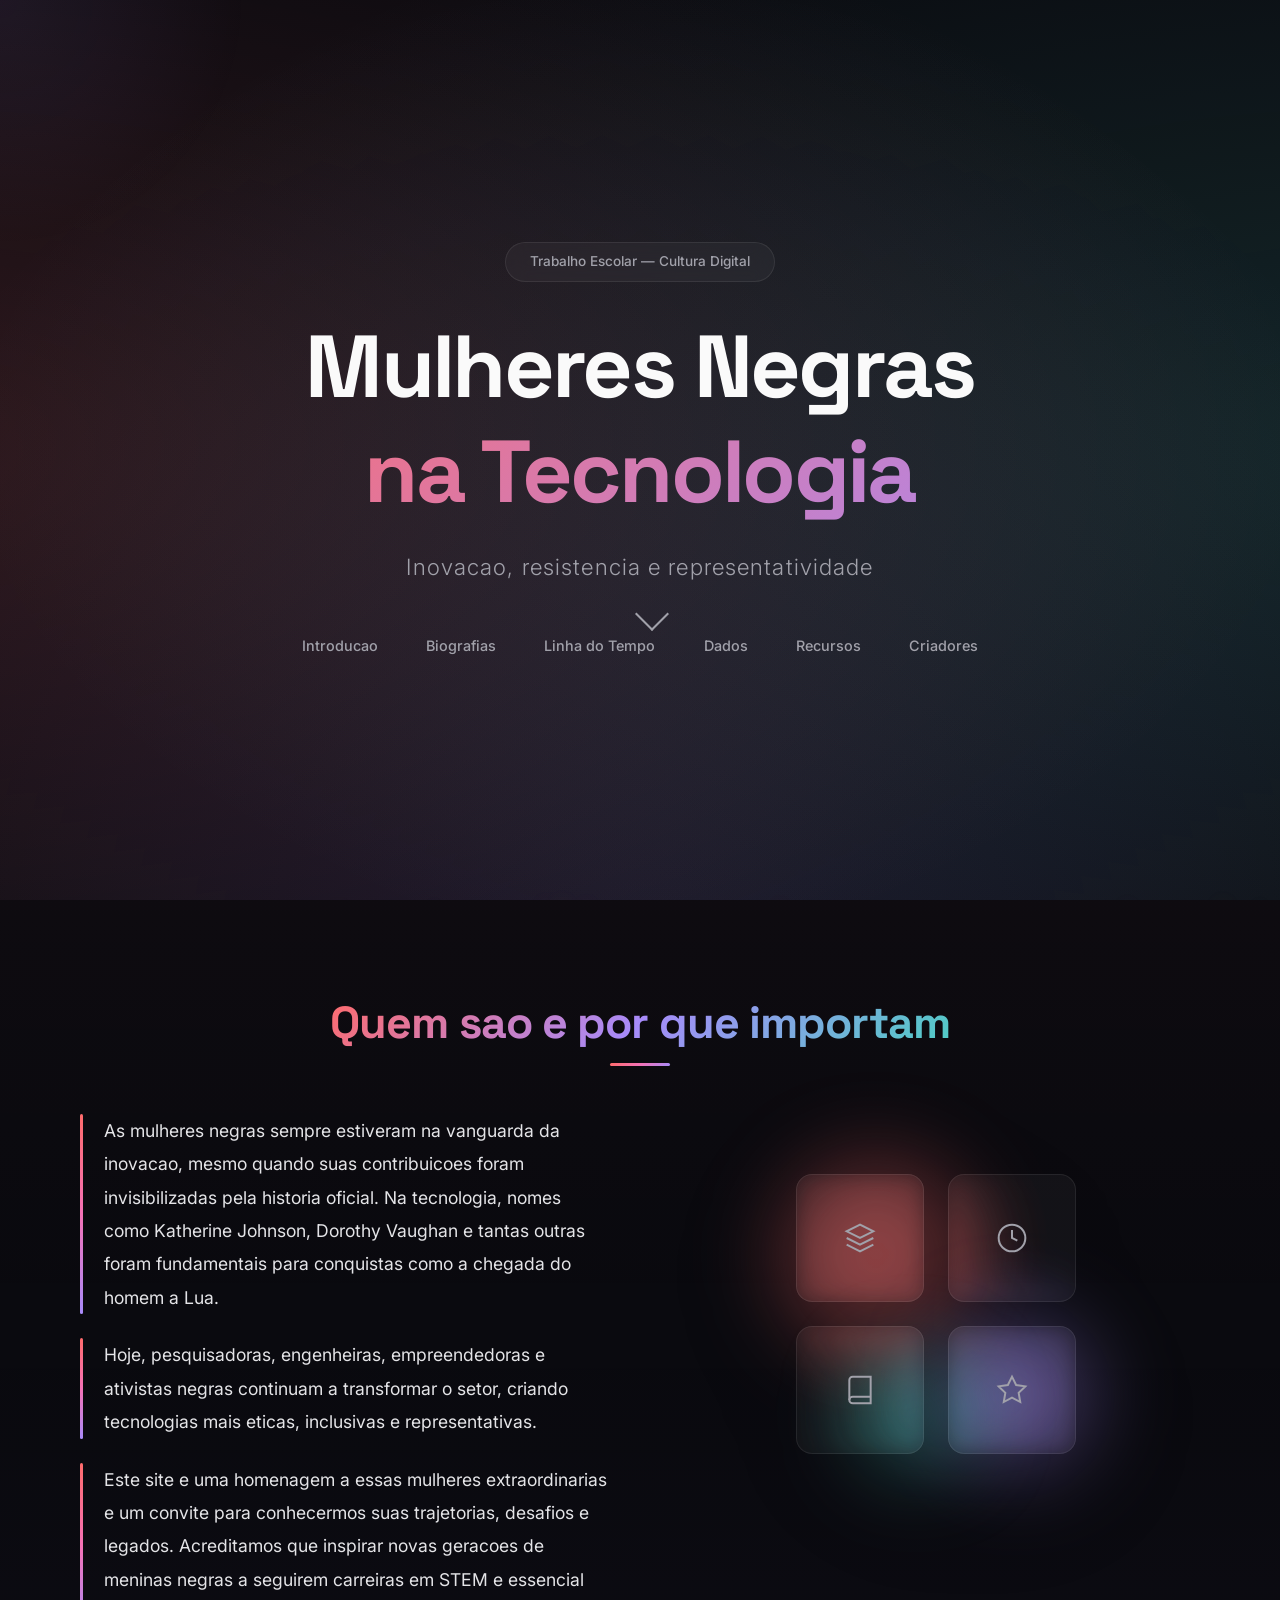
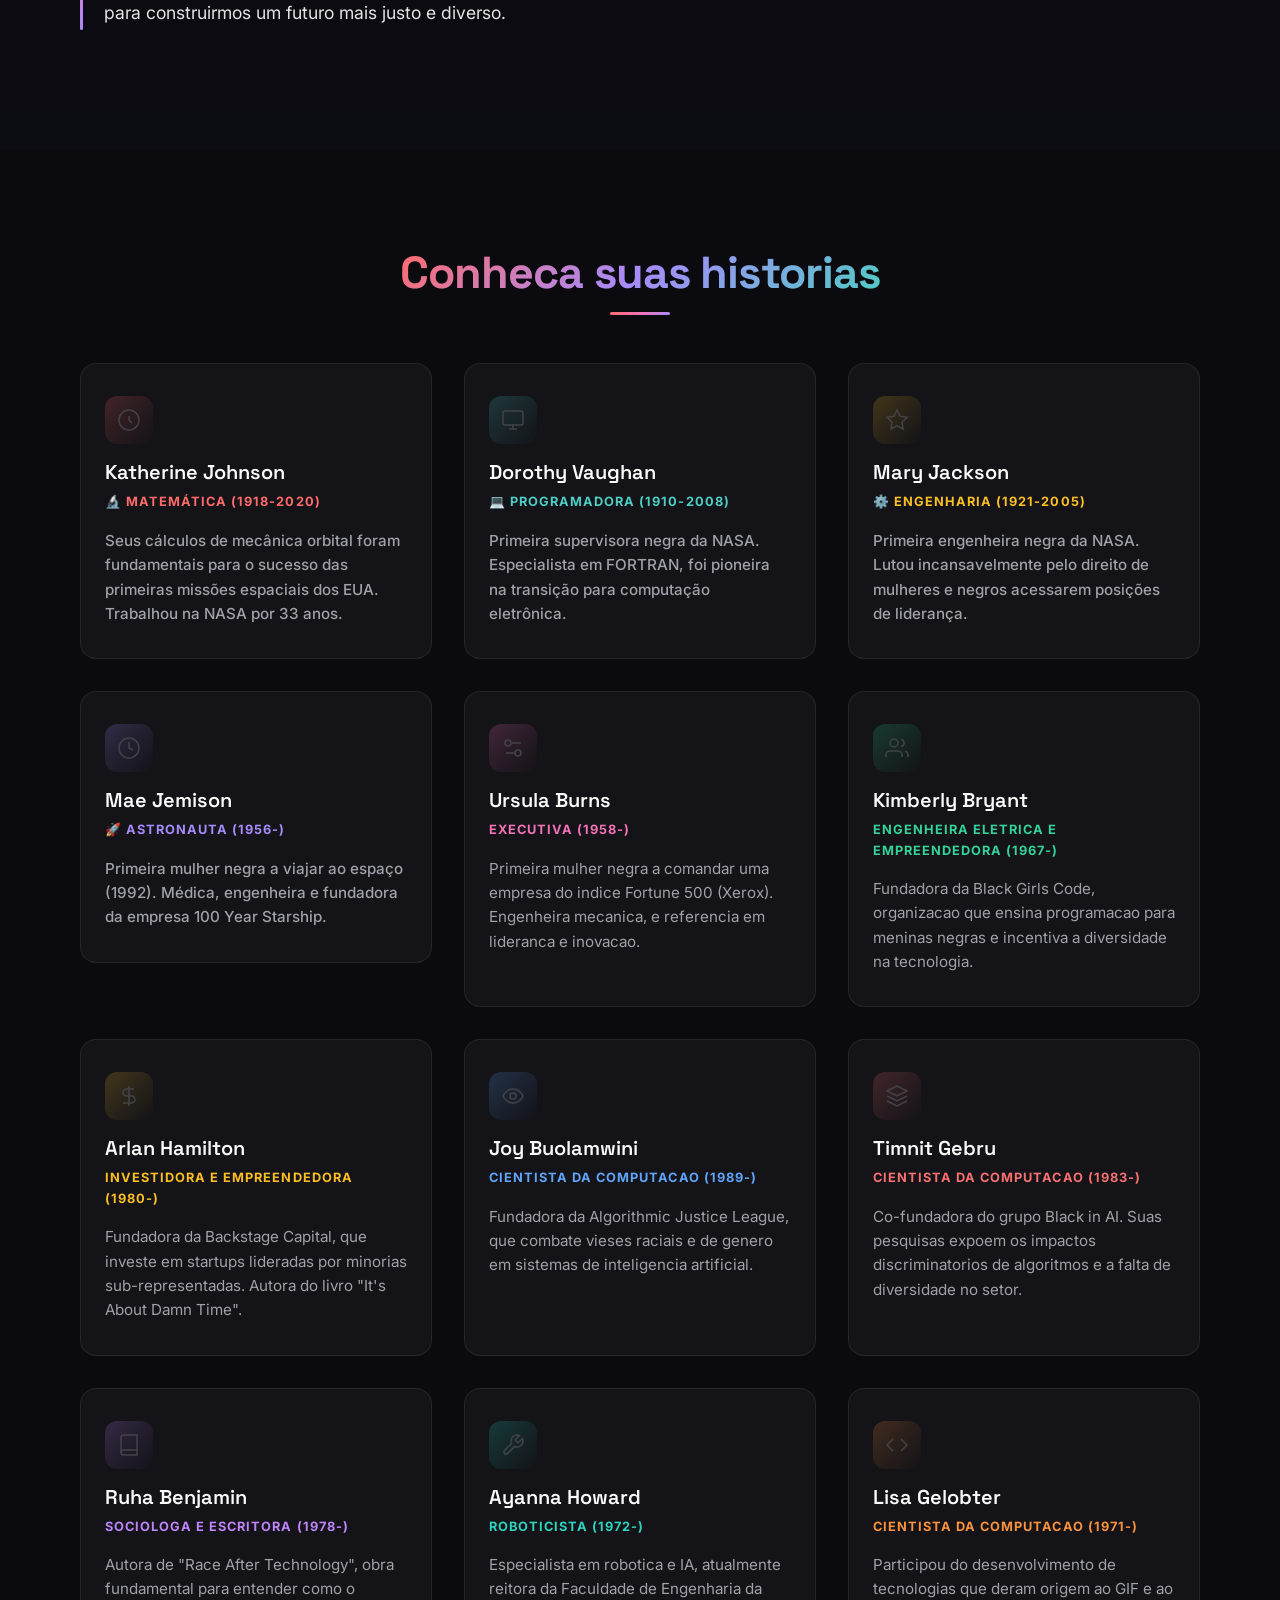
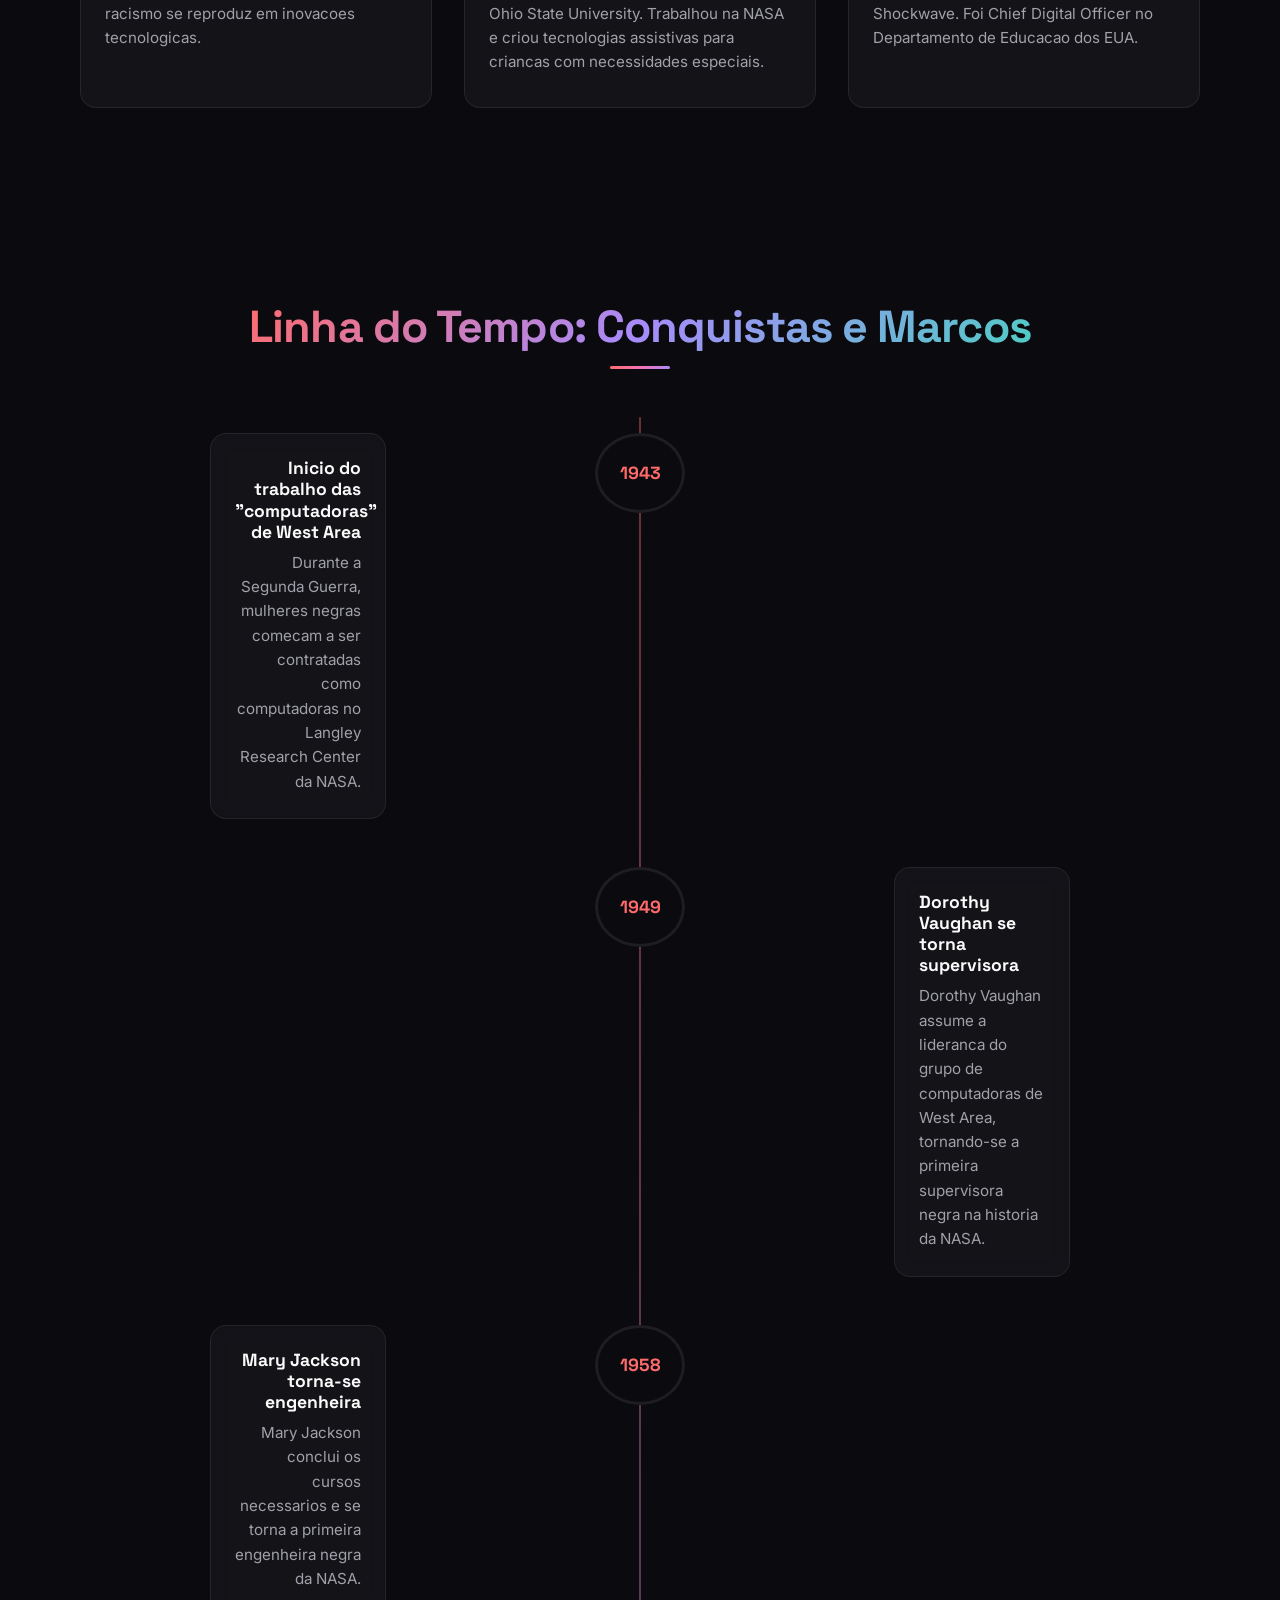
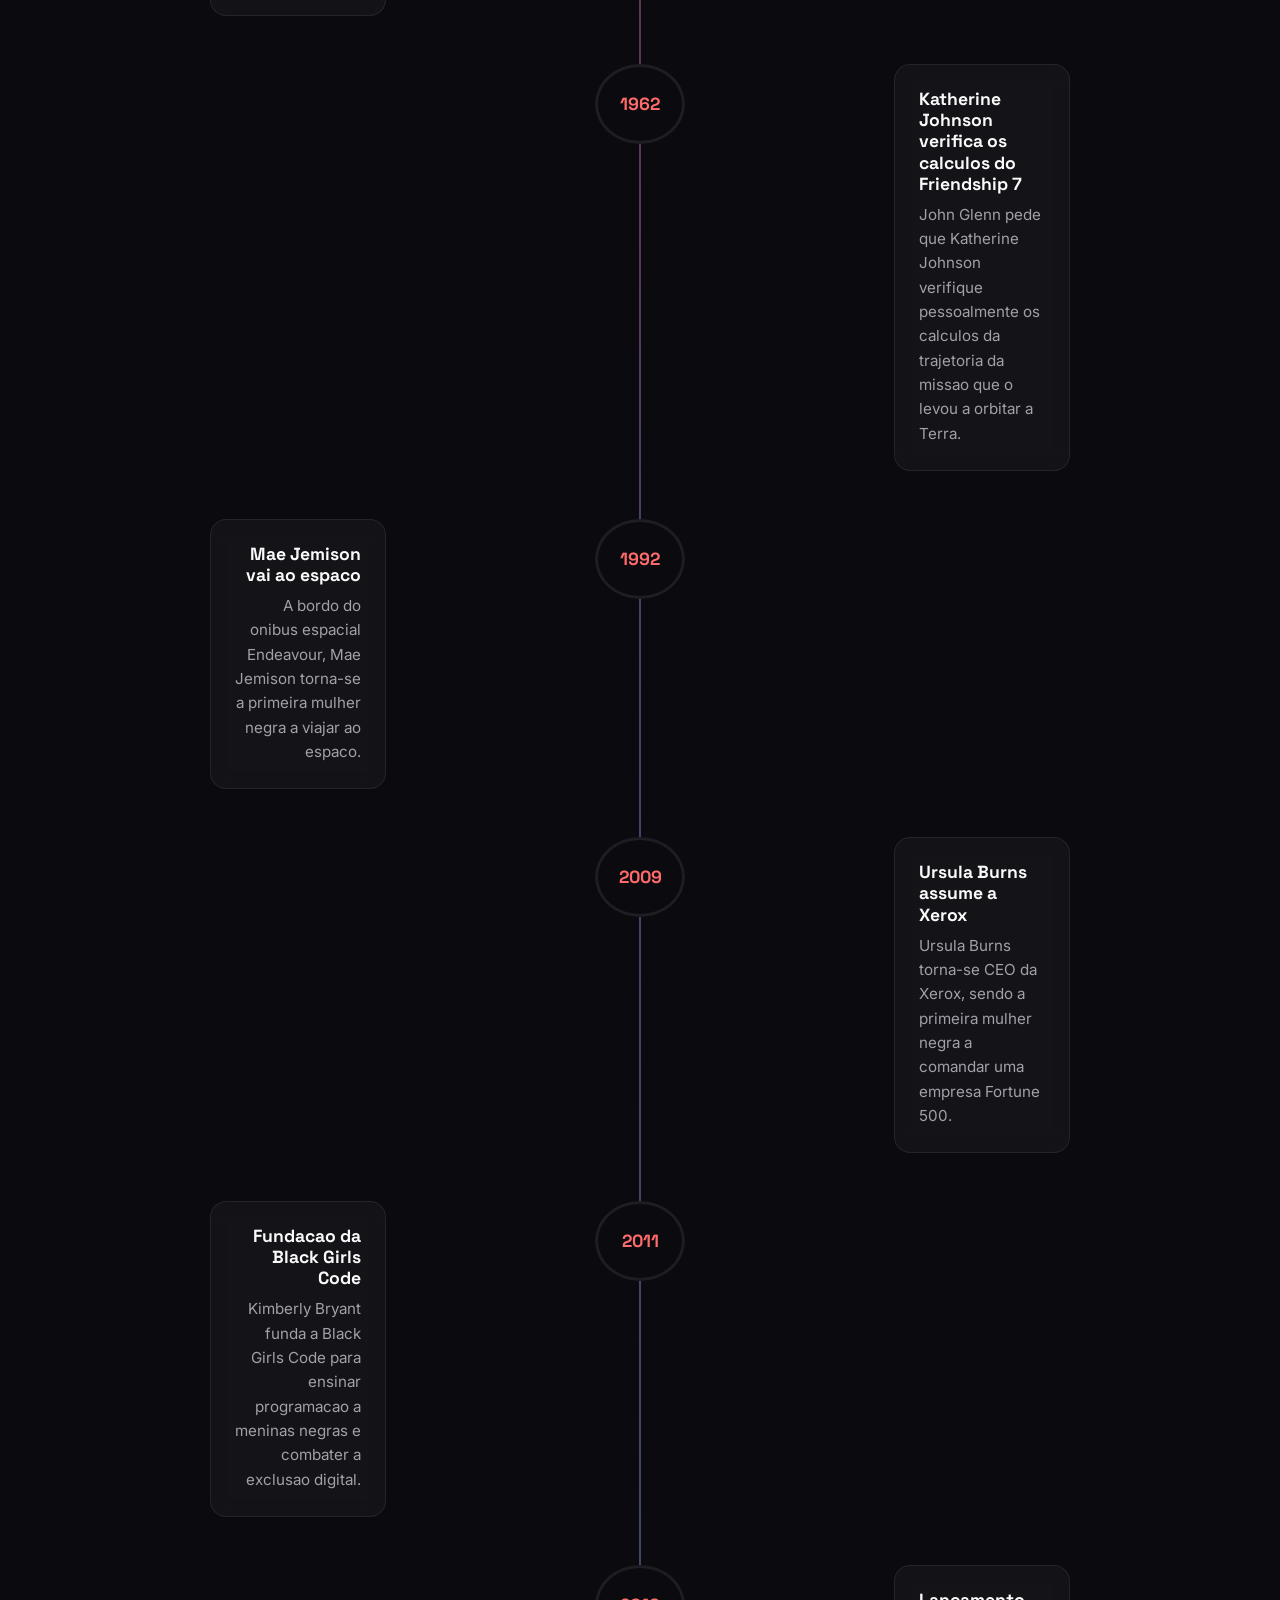
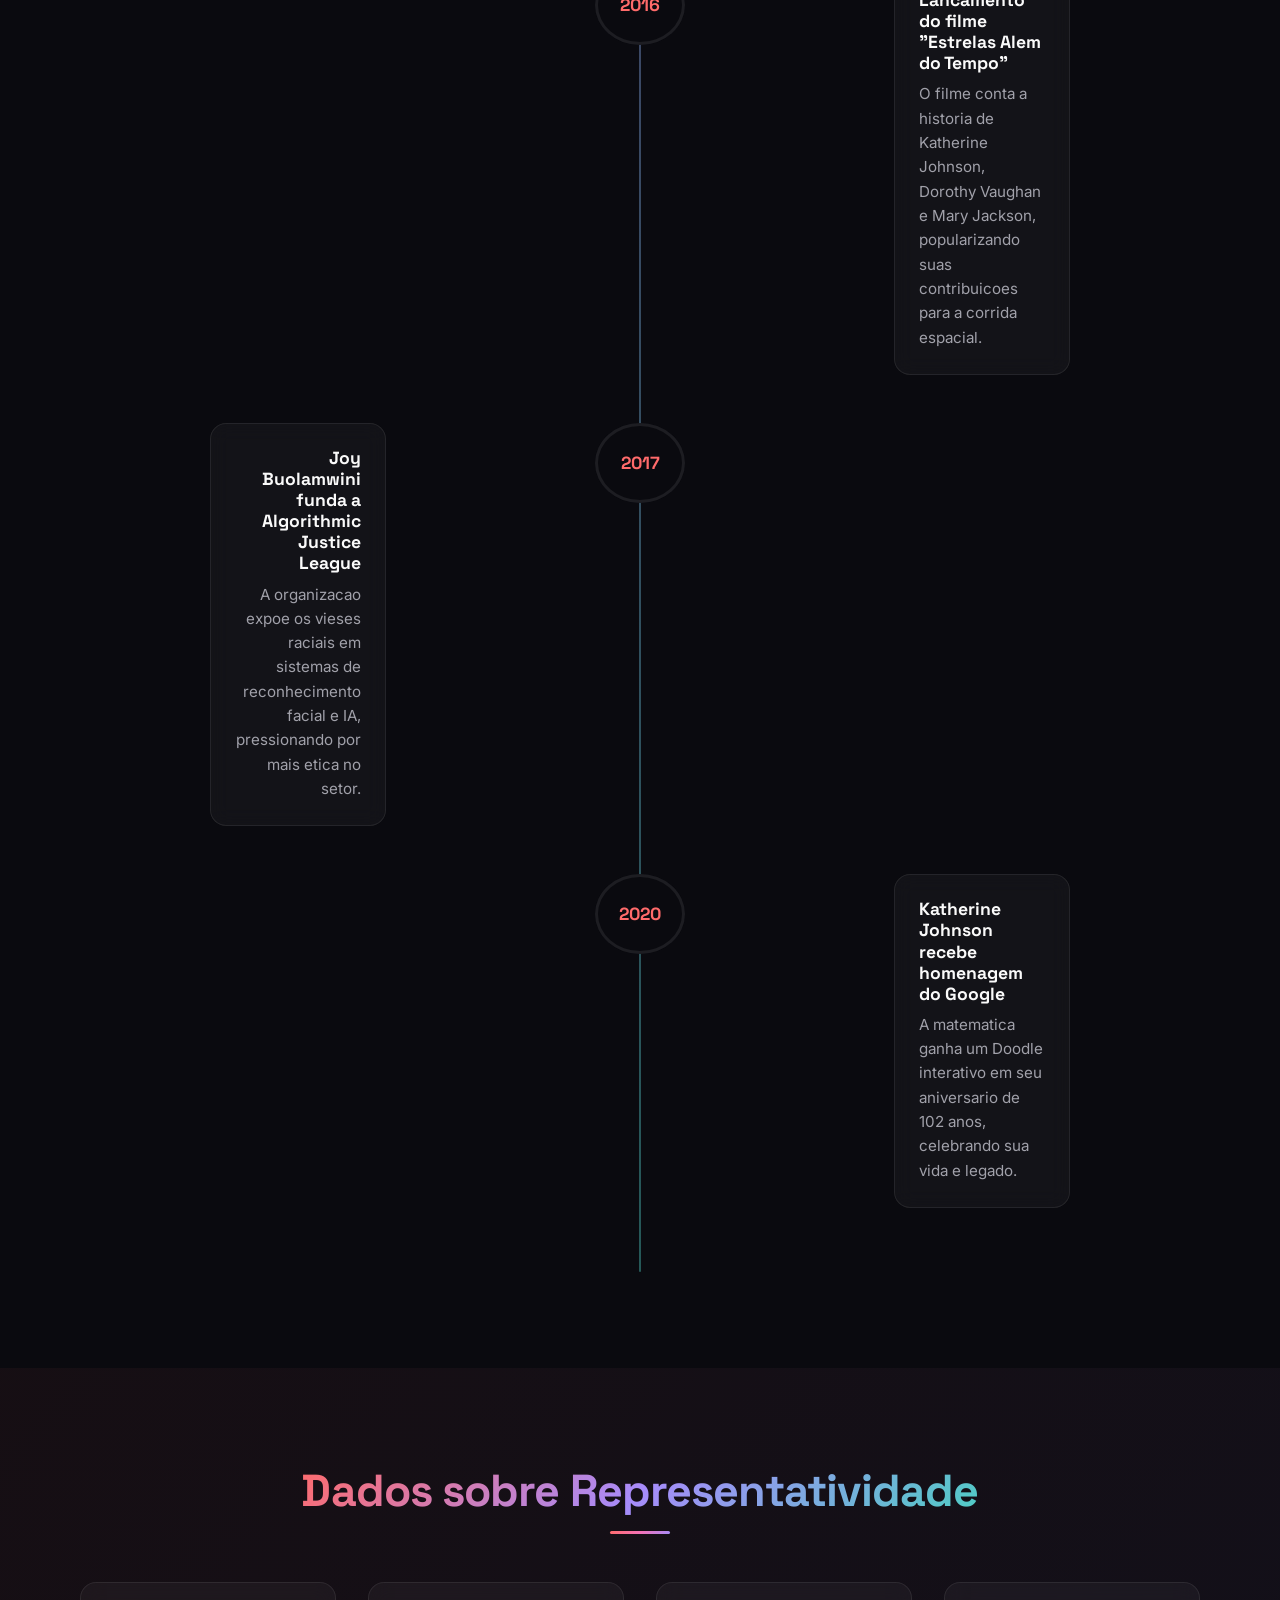
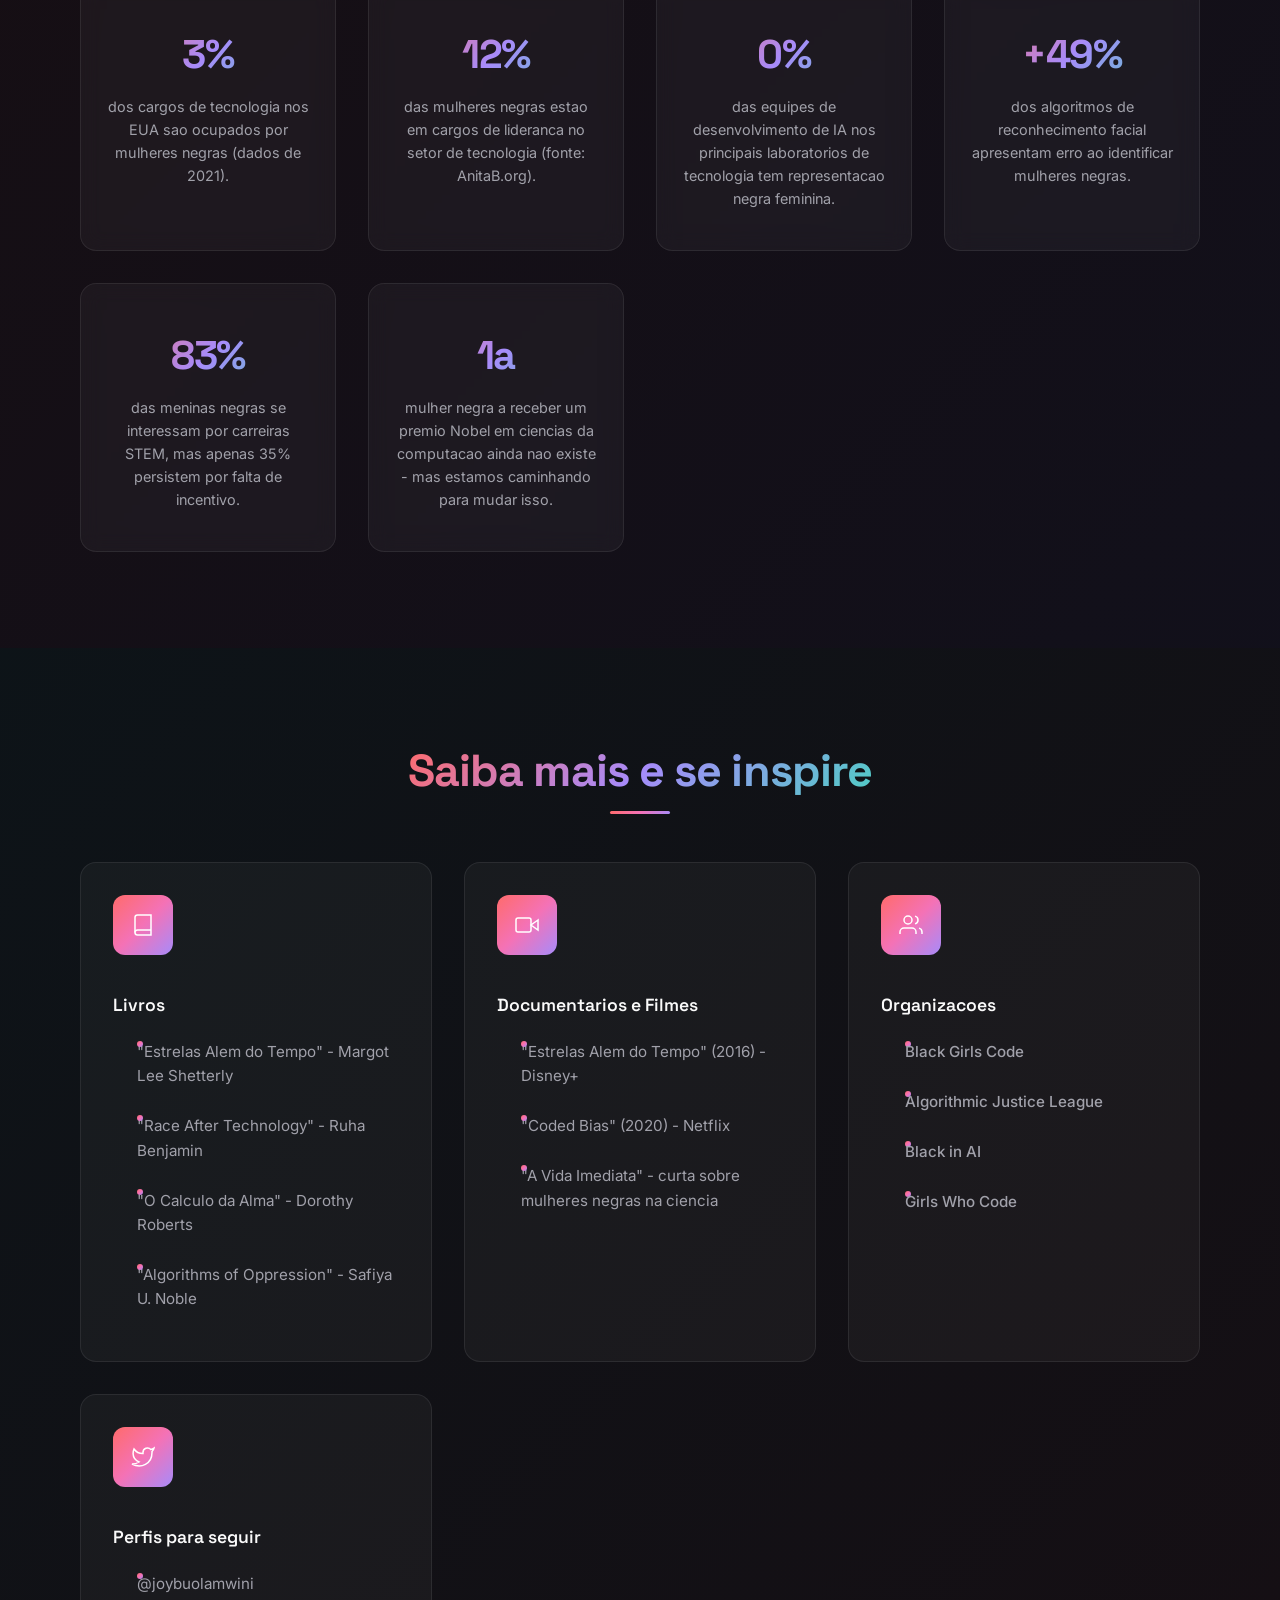
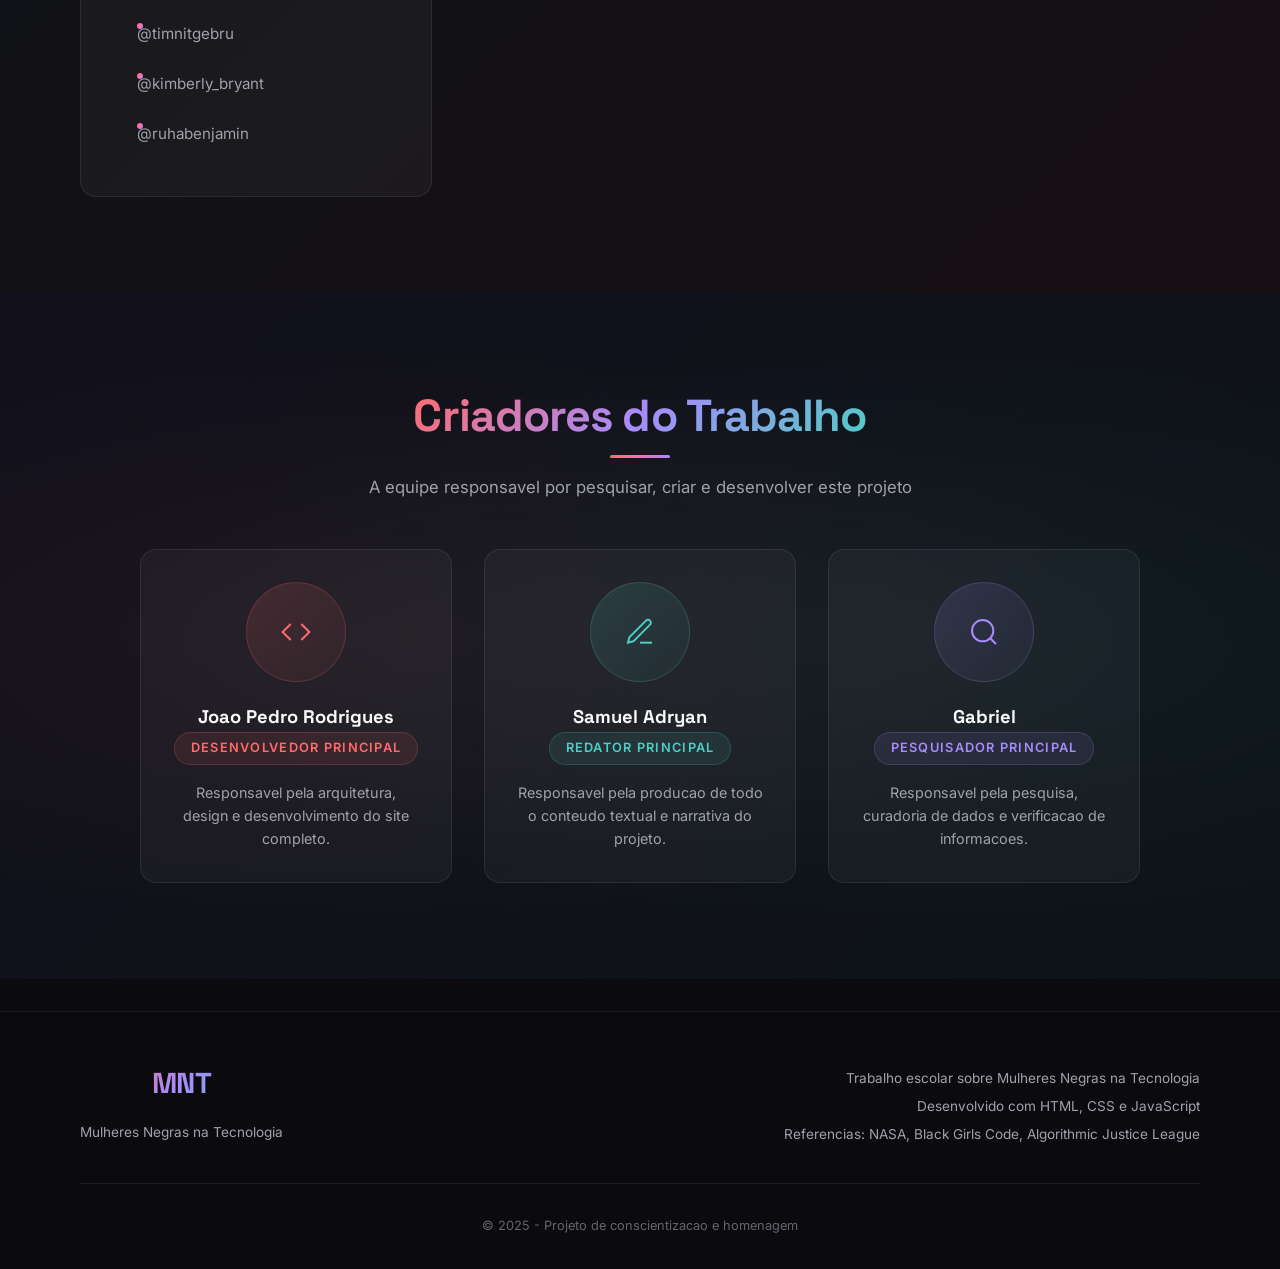
<file: index.html>
<!DOCTYPE html>
<html lang="pt-BR">
<head>
    <meta charset="UTF-8">
    <meta name="viewport" content="width=device-width, initial-scale=1.0">
    <meta name="description" content="Homenagem às Mulheres Negras que transformaram a Tecnologia. Conheça as histórias de Katherine Johnson, Dorothy Vaughan, Mae Jemison e muitas outras pioneiras.">
    <title>Mulheres Negras na Tecnologia | Pioneiras da Inovação</title>
    
    <link rel="preconnect" href="https://fonts.googleapis.com">
    <link rel="preconnect" href="https://fonts.gstatic.com" crossorigin>
    <link href="https://fonts.googleapis.com/css2?family=Space+Grotesk:wght@300;400;500;600;700&family=Inter:wght@300;400;500;600;700&display=swap" rel="stylesheet">
    
    <link rel="stylesheet" href="design/global.css">
    <link rel="stylesheet" href="design/components.css">
    <link rel="stylesheet" href="design/homepage.css">
    <link rel="stylesheet" href="design/themes.css">
</head>
<body>
    <div id="particles-bg" class="particles-bg" aria-hidden="true"></div>
    <div id="cursor-glow" class="cursor-glow" aria-hidden="true"></div>

    <header class="cabecalho">
        <div class="container">
            <div class="cabecalho-badge">Trabalho Escolar &mdash; Cultura Digital</div>
            <h1 class="titulo-principal">
                <span class="titulo-linha">Mulheres Negras</span>
                <span class="titulo-linha titulo-destaque">na Tecnologia</span>
            </h1>
            <p class="subtitulo">Inovacao, resistencia e representatividade</p>
            <nav class="navegacao" aria-label="Menu principal">
                <ul class="menu">
                    <li><a href="#introducao">Introducao</a></li>
                    <li><a href="#biografias">Biografias</a></li>
                    <li><a href="#linha-do-tempo">Linha do Tempo</a></li>
                    <li><a href="#estatisticas">Dados</a></li>
                    <li><a href="#recursos">Recursos</a></li>
                    <li><a href="#criadores">Criadores</a></li>
                </ul>
            </nav>
            <div class="scroll-indicator" aria-hidden="true">
                <div class="scroll-arrow"></div>
            </div>
        </div>
    </header>

    <main>
        <section id="introducao" class="secao introducao">
            <div class="container">
                <h2 class="titulo-secao"><span>Quem sao e por que importam</span></h2>
                <div class="conteudo-introducao">
                    <div class="texto-introducao">
                        <p>As mulheres negras sempre estiveram na vanguarda da inovacao, mesmo quando suas contribuicoes foram invisibilizadas pela historia oficial. Na tecnologia, nomes como Katherine Johnson, Dorothy Vaughan e tantas outras foram fundamentais para conquistas como a chegada do homem a Lua.</p>
                        <p>Hoje, pesquisadoras, engenheiras, empreendedoras e ativistas negras continuam a transformar o setor, criando tecnologias mais eticas, inclusivas e representativas.</p>
                        <p>Este site e uma homenagem a essas mulheres extraordinarias e um convite para conhecermos suas trajetorias, desafios e legados. Acreditamos que inspirar novas geracoes de meninas negras a seguirem carreiras em STEM e essencial para construirmos um futuro mais justo e diverso.</p>
                    </div>
                    <div class="imagem-introducao">
                        <div class="intro-visual">
                            <div class="intro-orb orb-1" aria-hidden="true"></div>
                            <div class="intro-orb orb-2" aria-hidden="true"></div>
                            <div class="intro-orb orb-3" aria-hidden="true"></div>
                            <div class="intro-icon-grid" aria-hidden="true">
                                <div class="icon-cell">
                                    <svg viewBox="0 0 24 24" fill="none" stroke="currentColor" stroke-width="1.5"><path d="M12 2L2 7l10 5 10-5-10-5zM2 17l10 5 10-5M2 12l10 5 10-5"/></svg>
                                </div>
                                <div class="icon-cell">
                                    <svg viewBox="0 0 24 24" fill="none" stroke="currentColor" stroke-width="1.5"><circle cx="12" cy="12" r="10"/><path d="M12 6v6l4 2"/></svg>
                                </div>
                                <div class="icon-cell">
                                    <svg viewBox="0 0 24 24" fill="none" stroke="currentColor" stroke-width="1.5"><path d="M4 19.5A2.5 2.5 0 016.5 17H20"/><path d="M6.5 2H20v20H6.5A2.5 2.5 0 014 19.5v-15A2.5 2.5 0 016.5 2z"/></svg>
                                </div>
                                <div class="icon-cell">
                                    <svg viewBox="0 0 24 24" fill="none" stroke="currentColor" stroke-width="1.5"><path d="M12 2l3.09 6.26L22 9.27l-5 4.87 1.18 6.88L12 17.77l-6.18 3.25L7 14.14 2 9.27l6.91-1.01L12 2z"/></svg>
                                </div>
                            </div>
                        </div>
                    </div>
                </div>
            </div>
        </section>

        <section id="biografias" class="secao biografias">
            <div class="container">
                <h2 class="titulo-secao"><span>Conheca suas historias</span></h2>
                <div class="grid-cards">
                    <a href="katherine-johnson.html" style="text-decoration: none;">
                        <article class="card" style="--card-accent: #FF6B6B;">
                            <div class="card-glow" aria-hidden="true"></div>
                            <div class="card-conteudo">
                                <div class="card-icon-wrap"><svg viewBox="0 0 24 24" fill="none" stroke="currentColor" stroke-width="1.5"><circle cx="12" cy="12" r="10"/><path d="M12 8v4l3 3"/></svg></div>
                                <h3 class="card-titulo">Katherine Johnson</h3>
                                <p class="card-area">🔬 Matemática (1918-2020)</p>
                                <p class="card-descricao">Seus cálculos de mecânica orbital foram fundamentais para o sucesso das primeiras missões espaciais dos EUA. Trabalhou na NASA por 33 anos.</p>
                            </div>
                        </article>
                    </a>

                    <a href="dorothy-vaughan.html" style="text-decoration: none;">
                        <article class="card" style="--card-accent: #4ECDC4;">
                            <div class="card-glow" aria-hidden="true"></div>
                            <div class="card-conteudo">
                                <div class="card-icon-wrap"><svg viewBox="0 0 24 24" fill="none" stroke="currentColor" stroke-width="1.5"><rect x="2" y="3" width="20" height="14" rx="2"/><line x1="8" y1="21" x2="16" y2="21"/><line x1="12" y1="17" x2="12" y2="21"/></svg></div>
                                <h3 class="card-titulo">Dorothy Vaughan</h3>
                                <p class="card-area">💻 Programadora (1910-2008)</p>
                                <p class="card-descricao">Primeira supervisora negra da NASA. Especialista em FORTRAN, foi pioneira na transição para computação eletrônica.</p>
                            </div>
                        </article>
                    </a>

                    <a href="mary-jackson.html" style="text-decoration: none;">
                        <article class="card" style="--card-accent: #FBBF24;">
                            <div class="card-glow" aria-hidden="true"></div>
                            <div class="card-conteudo">
                                <div class="card-icon-wrap"><svg viewBox="0 0 24 24" fill="none" stroke="currentColor" stroke-width="1.5"><path d="M12 2l3.09 6.26L22 9.27l-5 4.87 1.18 6.88L12 17.77l-6.18 3.25L7 14.14 2 9.27l6.91-1.01L12 2z"/></svg></div>
                                <h3 class="card-titulo">Mary Jackson</h3>
                                <p class="card-area">⚙️ Engenharia (1921-2005)</p>
                                <p class="card-descricao">Primeira engenheira negra da NASA. Lutou incansavelmente pelo direito de mulheres e negros acessarem posições de liderança.</p>
                            </div>
                        </article>
                    </a>

                    <a href="mae-jemison.html" style="text-decoration: none;">
                        <article class="card" style="--card-accent: #A78BFA;">
                            <div class="card-glow" aria-hidden="true"></div>
                            <div class="card-conteudo">
                                <div class="card-icon-wrap"><svg viewBox="0 0 24 24" fill="none" stroke="currentColor" stroke-width="1.5"><path d="M12 2C6.5 2 2 6.5 2 12s4.5 10 10 10 10-4.5 10-10S17.5 2 12 2z"/><path d="M12 6v6l4 2"/></svg></div>
                                <h3 class="card-titulo">Mae Jemison</h3>
                                <p class="card-area">🚀 Astronauta (1956-)</p>
                                <p class="card-descricao">Primeira mulher negra a viajar ao espaço (1992). Médica, engenheira e fundadora da empresa 100 Year Starship.</p>
                            </div>
                        </article>
                    </a>

                    <article class="card" style="--card-accent: #F472B6;">
                        <div class="card-glow" aria-hidden="true"></div>
                        <div class="card-conteudo">
                            <div class="card-icon-wrap"><svg viewBox="0 0 24 24" fill="none" stroke="currentColor" stroke-width="1.5"><path d="M20 7h-9"/><path d="M14 17H5"/><circle cx="17" cy="17" r="3"/><circle cx="7" cy="7" r="3"/></svg></div>
                            <h3 class="card-titulo">Ursula Burns</h3>
                            <p class="card-area">Executiva (1958-)</p>
                            <p class="card-descricao">Primeira mulher negra a comandar uma empresa do indice Fortune 500 (Xerox). Engenheira mecanica, e referencia em lideranca e inovacao.</p>
                        </div>
                    </article>

                    <article class="card" style="--card-accent: #34D399;">
                        <div class="card-glow" aria-hidden="true"></div>
                        <div class="card-conteudo">
                            <div class="card-icon-wrap"><svg viewBox="0 0 24 24" fill="none" stroke="currentColor" stroke-width="1.5"><path d="M17 21v-2a4 4 0 00-4-4H5a4 4 0 00-4 4v2"/><circle cx="9" cy="7" r="4"/><path d="M23 21v-2a4 4 0 00-3-3.87"/><path d="M16 3.13a4 4 0 010 7.75"/></svg></div>
                            <h3 class="card-titulo">Kimberly Bryant</h3>
                            <p class="card-area">Engenheira Eletrica e Empreendedora (1967-)</p>
                            <p class="card-descricao">Fundadora da Black Girls Code, organizacao que ensina programacao para meninas negras e incentiva a diversidade na tecnologia.</p>
                        </div>
                    </article>

                    <article class="card" style="--card-accent: #FBBF24;">
                        <div class="card-glow" aria-hidden="true"></div>
                        <div class="card-conteudo">
                            <div class="card-icon-wrap"><svg viewBox="0 0 24 24" fill="none" stroke="currentColor" stroke-width="1.5"><path d="M12 2v20M17 5H9.5a3.5 3.5 0 000 7h5a3.5 3.5 0 010 7H6"/></svg></div>
                            <h3 class="card-titulo">Arlan Hamilton</h3>
                            <p class="card-area">Investidora e Empreendedora (1980-)</p>
                            <p class="card-descricao">Fundadora da Backstage Capital, que investe em startups lideradas por minorias sub-representadas. Autora do livro "It's About Damn Time".</p>
                        </div>
                    </article>

                    <article class="card" style="--card-accent: #60A5FA;">
                        <div class="card-glow" aria-hidden="true"></div>
                        <div class="card-conteudo">
                            <div class="card-icon-wrap"><svg viewBox="0 0 24 24" fill="none" stroke="currentColor" stroke-width="1.5"><path d="M2 12s3-7 10-7 10 7 10 7-3 7-10 7-10-7-10-7z"/><circle cx="12" cy="12" r="3"/></svg></div>
                            <h3 class="card-titulo">Joy Buolamwini</h3>
                            <p class="card-area">Cientista da Computacao (1989-)</p>
                            <p class="card-descricao">Fundadora da Algorithmic Justice League, que combate vieses raciais e de genero em sistemas de inteligencia artificial.</p>
                        </div>
                    </article>

                    <article class="card" style="--card-accent: #F87171;">
                        <div class="card-glow" aria-hidden="true"></div>
                        <div class="card-conteudo">
                            <div class="card-icon-wrap"><svg viewBox="0 0 24 24" fill="none" stroke="currentColor" stroke-width="1.5"><path d="M12 2L2 7l10 5 10-5-10-5zM2 17l10 5 10-5M2 12l10 5 10-5"/></svg></div>
                            <h3 class="card-titulo">Timnit Gebru</h3>
                            <p class="card-area">Cientista da Computacao (1983-)</p>
                            <p class="card-descricao">Co-fundadora do grupo Black in AI. Suas pesquisas expoem os impactos discriminatorios de algoritmos e a falta de diversidade no setor.</p>
                        </div>
                    </article>

                    <article class="card" style="--card-accent: #C084FC;">
                        <div class="card-glow" aria-hidden="true"></div>
                        <div class="card-conteudo">
                            <div class="card-icon-wrap"><svg viewBox="0 0 24 24" fill="none" stroke="currentColor" stroke-width="1.5"><path d="M4 19.5A2.5 2.5 0 016.5 17H20"/><path d="M6.5 2H20v20H6.5A2.5 2.5 0 014 19.5v-15A2.5 2.5 0 016.5 2z"/></svg></div>
                            <h3 class="card-titulo">Ruha Benjamin</h3>
                            <p class="card-area">Sociologa e Escritora (1978-)</p>
                            <p class="card-descricao">Autora de "Race After Technology", obra fundamental para entender como o racismo se reproduz em inovacoes tecnologicas.</p>
                        </div>
                    </article>

                    <article class="card" style="--card-accent: #2DD4BF;">
                        <div class="card-glow" aria-hidden="true"></div>
                        <div class="card-conteudo">
                            <div class="card-icon-wrap"><svg viewBox="0 0 24 24" fill="none" stroke="currentColor" stroke-width="1.5"><path d="M14.7 6.3a1 1 0 000 1.4l1.6 1.6a1 1 0 001.4 0l3.77-3.77a6 6 0 01-7.94 7.94l-6.91 6.91a2.12 2.12 0 01-3-3l6.91-6.91a6 6 0 017.94-7.94l-3.76 3.76z"/></svg></div>
                            <h3 class="card-titulo">Ayanna Howard</h3>
                            <p class="card-area">Roboticista (1972-)</p>
                            <p class="card-descricao">Especialista em robotica e IA, atualmente reitora da Faculdade de Engenharia da Ohio State University. Trabalhou na NASA e criou tecnologias assistivas para criancas com necessidades especiais.</p>
                        </div>
                    </article>

                    <article class="card" style="--card-accent: #FB923C;">
                        <div class="card-glow" aria-hidden="true"></div>
                        <div class="card-conteudo">
                            <div class="card-icon-wrap"><svg viewBox="0 0 24 24" fill="none" stroke="currentColor" stroke-width="1.5"><polyline points="16 18 22 12 16 6"/><polyline points="8 6 2 12 8 18"/></svg></div>
                            <h3 class="card-titulo">Lisa Gelobter</h3>
                            <p class="card-area">Cientista da Computacao (1971-)</p>
                            <p class="card-descricao">Participou do desenvolvimento de tecnologias que deram origem ao GIF e ao Shockwave. Foi Chief Digital Officer no Departamento de Educacao dos EUA.</p>
                        </div>
                    </article>
                </div>
            </div>
        </section>

        <section id="linha-do-tempo" class="secao linha-do-tempo">
            <div class="container">
                <h2 class="titulo-secao"><span>Linha do Tempo: Conquistas e Marcos</span></h2>
                <div class="timeline">
                    <div class="timeline-item">
                        <div class="timeline-data">1943</div>
                        <div class="timeline-conteudo">
                            <h3>Inicio do trabalho das "computadoras" de West Area</h3>
                            <p>Durante a Segunda Guerra, mulheres negras comecam a ser contratadas como computadoras no Langley Research Center da NASA.</p>
                        </div>
                    </div>
                    <div class="timeline-item">
                        <div class="timeline-data">1949</div>
                        <div class="timeline-conteudo">
                            <h3>Dorothy Vaughan se torna supervisora</h3>
                            <p>Dorothy Vaughan assume a lideranca do grupo de computadoras de West Area, tornando-se a primeira supervisora negra na historia da NASA.</p>
                        </div>
                    </div>
                    <div class="timeline-item">
                        <div class="timeline-data">1958</div>
                        <div class="timeline-conteudo">
                            <h3>Mary Jackson torna-se engenheira</h3>
                            <p>Mary Jackson conclui os cursos necessarios e se torna a primeira engenheira negra da NASA.</p>
                        </div>
                    </div>
                    <div class="timeline-item">
                        <div class="timeline-data">1962</div>
                        <div class="timeline-conteudo">
                            <h3>Katherine Johnson verifica os calculos do Friendship 7</h3>
                            <p>John Glenn pede que Katherine Johnson verifique pessoalmente os calculos da trajetoria da missao que o levou a orbitar a Terra.</p>
                        </div>
                    </div>
                    <div class="timeline-item">
                        <div class="timeline-data">1992</div>
                        <div class="timeline-conteudo">
                            <h3>Mae Jemison vai ao espaco</h3>
                            <p>A bordo do onibus espacial Endeavour, Mae Jemison torna-se a primeira mulher negra a viajar ao espaco.</p>
                        </div>
                    </div>
                    <div class="timeline-item">
                        <div class="timeline-data">2009</div>
                        <div class="timeline-conteudo">
                            <h3>Ursula Burns assume a Xerox</h3>
                            <p>Ursula Burns torna-se CEO da Xerox, sendo a primeira mulher negra a comandar uma empresa Fortune 500.</p>
                        </div>
                    </div>
                    <div class="timeline-item">
                        <div class="timeline-data">2011</div>
                        <div class="timeline-conteudo">
                            <h3>Fundacao da Black Girls Code</h3>
                            <p>Kimberly Bryant funda a Black Girls Code para ensinar programacao a meninas negras e combater a exclusao digital.</p>
                        </div>
                    </div>
                    <div class="timeline-item">
                        <div class="timeline-data">2016</div>
                        <div class="timeline-conteudo">
                            <h3>Lancamento do filme "Estrelas Alem do Tempo"</h3>
                            <p>O filme conta a historia de Katherine Johnson, Dorothy Vaughan e Mary Jackson, popularizando suas contribuicoes para a corrida espacial.</p>
                        </div>
                    </div>
                    <div class="timeline-item">
                        <div class="timeline-data">2017</div>
                        <div class="timeline-conteudo">
                            <h3>Joy Buolamwini funda a Algorithmic Justice League</h3>
                            <p>A organizacao expoe os vieses raciais em sistemas de reconhecimento facial e IA, pressionando por mais etica no setor.</p>
                        </div>
                    </div>
                    <div class="timeline-item">
                        <div class="timeline-data">2020</div>
                        <div class="timeline-conteudo">
                            <h3>Katherine Johnson recebe homenagem do Google</h3>
                            <p>A matematica ganha um Doodle interativo em seu aniversario de 102 anos, celebrando sua vida e legado.</p>
                        </div>
                    </div>
                </div>
            </div>
        </section>

        <section id="estatisticas" class="secao estatisticas">
            <div class="container">
                <h2 class="titulo-secao"><span>Dados sobre Representatividade</span></h2>
                <div class="grid-stats">
                    <div class="card-estatistica">
                        <span class="numero" data-valor="3" data-sufixo="%">3%</span>
                        <p class="descricao-estatistica">dos cargos de tecnologia nos EUA sao ocupados por mulheres negras (dados de 2021).</p>
                    </div>
                    <div class="card-estatistica">
                        <span class="numero" data-valor="12" data-sufixo="%">12%</span>
                        <p class="descricao-estatistica">das mulheres negras estao em cargos de lideranca no setor de tecnologia (fonte: AnitaB.org).</p>
                    </div>
                    <div class="card-estatistica">
                        <span class="numero" data-valor="0" data-sufixo="%">0%</span>
                        <p class="descricao-estatistica">das equipes de desenvolvimento de IA nos principais laboratorios de tecnologia tem representacao negra feminina.</p>
                    </div>
                    <div class="card-estatistica">
                        <span class="numero" data-valor="50" data-sufixo="%" data-prefixo="+">+50%</span>
                        <p class="descricao-estatistica">dos algoritmos de reconhecimento facial apresentam erro ao identificar mulheres negras.</p>
                    </div>
                    <div class="card-estatistica">
                        <span class="numero" data-valor="85" data-sufixo="%">85%</span>
                        <p class="descricao-estatistica">das meninas negras se interessam por carreiras STEM, mas apenas 35% persistem por falta de incentivo.</p>
                    </div>
                    <div class="card-estatistica">
                        <span class="numero estatistica-texto">1a</span>
                        <p class="descricao-estatistica">mulher negra a receber um premio Nobel em ciencias da computacao ainda nao existe - mas estamos caminhando para mudar isso.</p>
                    </div>
                </div>
            </div>
        </section>

        <section id="recursos" class="secao recursos">
            <div class="container">
                <h2 class="titulo-secao"><span>Saiba mais e se inspire</span></h2>
                <div class="resources-grid">
                    <div class="recurso">
                        <div class="recurso-icon" aria-hidden="true">
                            <svg viewBox="0 0 24 24" fill="none" stroke="currentColor" stroke-width="1.5"><path d="M4 19.5A2.5 2.5 0 016.5 17H20"/><path d="M6.5 2H20v20H6.5A2.5 2.5 0 014 19.5v-15A2.5 2.5 0 016.5 2z"/></svg>
                        </div>
                        <div class="recurso-content">
                            <h3>Livros</h3>
                            <ul style="margin: 0.5rem 0 0 0; padding-left: 1.5rem; color: var(--cor-texto-muted); font-size: 0.95rem;">
                                <li>"Estrelas Alem do Tempo" - Margot Lee Shetterly</li>
                                <li>"Race After Technology" - Ruha Benjamin</li>
                                <li>"O Calculo da Alma" - Dorothy Roberts</li>
                                <li>"Algorithms of Oppression" - Safiya U. Noble</li>
                            </ul>
                        </div>
                    </div>

                    <div class="recurso">
                        <div class="recurso-icon" aria-hidden="true">
                            <svg viewBox="0 0 24 24" fill="none" stroke="currentColor" stroke-width="1.5"><polygon points="23 7 16 12 23 17 23 7"/><rect x="1" y="5" width="15" height="14" rx="2" ry="2"/></svg>
                        </div>
                        <div class="recurso-content">
                            <h3>Documentarios e Filmes</h3>
                            <ul style="margin: 0.5rem 0 0 0; padding-left: 1.5rem; color: var(--cor-texto-muted); font-size: 0.95rem;">
                                <li>"Estrelas Alem do Tempo" (2016) - Disney+</li>
                                <li>"Coded Bias" (2020) - Netflix</li>
                                <li>"A Vida Imediata" - curta sobre mulheres negras na ciencia</li>
                            </ul>
                        </div>
                    </div>

                    <div class="recurso">
                        <div class="recurso-icon" aria-hidden="true">
                            <svg viewBox="0 0 24 24" fill="none" stroke="currentColor" stroke-width="1.5"><path d="M17 21v-2a4 4 0 00-4-4H5a4 4 0 00-4 4v2"/><circle cx="9" cy="7" r="4"/><path d="M23 21v-2a4 4 0 00-3-3.87"/><path d="M16 3.13a4 4 0 010 7.75"/></svg>
                        </div>
                        <div class="recurso-content">
                            <h3>Organizacoes</h3>
                            <ul style="margin: 0.5rem 0 0 0; padding-left: 1.5rem; color: var(--cor-texto-muted); font-size: 0.95rem;">
                                <li><a href="https://www.blackgirlscode.com" target="_blank" rel="noopener noreferrer" style="color: var(--cor-texto-muted); text-decoration: none;">Black Girls Code</a></li>
                                <li><a href="https://www.ajl.org" target="_blank" rel="noopener noreferrer" style="color: var(--cor-texto-muted); text-decoration: none;">Algorithmic Justice League</a></li>
                                <li><a href="https://www.blackinai.org" target="_blank" rel="noopener noreferrer" style="color: var(--cor-texto-muted); text-decoration: none;">Black in AI</a></li>
                                <li><a href="https://www.girlswhocode.com" target="_blank" rel="noopener noreferrer" style="color: var(--cor-texto-muted); text-decoration: none;">Girls Who Code</a></li>
                            </ul>
                        </div>
                    </div>

                    <div class="recurso">
                        <div class="recurso-icon" aria-hidden="true">
                            <svg viewBox="0 0 24 24" fill="none" stroke="currentColor" stroke-width="1.5"><path d="M23 3a10.9 10.9 0 01-3.14 1.53 4.48 4.48 0 00-7.86 3v1A10.66 10.66 0 013 4s-4 9 5 13a11.64 11.64 0 01-7 2c9 5 20 0 20-11.5a4.5 4.5 0 00-.08-.83A7.72 7.72 0 0023 3z"/></svg>
                        </div>
                        <div class="recurso-content">
                            <h3>Perfis para seguir</h3>
                            <ul style="margin: 0.5rem 0 0 0; padding-left: 1.5rem; color: var(--cor-texto-muted); font-size: 0.95rem;">
                                <li>@joybuolamwini</li>
                                <li>@timnitgebru</li>
                                <li>@kimberly_bryant</li>
                                <li>@ruhabenjamin</li>
                            </ul>
                        </div>
                    </div>
                </div>
            </div>
        </section>

        <section id="criadores" class="secao criadores">
            <div class="container">
                <h2 class="titulo-secao"><span>Criadores do Trabalho</span></h2>
                <p class="criadores-subtitulo">A equipe responsavel por pesquisar, criar e desenvolver este projeto</p>
                <div class="grid-criadores">
                    <div class="criador-card">
                        <div class="criador-avatar">
                            <svg viewBox="0 0 24 24" fill="none" stroke="currentColor" stroke-width="1.5"><polyline points="16 18 22 12 16 6"/><polyline points="8 6 2 12 8 18"/></svg>
                        </div>
                        <div class="criador-info">
                            <h3 class="criador-nome">Joao Pedro Rodrigues</h3>
                            <span class="criador-role">Desenvolvedor Principal</span>
                            <p class="criador-desc">Responsavel pela arquitetura, design e desenvolvimento do site completo.</p>
                        </div>
                        <div class="criador-decoration" aria-hidden="true"></div>
                    </div>
                    <div class="criador-card">
                        <div class="criador-avatar">
                            <svg viewBox="0 0 24 24" fill="none" stroke="currentColor" stroke-width="1.5"><path d="M12 20h9"/><path d="M16.5 3.5a2.121 2.121 0 013 3L7 19l-4 1 1-4L16.5 3.5z"/></svg>
                        </div>
                        <div class="criador-info">
                            <h3 class="criador-nome">Samuel Adryan</h3>
                            <span class="criador-role">Redator Principal</span>
                            <p class="criador-desc">Responsavel pela producao de todo o conteudo textual e narrativa do projeto.</p>
                        </div>
                        <div class="criador-decoration" aria-hidden="true"></div>
                    </div>
                    <div class="criador-card">
                        <div class="criador-avatar">
                            <svg viewBox="0 0 24 24" fill="none" stroke="currentColor" stroke-width="1.5"><circle cx="11" cy="11" r="8"/><line x1="21" y1="21" x2="16.65" y2="16.65"/></svg>
                        </div>
                        <div class="criador-info">
                            <h3 class="criador-nome">Gabriel</h3>
                            <span class="criador-role">Pesquisador Principal</span>
                            <p class="criador-desc">Responsavel pela pesquisa, curadoria de dados e verificacao de informacoes.</p>
                        </div>
                        <div class="criador-decoration" aria-hidden="true"></div>
                    </div>
                </div>
            </div>
        </section>
    </main>

    <footer class="rodape">
        <div class="container">
            <div class="rodape-conteudo">
                <div class="rodape-brand">
                    <span class="rodape-logo">MNT</span>
                    <p>Mulheres Negras na Tecnologia</p>
                </div>
                <div class="rodape-textos">
                    <p class="rodape-texto">Trabalho escolar sobre Mulheres Negras na Tecnologia</p>
                    <p class="rodape-texto">Desenvolvido com HTML, CSS e JavaScript</p>
                    <p class="rodape-texto">Referencias: NASA, Black Girls Code, Algorithmic Justice League</p>
                </div>
            </div>
            <div class="rodape-bottom">
                <p>&copy; 2025 - Projeto de conscientizacao e homenagem</p>
            </div>
        </div>
    </footer>

    <script type="module" src="animacoes/main-new.js"></script>
</body>
</html>
</file>
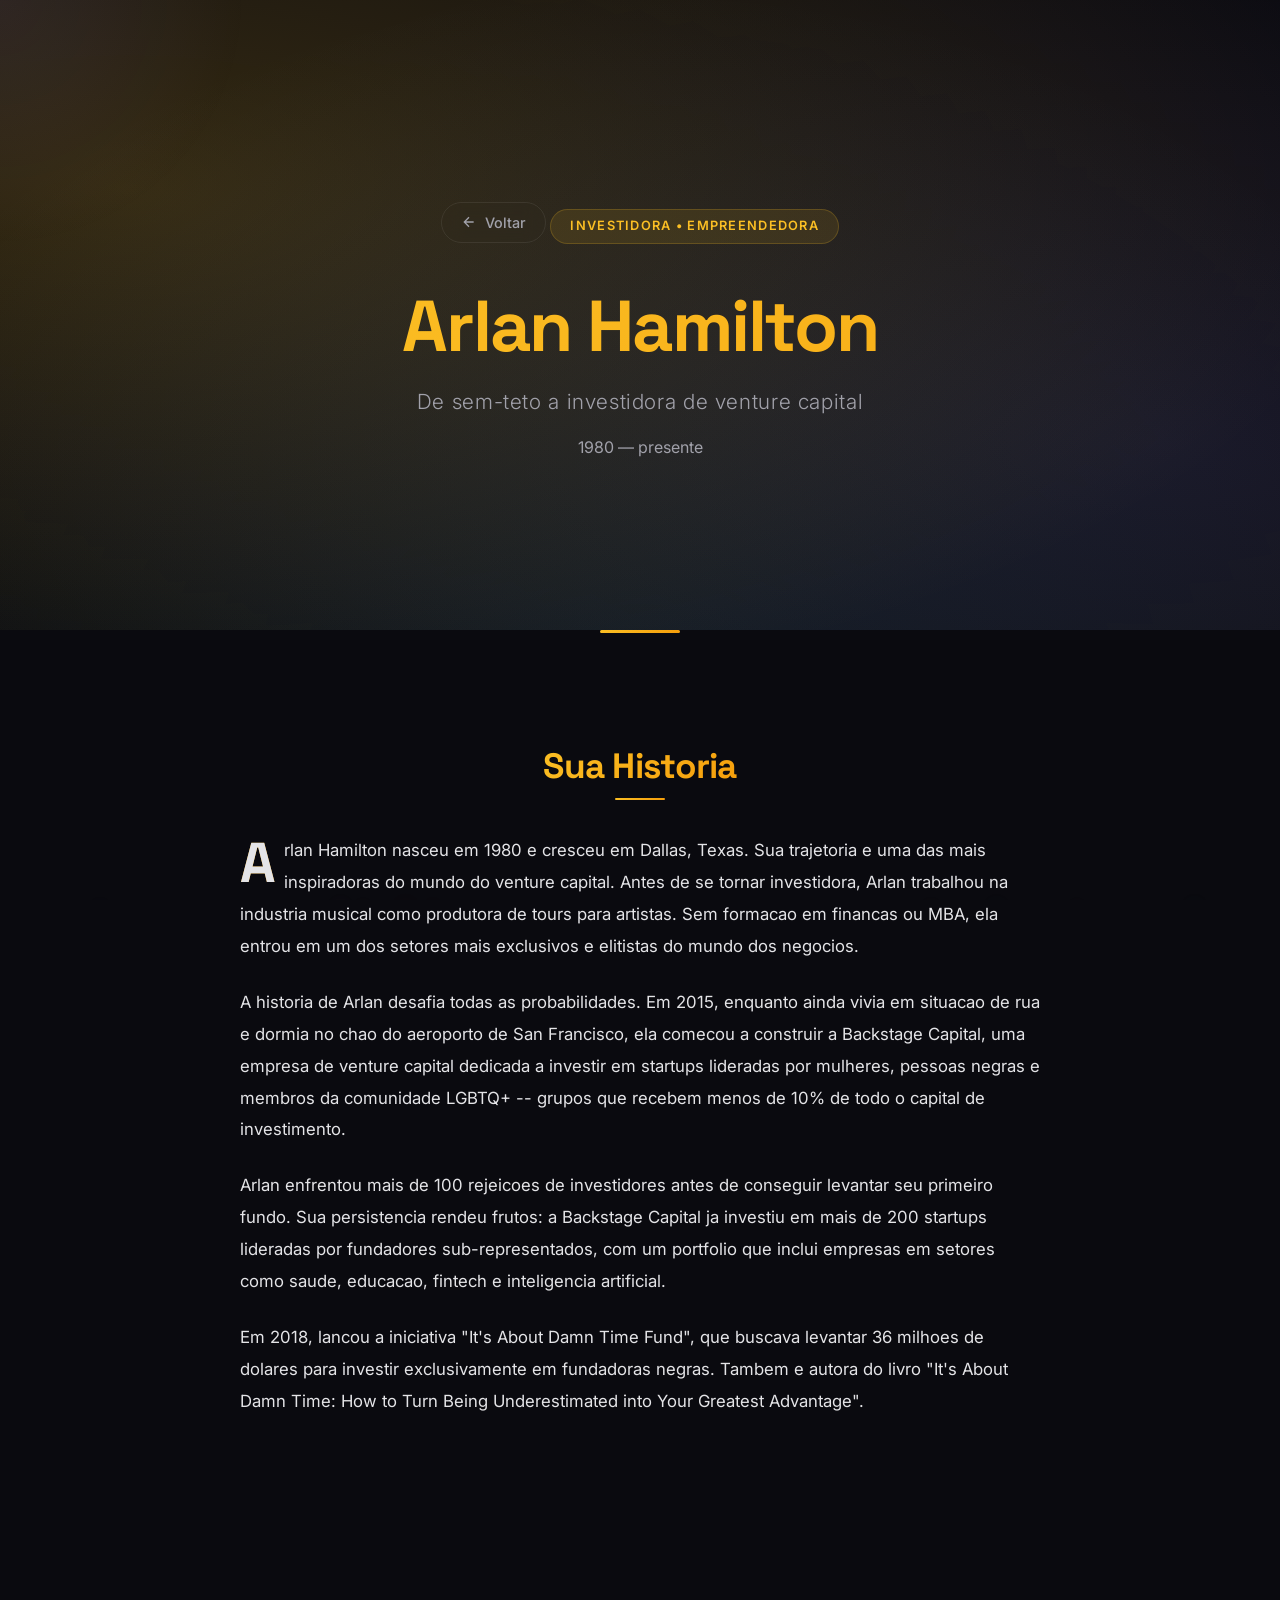
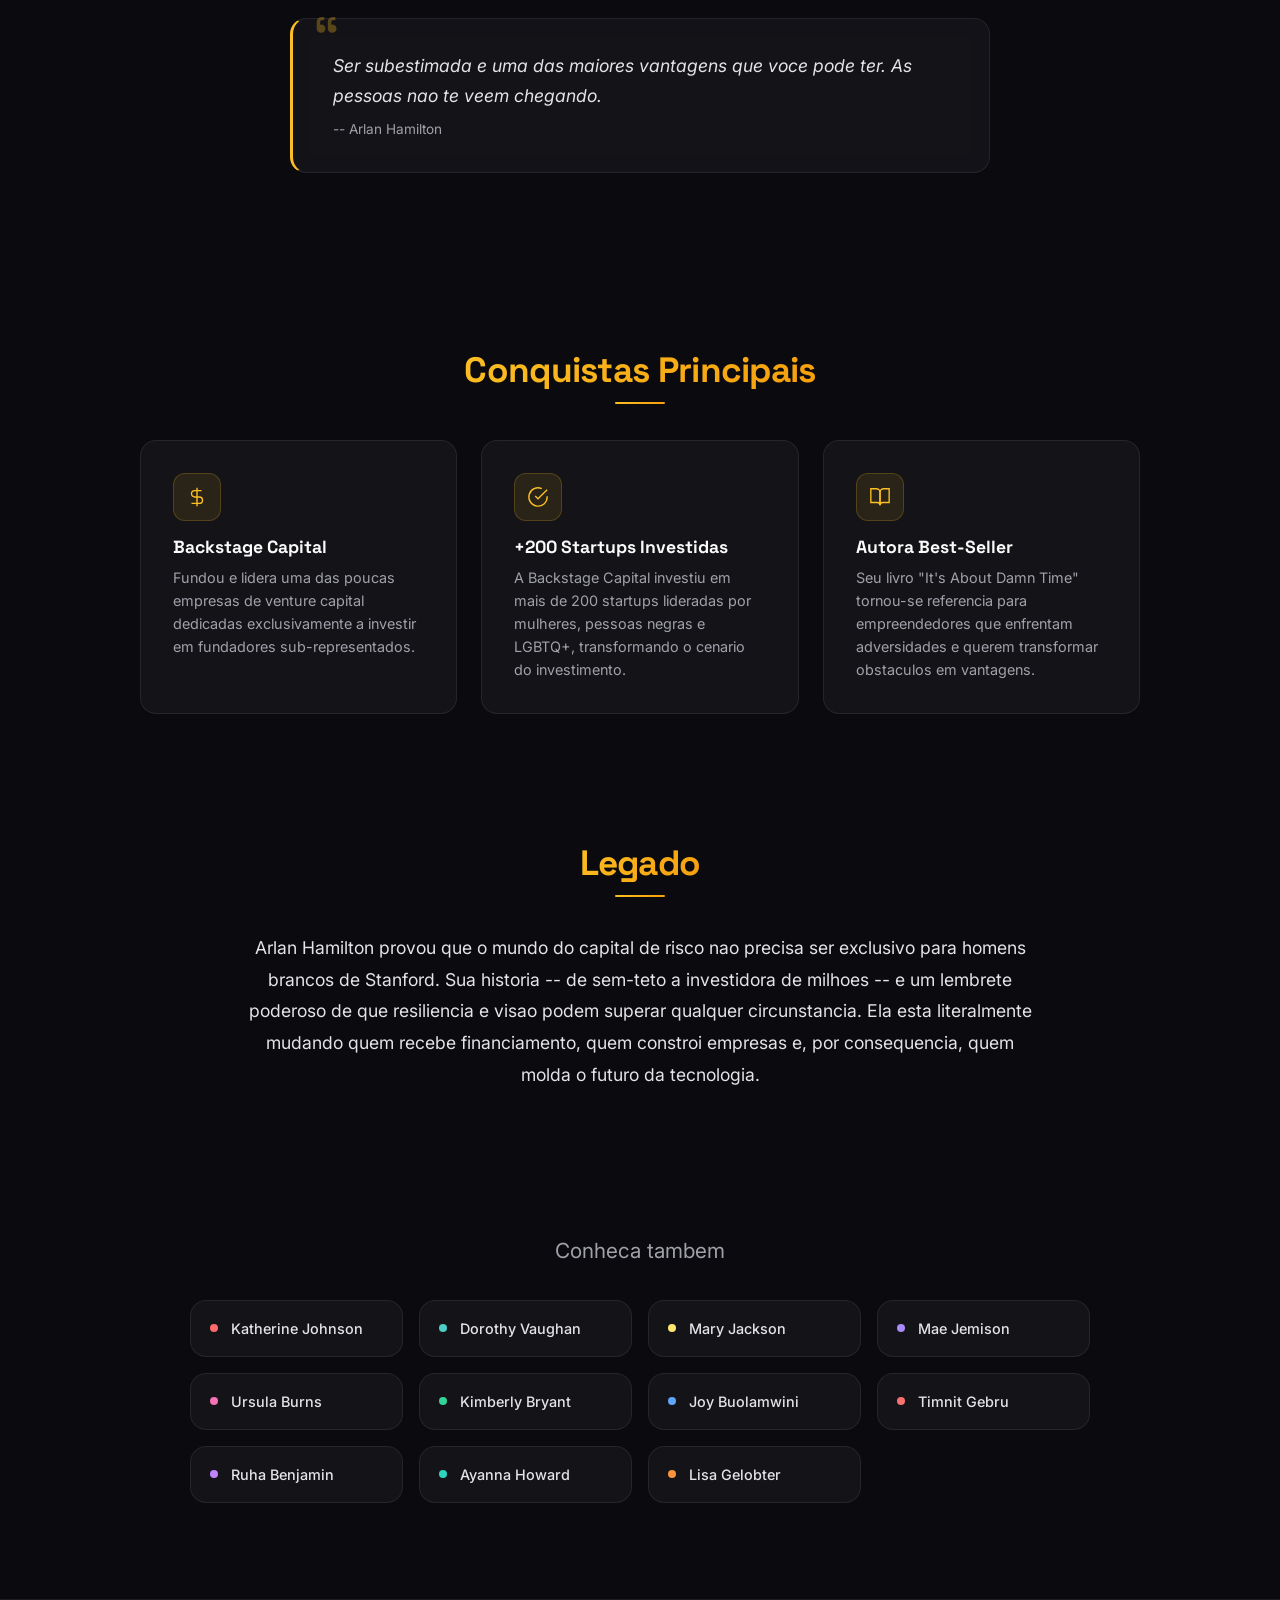
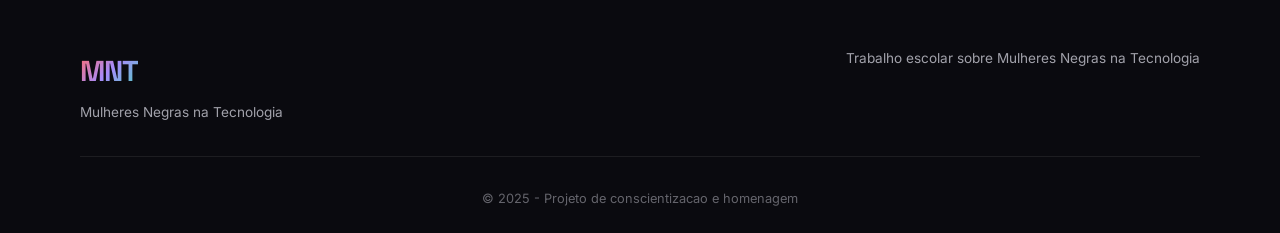
<file: arlan-hamilton.html>
<!DOCTYPE html>
<html lang="pt-BR">
<head>
    <meta charset="UTF-8">
    <meta name="viewport" content="width=device-width, initial-scale=1.0">
    <title>Arlan Hamilton - Mulheres Negras na Tecnologia</title>
    <link rel="preconnect" href="https://fonts.googleapis.com">
    <link rel="preconnect" href="https://fonts.gstatic.com" crossorigin>
    <link href="https://fonts.googleapis.com/css2?family=Space+Grotesk:wght@300;400;500;600;700&family=Inter:wght@300;400;500;600;700&display=swap" rel="stylesheet">
    <link rel="stylesheet" href="design/global.css">
    <link rel="stylesheet" href="design/biografia.css">
    <style>
        :root {
            --bio-color: #FBBF24;
            --bio-color-glow: rgba(251, 191, 36, 0.18);
            --bio-badge-bg: rgba(251, 191, 36, 0.1);
            --bio-badge-border: rgba(251, 191, 36, 0.2);
            --bio-gradient: linear-gradient(135deg, #FBBF24, #F59E0B);
        }
    </style>
</head>
<body>
    <div id="particles-bg" class="particles-bg" aria-hidden="true"></div>
    <div id="cursor-glow" class="cursor-glow" aria-hidden="true"></div>

    <header class="bio-hero">
        <div class="container bio-hero-content">
            <a href="index.html#biografias" class="bio-back-link">
                <svg viewBox="0 0 24 24" fill="none" stroke="currentColor" stroke-width="2"><path d="M19 12H5M12 19l-7-7 7-7"/></svg>
                Voltar
            </a>
            <div class="bio-badge">Investidora &bull; Empreendedora</div>
            <h1 class="bio-hero-name">Arlan Hamilton</h1>
            <p class="bio-hero-subtitle">De sem-teto a investidora de venture capital</p>
            <p class="bio-hero-dates">1980 &mdash; presente</p>
        </div>
    </header>

    <main>
        <div class="bio-divider"></div>

        <section class="bio-section">
            <div class="container">
                <h2 class="bio-section-title"><span>Sua Historia</span></h2>
                <div class="bio-story">
                    <p>Arlan Hamilton nasceu em 1980 e cresceu em Dallas, Texas. Sua trajetoria e uma das mais inspiradoras do mundo do venture capital. Antes de se tornar investidora, Arlan trabalhou na industria musical como produtora de tours para artistas. Sem formacao em financas ou MBA, ela entrou em um dos setores mais exclusivos e elitistas do mundo dos negocios.</p>
                    <p>A historia de Arlan desafia todas as probabilidades. Em 2015, enquanto ainda vivia em situacao de rua e dormia no chao do aeroporto de San Francisco, ela comecou a construir a Backstage Capital, uma empresa de venture capital dedicada a investir em startups lideradas por mulheres, pessoas negras e membros da comunidade LGBTQ+ -- grupos que recebem menos de 10% de todo o capital de investimento.</p>
                    <p>Arlan enfrentou mais de 100 rejeicoes de investidores antes de conseguir levantar seu primeiro fundo. Sua persistencia rendeu frutos: a Backstage Capital ja investiu em mais de 200 startups lideradas por fundadores sub-representados, com um portfolio que inclui empresas em setores como saude, educacao, fintech e inteligencia artificial.</p>
                    <p>Em 2018, lancou a iniciativa "It's About Damn Time Fund", que buscava levantar 36 milhoes de dolares para investir exclusivamente em fundadoras negras. Tambem e autora do livro "It's About Damn Time: How to Turn Being Underestimated into Your Greatest Advantage".</p>
                </div>
            </div>
        </section>

        <section class="bio-section">
            <div class="container">
                <div class="bio-quote">
                    <p>Ser subestimada e uma das maiores vantagens que voce pode ter. As pessoas nao te veem chegando.</p>
                    <cite>-- Arlan Hamilton</cite>
                </div>
            </div>
        </section>

        <section class="bio-section">
            <div class="container">
                <h2 class="bio-section-title"><span>Conquistas Principais</span></h2>
                <div class="bio-highlights">
                    <div class="bio-highlight-card">
                        <div class="bio-highlight-icon">
                            <svg viewBox="0 0 24 24" fill="none" stroke="currentColor" stroke-width="1.5"><path d="M12 2v20M17 5H9.5a3.5 3.5 0 000 7h5a3.5 3.5 0 010 7H6"/></svg>
                        </div>
                        <h3>Backstage Capital</h3>
                        <p>Fundou e lidera uma das poucas empresas de venture capital dedicadas exclusivamente a investir em fundadores sub-representados.</p>
                    </div>
                    <div class="bio-highlight-card">
                        <div class="bio-highlight-icon">
                            <svg viewBox="0 0 24 24" fill="none" stroke="currentColor" stroke-width="1.5"><path d="M22 11.08V12a10 10 0 11-5.93-9.14"/><path d="M22 4L12 14.01l-3-3"/></svg>
                        </div>
                        <h3>+200 Startups Investidas</h3>
                        <p>A Backstage Capital investiu em mais de 200 startups lideradas por mulheres, pessoas negras e LGBTQ+, transformando o cenario do investimento.</p>
                    </div>
                    <div class="bio-highlight-card">
                        <div class="bio-highlight-icon">
                            <svg viewBox="0 0 24 24" fill="none" stroke="currentColor" stroke-width="1.5"><path d="M2 3h6a4 4 0 014 4v14a3 3 0 00-3-3H2z"/><path d="M22 3h-6a4 4 0 00-4 4v14a3 3 0 013-3h7z"/></svg>
                        </div>
                        <h3>Autora Best-Seller</h3>
                        <p>Seu livro "It's About Damn Time" tornou-se referencia para empreendedores que enfrentam adversidades e querem transformar obstaculos em vantagens.</p>
                    </div>
                </div>
            </div>
        </section>

        <section class="bio-section">
            <div class="container">
                <h2 class="bio-section-title"><span>Legado</span></h2>
                <div class="bio-legacy">
                    <p>Arlan Hamilton provou que o mundo do capital de risco nao precisa ser exclusivo para homens brancos de Stanford. Sua historia -- de sem-teto a investidora de milhoes -- e um lembrete poderoso de que resiliencia e visao podem superar qualquer circunstancia. Ela esta literalmente mudando quem recebe financiamento, quem constroi empresas e, por consequencia, quem molda o futuro da tecnologia.</p>
                </div>
            </div>
        </section>

        <section class="bio-nav">
            <div class="container">
                <p class="bio-nav-title">Conheca tambem</p>
                <div class="bio-nav-grid">
                    <a href="katherine-johnson.html" class="bio-nav-link"><span class="nav-dot" style="background:#FF6B6B;"></span> Katherine Johnson</a>
                    <a href="dorothy-vaughan.html" class="bio-nav-link"><span class="nav-dot" style="background:#4ECDC4;"></span> Dorothy Vaughan</a>
                    <a href="mary-jackson.html" class="bio-nav-link"><span class="nav-dot" style="background:#FFE66D;"></span> Mary Jackson</a>
                    <a href="mae-jemison.html" class="bio-nav-link"><span class="nav-dot" style="background:#A78BFA;"></span> Mae Jemison</a>
                    <a href="ursula-burns.html" class="bio-nav-link"><span class="nav-dot" style="background:#F472B6;"></span> Ursula Burns</a>
                    <a href="kimberly-bryant.html" class="bio-nav-link"><span class="nav-dot" style="background:#34D399;"></span> Kimberly Bryant</a>
                    <a href="joy-buolamwini.html" class="bio-nav-link"><span class="nav-dot" style="background:#60A5FA;"></span> Joy Buolamwini</a>
                    <a href="timnit-gebru.html" class="bio-nav-link"><span class="nav-dot" style="background:#F87171;"></span> Timnit Gebru</a>
                    <a href="ruha-benjamin.html" class="bio-nav-link"><span class="nav-dot" style="background:#C084FC;"></span> Ruha Benjamin</a>
                    <a href="ayanna-howard.html" class="bio-nav-link"><span class="nav-dot" style="background:#2DD4BF;"></span> Ayanna Howard</a>
                    <a href="lisa-gelobter.html" class="bio-nav-link"><span class="nav-dot" style="background:#FB923C;"></span> Lisa Gelobter</a>
                </div>
            </div>
        </section>
    </main>

    <footer class="rodape">
        <div class="container">
            <div class="rodape-conteudo">
                <div class="rodape-brand">
                    <a href="index.html" style="text-decoration:none;"><span class="rodape-logo">MNT</span></a>
                    <p>Mulheres Negras na Tecnologia</p>
                </div>
                <div class="rodape-textos">
                    <p class="rodape-texto">Trabalho escolar sobre Mulheres Negras na Tecnologia</p>
                </div>
            </div>
            <div class="rodape-bottom">
                <p>&copy; 2025 - Projeto de conscientizacao e homenagem</p>
            </div>
        </div>
    </footer>

    <script src="animacoes/main.js"></script>
</body>
</html>
</file>
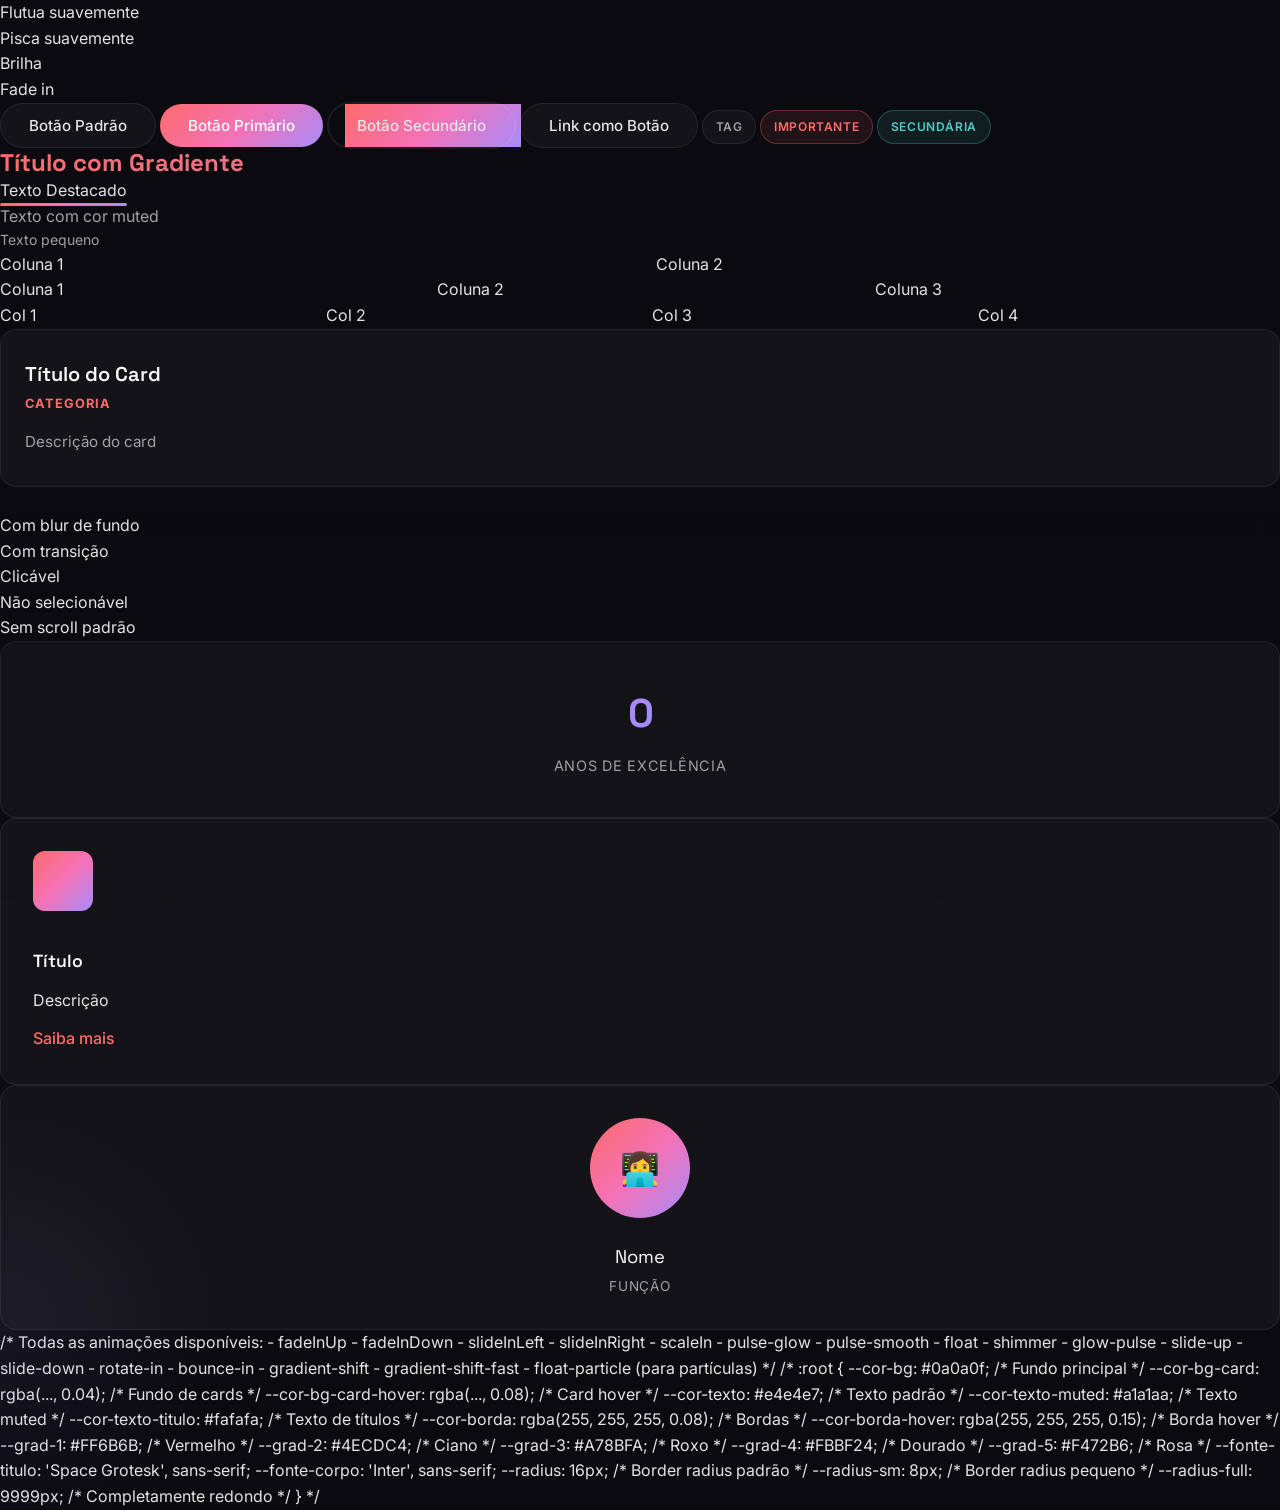
<file: CSS-CLASSES-REFERENCE.html>
<!-- 
    CSS UTILITY CLASSES REFERENCE
    Todas as classes CSS disponíveis para uso no projeto
    Versão v2.0 - Modularizada e Responsiva
-->

<!-- ================================
   ANIMAÇÕES (classes utilitárias)
   ================================ -->

<!-- Aplicar animação float -->
<div class="animate-float">Flutua suavemente</div>

<!-- Aplicar animação pulse -->
<div class="animate-pulse">Pisca suavemente</div>

<!-- Aplicar animação glow -->
<div class="animate-glow">Brilha</div>

<!-- Animação fade-in ao carregar -->
<div class="animate-in">Fade in</div>

<!-- ================================
   BOTÕES & INTERAÇÕES
   ================================ -->

<!-- Botão padrão -->
<button>Botão Padrão</button>

<!-- Botão primário (gradiente) -->
<button class="btn-primary">Botão Primário</button>

<!-- Botão secundário -->
<button class="btn-secondary">Botão Secundário</button>

<!-- Link estilizado -->
<a href="#" class="btn">Link como Botão</a>

<!-- ================================
   BADGES & TAGS
   ================================ -->

<!-- Badge padrão -->
<span class="badge">Tag</span>

<!-- Badge primária (vermelha) -->
<span class="badge primary">Importante</span>

<!-- Badge secundária (ciano) -->
<span class="badge secondary">Secundária</span>

<!-- ================================
   TIPOGRAFIA & TEXTO
   ================================ -->

<!-- Texto com gradiente -->
<h2 class="text-gradient">Título com Gradiente</h2>

<!-- Texto destacado com underline -->
<p><span class="text-highlight">Texto Destacado</span></p>

<!-- Texto muted (cinzento) -->
<p class="text-muted">Texto com cor muted</p>

<!-- Texto pequeno -->
<p class="text-small">Texto pequeno</p>

<!-- ================================
   GRIDS RESPONSIVAS
   ================================ -->

<!-- Grid 2 colunas (responsive) -->
<div class="grid-2">
    <div>Coluna 1</div>
    <div>Coluna 2</div>
</div>

<!-- Grid 3 colunas -->
<div class="grid-3">
    <div>Coluna 1</div>
    <div>Coluna 2</div>
    <div>Coluna 3</div>
</div>

<!-- Grid 4 colunas -->
<div class="grid-4">
    <div>Col 1</div>
    <div>Col 2</div>
    <div>Col 3</div>
    <div>Col 4</div>
</div>

<!-- ================================
   CARDS & CONTAINERS
   ================================ -->

<!-- Card padrão (com hover effect) -->
<article class="card">
    <div class="card-glow" aria-hidden="true"></div>
    <div class="card-conteudo">
        <h3 class="card-titulo">Título do Card</h3>
        <p class="card-area">Categoria</p>
        <p class="card-descricao">Descrição do card</p>
    </div>
</article>

<!-- ================================
   ANIMAÇÕES DE SCROLL
   ================================ -->

<!-- Elemento que aparece ao rolar -->
<div class="revelar">Conteúdo que aparece ao rolar</div>

<!-- (Classe .revelado é adicionada automaticamente pelo JS) -->

<!-- ================================
   UTILITÁRIOS
   ================================ -->

<!-- Com blur backdrop -->
<div class="backdrop-blur">Com blur de fundo</div>

<!-- Transição suave em tudo -->
<div class="transition-all">Com transição</div>

<!-- Cursor pointer -->
<div class="cursor-pointer">Clicável</div>

<!-- Sem seleção de texto -->
<div class="select-none">Não selecionável</div>

<!-- Sem scroll horizontal -->
<div class="no-scroll">Sem scroll padrão</div>

<!-- ================================
   TEMAS POR MULHER
   ================================ -->

<!-- Tema Katherine Johnson (vermelho) -->
<div class="tema-katherine">
    <!-- Variáveis CSS automáticas -->
</div>

<!-- Tema Dorothy Vaughan (ciano) -->
<div class="tema-dorothy">
    <!-- --cor-primaria: #4ECDC4 -->
</div>

<!-- Tema Mary Jackson (dourado) -->
<div class="tema-mary">
    <!-- --cor-primaria: #FBBF24 -->
</div>

<!-- Tema Mae Jemison (roxo) -->
<div class="tema-mae">
    <!-- --cor-primaria: #A78BFA -->
</div>

<!-- Tema Ursula Burns (rosa) -->
<div class="tema-ursula">
    <!-- --cor-primaria: #F472B6 -->
</div>

<!-- Tema Kimberly Bryant (verde) -->
<div class="tema-kimberly">
    <!-- --cor-primaria: #34D399 -->
</div>

<!-- ================================
   COMPONENTES DE BIOGRAFIA
   ================================ -->

<!-- Card de estatística -->
<div class="card-estatistica revelar">
    <div class="numero" data-valor="100">0</div>
    <div class="stat-label">Anos de Excelência</div>
</div>

<!-- Card de recurso -->
<div class="recurso">
    <div class="recurso-icon">
        <svg>...</svg>
    </div>
    <div class="recurso-content">
        <h3>Título</h3>
        <p>Descrição</p>
        <a href="#" class="recurso-link">Saiba mais</a>
    </div>
</div>

<!-- Card criador -->
<div class="criador-card">
    <div class="criador-avatar">👩‍💻</div>
    <div class="criador-nome">Nome</div>
    <div class="criador-funcao">Função</div>
</div>

<!-- ================================
   ESTRUTURA DE PÁGINA COMPLETA
   ================================ -->

<!DOCTYPE html>
<html lang="pt-BR">
<head>
    <meta charset="UTF-8">
    <meta name="viewport" content="width=device-width, initial-scale=1.0">
    <link href="https://fonts.googleapis.com/css2?family=Space+Grotesk:wght@300;400;500;600;700&family=Inter:wght@300;400;500;600;700&display=swap" rel="stylesheet">
    
    <!-- Carregar todos os CSS -->
    <link rel="stylesheet" href="design/global.css">
    <link rel="stylesheet" href="design/components.css">
    <link rel="stylesheet" href="design/homepage.css">
    <link rel="stylesheet" href="design/themes.css">
</head>
<body>
    <!-- Elementos de fundo -->
    <div id="particles-bg" class="particles-bg" aria-hidden="true"></div>
    <div id="cursor-glow" class="cursor-glow" aria-hidden="true"></div>

    <!-- Conteúdo principal -->
    <main>
        <!-- Suas seções aqui -->
    </main>

    <!-- Scripts modulares -->
    <script type="module" src="animacoes/main-new.js"></script>
</body>
</html>

<!-- ================================
   KEYFRAMES DISPONÍVEIS
   ================================ -->

/*
Todas as animações disponíveis:
- fadeInUp
- fadeInDown
- slideInLeft
- slideInRight
- scaleIn
- pulse-glow
- pulse-smooth
- float
- shimmer
- glow-pulse
- slide-up
- slide-down
- rotate-in
- bounce-in
- gradient-shift
- gradient-shift-fast
- float-particle (para partículas)
*/

<!-- ================================
   CORES DISPONÍVEIS (CSS Variables)
   ================================ -->

/*
:root {
    --cor-bg: #0a0a0f;                  /* Fundo principal */
    --cor-bg-card: rgba(..., 0.04);     /* Fundo de cards */
    --cor-bg-card-hover: rgba(..., 0.08); /* Card hover */
    --cor-texto: #e4e4e7;                /* Texto padrão */
    --cor-texto-muted: #a1a1aa;          /* Texto muted */
    --cor-texto-titulo: #fafafa;         /* Texto de títulos */
    --cor-borda: rgba(255, 255, 255, 0.08);     /* Bordas */
    --cor-borda-hover: rgba(255, 255, 255, 0.15); /* Borda hover */
    
    --grad-1: #FF6B6B;      /* Vermelho */
    --grad-2: #4ECDC4;      /* Ciano */
    --grad-3: #A78BFA;      /* Roxo */
    --grad-4: #FBBF24;      /* Dourado */
    --grad-5: #F472B6;      /* Rosa */
    
    --fonte-titulo: 'Space Grotesk', sans-serif;
    --fonte-corpo: 'Inter', sans-serif;
    
    --radius: 16px;         /* Border radius padrão */
    --radius-sm: 8px;       /* Border radius pequeno */
    --radius-full: 9999px;  /* Completamente redondo */
}
*/

<!-- ================================
   DICAS DE USO
   ================================ -->

<!--
1. SEMPRE use classes ao invés de IDs para flexibilidade
2. Combine classes: <div class="card revelar animate-in">
3. Use grid-2, grid-3 ou grid-4 para layouts responsivos
4. Temas (tema-katherine, etc) mudam --cor-primaria automaticamente
5. data-* attributes associados com JavaScript (ex: data-valor="100")
6. aria-hidden="true" para elementos puramente decorativos
7. Classes .revelar são animadas automaticamente pelo JS
-->
</file>
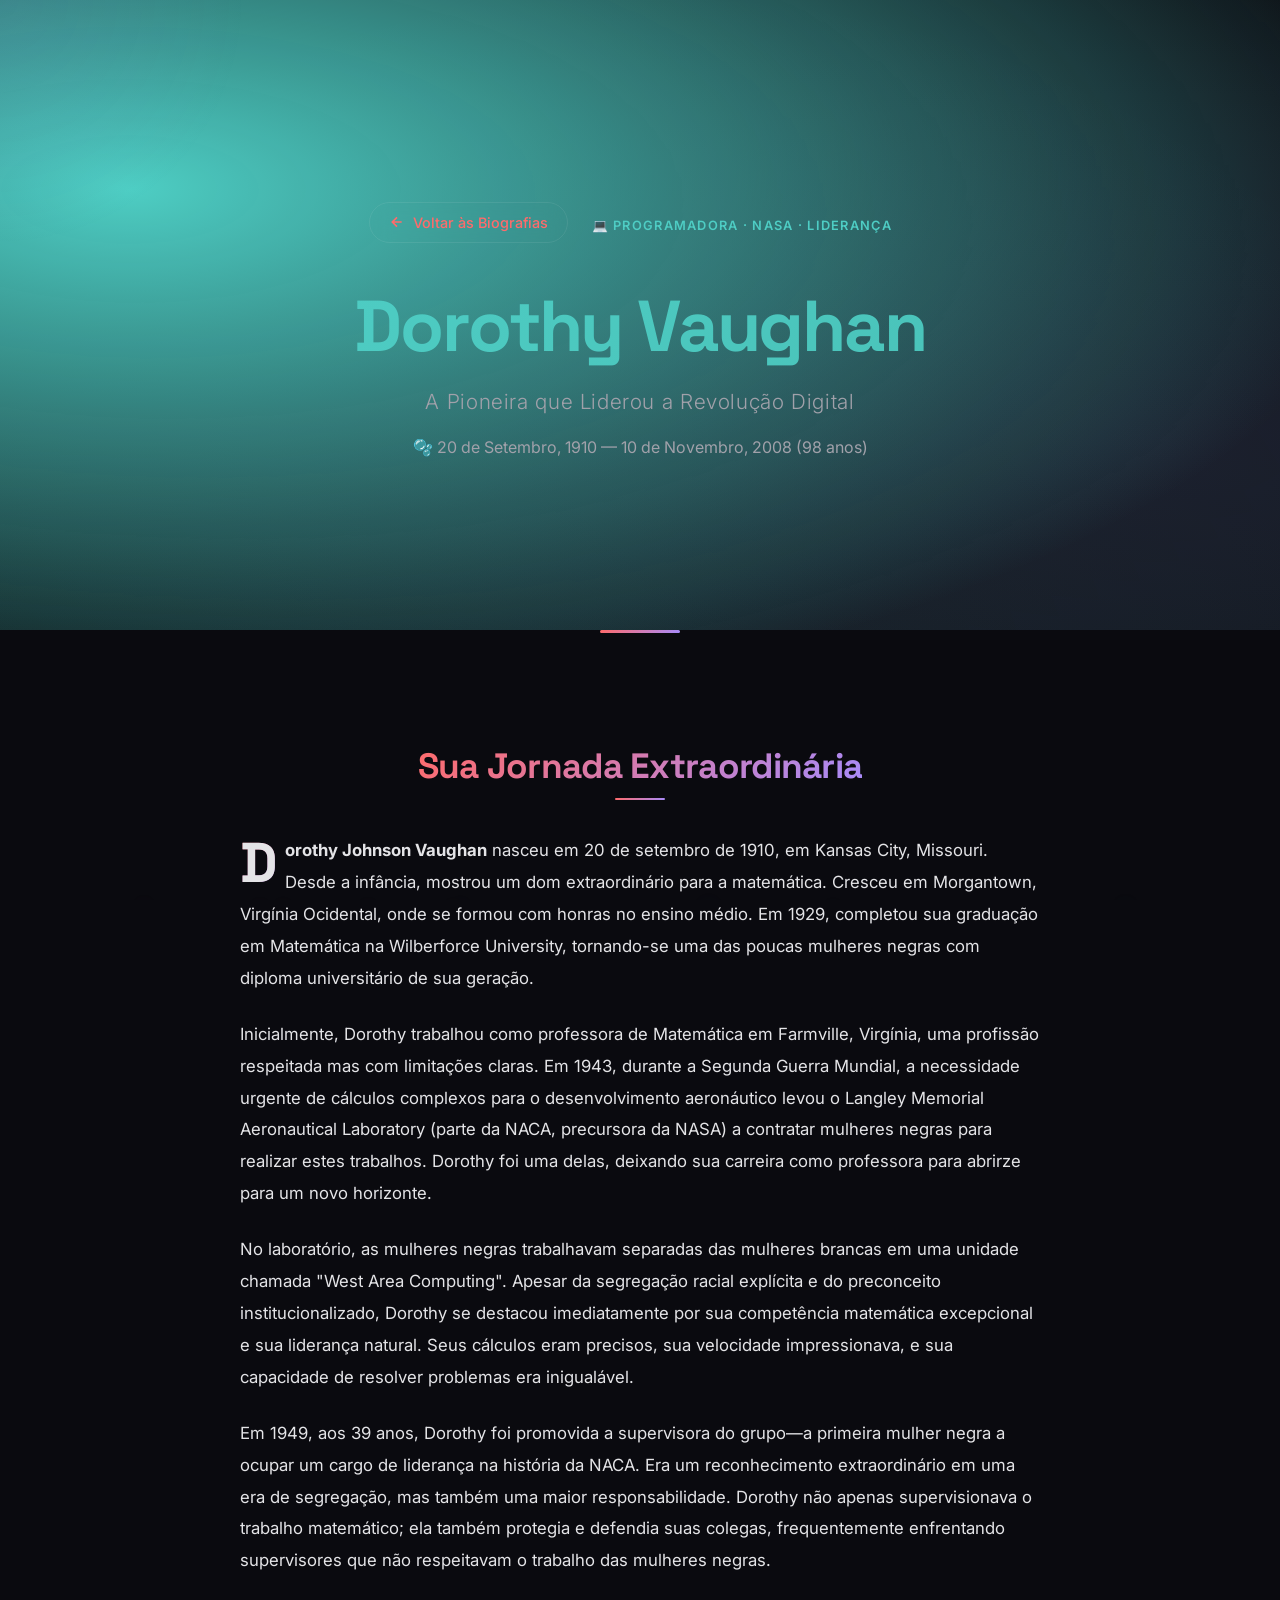
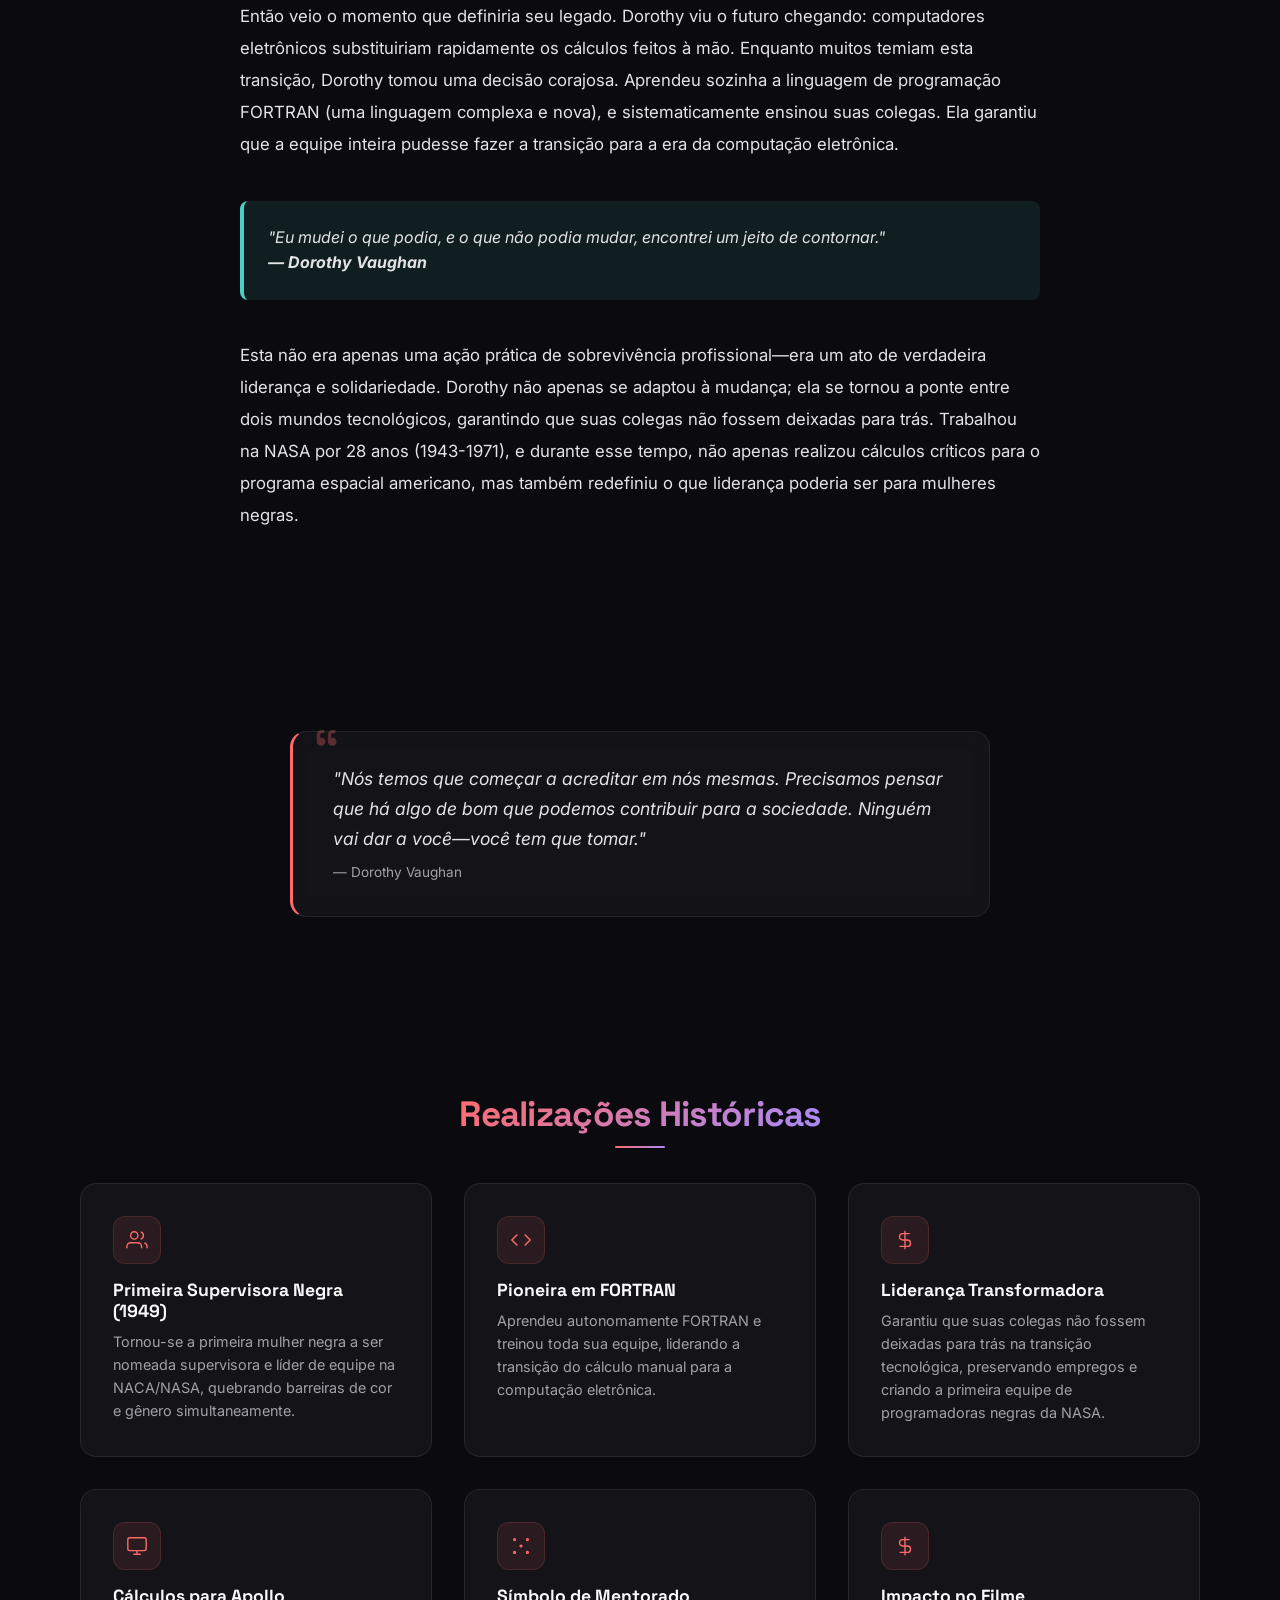
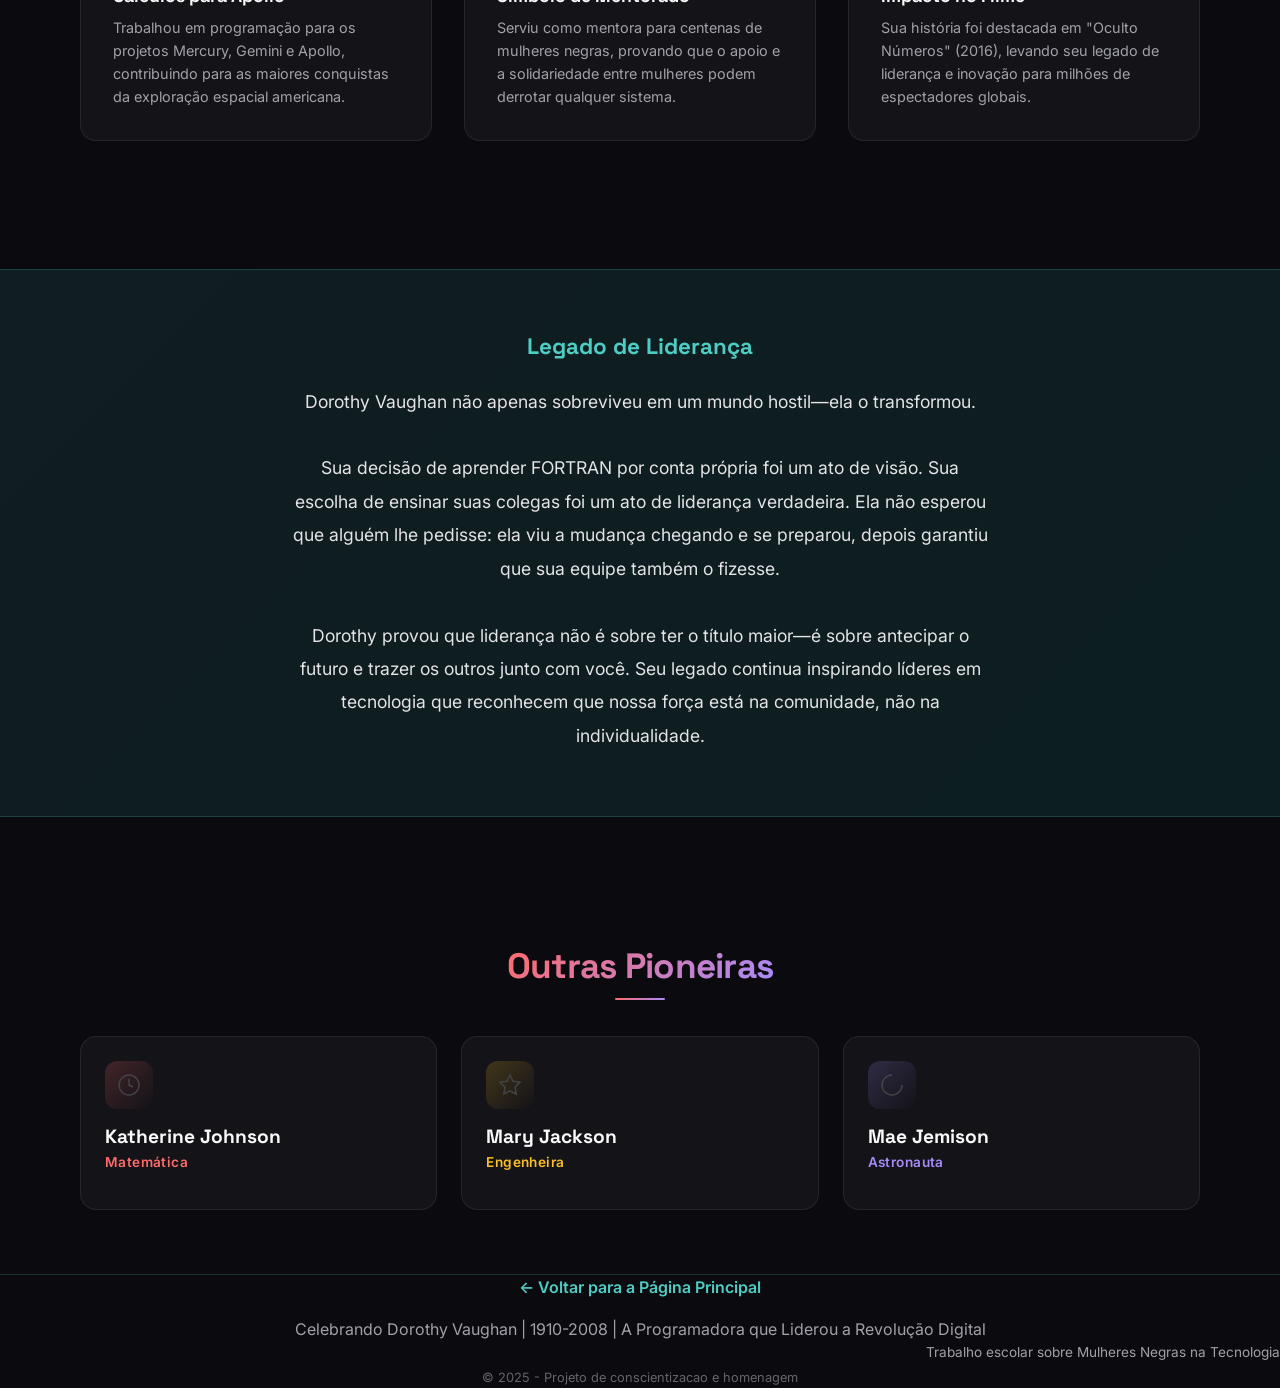
<file: dorothy-vaughan.html>
<!DOCTYPE html>
<html lang="pt-BR">
<head>
    <meta charset="UTF-8">
    <meta name="viewport" content="width=device-width, initial-scale=1.0">
    <meta name="description" content="Dorothy Vaughan - A pioneira que liderou a revolução digital na NASA. Programadora, líder e visionária que ensinou FORTRAN para suas colegas.">
    <title>Dorothy Vaughan - Mulheres Negras na Tecnologia</title>
    
    <link rel="preconnect" href="https://fonts.googleapis.com">
    <link rel="preconnect" href="https://fonts.gstatic.com" crossorigin>
    <link href="https://fonts.googleapis.com/css2?family=Space+Grotesk:wght@300;400;500;600;700&family=Inter:wght@300;400;500;600;700&display=swap" rel="stylesheet">
    
    <link rel="stylesheet" href="design/global.css">
    <link rel="stylesheet" href="design/components.css">
    <link rel="stylesheet" href="design/biografia.css">
    <link rel="stylesheet" href="design/themes.css">
    
    <style>
        :root {
            --cor-primaria: #4ECDC4;
            --cor-secundaria: #2DD4BF;
            --cor-accent: #06D6A0;
            --gradiente: linear-gradient(135deg, #4ECDC4, #2DD4BF);
        }
    </style>
</head>
<body>
    <div id="particles-bg" class="particles-bg" aria-hidden="true"></div>
    <div id="cursor-glow" class="cursor-glow" aria-hidden="true"></div>

    <header class="bio-hero tema-dorothy">
        <div class="bio-theme-bg"></div>
        <div class="bio-color-bar"></div>
        
        <div class="container bio-hero-content">
            <a href="index.html#biografias" class="bio-back-link">
                <svg viewBox="0 0 24 24" fill="none" stroke="currentColor" stroke-width="2.5">
                    <path d="M19 12H5M12 19l-7-7 7-7"/>
                </svg>
                Voltar às Biografias
            </a>
            
            <div class="bio-badge">💻 Programadora · NASA · Liderança</div>
            
            <h1 class="bio-hero-name">Dorothy Vaughan</h1>
            
            <p class="bio-hero-subtitle">A Pioneira que Liderou a Revolução Digital</p>
            
            <p class="bio-hero-dates">🫧 20 de Setembro, 1910 — 10 de Novembro, 2008 (98 anos)</p>
        </div>
    </header>

    <main>
        <div class="bio-divider"></div>

        <section class="bio-section">
            <div class="container">
                <h2 class="bio-section-title"><span>Sua Jornada Extraordinária</span></h2>
                
                <div class="bio-story">
                    <p><strong>Dorothy Johnson Vaughan</strong> nasceu em 20 de setembro de 1910, em Kansas City, Missouri. Desde a infância, mostrou um dom extraordinário para a matemática. Cresceu em Morgantown, Virgínia Ocidental, onde se formou com honras no ensino médio. Em 1929, completou sua graduação em Matemática na Wilberforce University, tornando-se uma das poucas mulheres negras com diploma universitário de sua geração.</p>
                    
                    <p>Inicialmente, Dorothy trabalhou como professora de Matemática em Farmville, Virgínia, uma profissão respeitada mas com limitações claras. Em 1943, durante a Segunda Guerra Mundial, a necessidade urgente de cálculos complexos para o desenvolvimento aeronáutico levou o Langley Memorial Aeronautical Laboratory (parte da NACA, precursora da NASA) a contratar mulheres negras para realizar estes trabalhos. Dorothy foi uma delas, deixando sua carreira como professora para abrirze para um novo horizonte.</p>
                    
                    <p>No laboratório, as mulheres negras trabalhavam separadas das mulheres brancas em uma unidade chamada "West Area Computing". Apesar da segregação racial explícita e do preconceito institucionalizado, Dorothy se destacou imediatamente por sua competência matemática excepcional e sua liderança natural. Seus cálculos eram precisos, sua velocidade impressionava, e sua capacidade de resolver problemas era inigualável.</p>
                    
                    <p>Em 1949, aos 39 anos, Dorothy foi promovida a supervisora do grupo—a primeira mulher negra a ocupar um cargo de liderança na história da NACA. Era um reconhecimento extraordinário em uma era de segregação, mas também uma maior responsabilidade. Dorothy não apenas supervisionava o trabalho matemático; ela também protegia e defendia suas colegas, frequentemente enfrentando supervisores que não respeitavam o trabalho das mulheres negras.</p>
                    
                    <p>Então veio o momento que definiria seu legado. Dorothy viu o futuro chegando: computadores eletrônicos substituiriam rapidamente os cálculos feitos à mão. Enquanto muitos temiam esta transição, Dorothy tomou uma decisão corajosa. Aprendeu sozinha a linguagem de programação FORTRAN (uma linguagem complexa e nova), e sistematicamente ensinou suas colegas. Ela garantiu que a equipe inteira pudesse fazer a transição para a era da computação eletrônica.</p>
                    
                    <blockquote style="margin: 2.5rem 0; padding: 1.5rem; background: rgba(78, 205, 196, 0.1); border-left: 4px solid #4ECDC4; border-radius: 8px; font-style: italic;">
                        "Eu mudei o que podia, e o que não podia mudar, encontrei um jeito de contornar."
                        <br><strong>— Dorothy Vaughan</strong>
                    </blockquote>
                    
                    <p>Esta não era apenas uma ação prática de sobrevivência profissional—era um ato de verdadeira liderança e solidariedade. Dorothy não apenas se adaptou à mudança; ela se tornou a ponte entre dois mundos tecnológicos, garantindo que suas colegas não fossem deixadas para trás. Trabalhou na NASA por 28 anos (1943-1971), e durante esse tempo, não apenas realizou cálculos críticos para o programa espacial americano, mas também redefiniu o que liderança poderia ser para mulheres negras.</p>
                </div>
            </div>
        </section>

        <section class="bio-section">
            <div class="container">
                <div class="bio-quote">
                    <p>"Nós temos que começar a acreditar em nós mesmas. Precisamos pensar que há algo de bom que podemos contribuir para a sociedade. Ninguém vai dar a você—você tem que tomar."</p>
                    <cite>— Dorothy Vaughan</cite>
                </div>
            </div>
        </section>

        <section class="bio-section">
            <div class="container">
                <h2 class="bio-section-title"><span>Realizações Históricas</span></h2>
                
                <div style="display: grid; grid-template-columns: repeat(auto-fit, minmax(280px, 1fr)); gap: 2rem;">
                    <div class="bio-highlight-card">
                        <div class="bio-highlight-icon">
                            <svg viewBox="0 0 24 24" fill="none" stroke="currentColor" stroke-width="1.5">
                                <path d="M17 21v-2a4 4 0 00-4-4H5a4 4 0 00-4 4v2"/>
                                <circle cx="9" cy="7" r="4"/>
                                <path d="M23 21v-2a4 4 0 00-3-3.87"/>
                                <path d="M16 3.13a4 4 0 010 7.75"/>
                            </svg>
                        </div>
                        <h3>Primeira Supervisora Negra (1949)</h3>
                        <p>Tornou-se a primeira mulher negra a ser nomeada supervisora e líder de equipe na NACA/NASA, quebrando barreiras de cor e gênero simultaneamente.</p>
                    </div>
                    
                    <div class="bio-highlight-card">
                        <div class="bio-highlight-icon">
                            <svg viewBox="0 0 24 24" fill="none" stroke="currentColor" stroke-width="1.5">
                                <polyline points="16 18 22 12 16 6"/>
                                <polyline points="8 6 2 12 8 18"/>
                            </svg>
                        </div>
                        <h3>Pioneira em FORTRAN</h3>
                        <p>Aprendeu autonomamente FORTRAN e treinou toda sua equipe, liderando a transição do cálculo manual para a computação eletrônica.</p>
                    </div>
                    
                    <div class="bio-highlight-card">
                        <div class="bio-highlight-icon">
                            <svg viewBox="0 0 24 24" fill="none" stroke="currentColor" stroke-width="1.5">
                                <path d="M12 2v20M17 5H9.5a3.5 3.5 0 000 7h5a3.5 3.5 0 010 7H6"/>
                            </svg>
                        </div>
                        <h3>Liderança Transformadora</h3>
                        <p>Garantiu que suas colegas não fossem deixadas para trás na transição tecnológica, preservando empregos e criando a primeira equipe de programadoras negras da NASA.</p>
                    </div>
                    
                    <div class="bio-highlight-card">
                        <div class="bio-highlight-icon">
                            <svg viewBox="0 0 24 24" fill="none" stroke="currentColor" stroke-width="1.5">
                                <rect x="2" y="3" width="20" height="14" rx="2"/>
                                <line x1="8" y1="21" x2="16" y2="21"/>
                                <line x1="12" y1="17" x2="12" y2="21"/>
                            </svg>
                        </div>
                        <h3>Cálculos para Apollo</h3>
                        <p>Trabalhou em programação para os projetos Mercury, Gemini e Apollo, contribuindo para as maiores conquistas da exploração espacial americana.</p>
                    </div>

                    <div class="bio-highlight-card">
                        <div class="bio-highlight-icon">
                            <svg viewBox="0 0 24 24" fill="none" stroke="currentColor" stroke-width="1.5">
                                <circle cx="12" cy="12" r="1"/>
                                <circle cx="19" cy="5" r="1"/>
                                <circle cx="5" cy="19" r="1"/>
                                <circle cx="5" cy="5" r="1"/>
                                <circle cx="19" cy="19" r="1"/>
                            </svg>
                        </div>
                        <h3>Símbolo de Mentorado</h3>
                        <p>Serviu como mentora para centenas de mulheres negras, provando que o apoio e a solidariedade entre mulheres podem derrotar qualquer sistema.</p>
                    </div>

                    <div class="bio-highlight-card">
                        <div class="bio-highlight-icon">
                            <svg viewBox="0 0 24 24" fill="none" stroke="currentColor" stroke-width="1.5">
                                <path d="M12 2v20M17 5H9.5a3.5 3.5 0 000 7h5a3.5 3.5 0 010 7H6"/>
                            </svg>
                        </div>
                        <h3>Impacto no Filme</h3>
                        <p>Sua história foi destacada em "Oculto Números" (2016), levando seu legado de liderança e inovação para milhões de espectadores globais.</p>
                    </div>
                </div>
            </div>
        </section>

        <section class="bio-section" style="background: linear-gradient(135deg, rgba(78, 205, 196, 0.1) 0%, rgba(45, 212, 191, 0.1) 100%); border-top: 1px solid rgba(78, 205, 196, 0.2); border-bottom: 1px solid rgba(78, 205, 196, 0.2); margin: 4rem 0;">
            <div class="container" style="text-align: center;">
                <h3 style="font-size: 1.4rem; margin-bottom: 1.5rem; color: #4ECDC4;">Legado de Liderança</h3>
                <p style="font-size: 1.1rem; max-width: 700px; margin: 0 auto; color: var(--cor-texto); line-height: 1.9;">
                    Dorothy Vaughan não apenas sobreviveu em um mundo hostil—ela o transformou. 
                    <br><br>
                    Sua decisão de aprender FORTRAN por conta própria foi um ato de visão. Sua escolha de ensinar suas colegas foi um ato de liderança verdadeira. Ela não esperou que alguém lhe pedisse: ela viu a mudança chegando e se preparou, depois garantiu que sua equipe também o fizesse.
                    <br><br>
                    Dorothy provou que liderança não é sobre ter o título maior—é sobre antecipar o futuro e trazer os outros junto com você. Seu legado continua inspirando líderes em tecnologia que reconhecem que nossa força está na comunidade, não na individualidade.
                </p>
            </div>
        </section>

        <section class="bio-section">
            <div class="container">
                <h2 class="bio-section-title"><span>Outras Pioneiras</span></h2>
                
                <div style="display: grid; grid-template-columns: repeat(auto-fit, minmax(220px, 1fr)); gap: 1.5rem;">
                    <a href="katherine-johnson.html" class="card" style="--card-accent: #FF6B6B; text-decoration: none;">
                        <div class="card-conteudo">
                            <div class="card-icon-wrap">
                                <svg viewBox="0 0 24 24" fill="none" stroke="currentColor" stroke-width="1.5">
                                    <circle cx="12" cy="12" r="10"/>
                                    <path d="M12 6v6l4 2"/>
                                </svg>
                            </div>
                            <h3 class="card-titulo">Katherine Johnson</h3>
                            <p class="card-area">Matemática</p>
                        </div>
                    </a>

                    <a href="mary-jackson.html" class="card" style="--card-accent: #FBBF24; text-decoration: none;">
                        <div class="card-conteudo">
                            <div class="card-icon-wrap">
                                <svg viewBox="0 0 24 24" fill="none" stroke="currentColor" stroke-width="1.5">
                                    <path d="M12 2l3.09 6.26L22 9.27l-5 4.87 1.18 6.88L12 17.77l-6.18 3.25L7 14.14 2 9.27l6.91-1.01L12 2z"/>
                                </svg>
                            </div>
                            <h3 class="card-titulo">Mary Jackson</h3>
                            <p class="card-area">Engenheira</p>
                        </div>
                    </a>

                    <a href="mae-jemison.html" class="card" style="--card-accent: #A78BFA; text-decoration: none;">
                        <div class="card-conteudo">
                            <div class="card-icon-wrap">
                                <svg viewBox="0 0 24 24" fill="none" stroke="currentColor" stroke-width="1.5">
                                    <path d="M12 2C6.5 2 2 6.5 2 12s4.5 10 10 10 10-4.5 10-10"/>
                                </svg>
                            </div>
                            <h3 class="card-titulo">Mae Jemison</h3>
                            <p class="card-area">Astronauta</p>
                        </div>
                    </a>
                </div>
            </div>
        </section>
    </main>

    <footer style="border-top: 1px solid rgba(78, 205, 196, 0.2);">
        <div class="container">
            <p style="text-align: center; margin-bottom: 1rem;">
                <a href="index.html" style="color: #4ECDC4; text-decoration: none; font-weight: 600;">
                    ← Voltar para a Página Principal
                </a>
            </p>
            <p style="text-align: center; color: var(--cor-texto-muted);">
                Celebrando Dorothy Vaughan | 1910-2008 | A Programadora que Liderou a Revolução Digital
            </p>
        </div>
    </footer>

    <script type="module" src="animacoes/main-new.js"></script>
</body>
</html>
                <div class="rodape-textos">
                    <p class="rodape-texto">Trabalho escolar sobre Mulheres Negras na Tecnologia</p>
                </div>
            </div>
            <div class="rodape-bottom">
                <p>&copy; 2025 - Projeto de conscientizacao e homenagem</p>
            </div>
        </div>
    </footer>

    <script src="animacoes/main.js"></script>
</body>
</html>
</file>
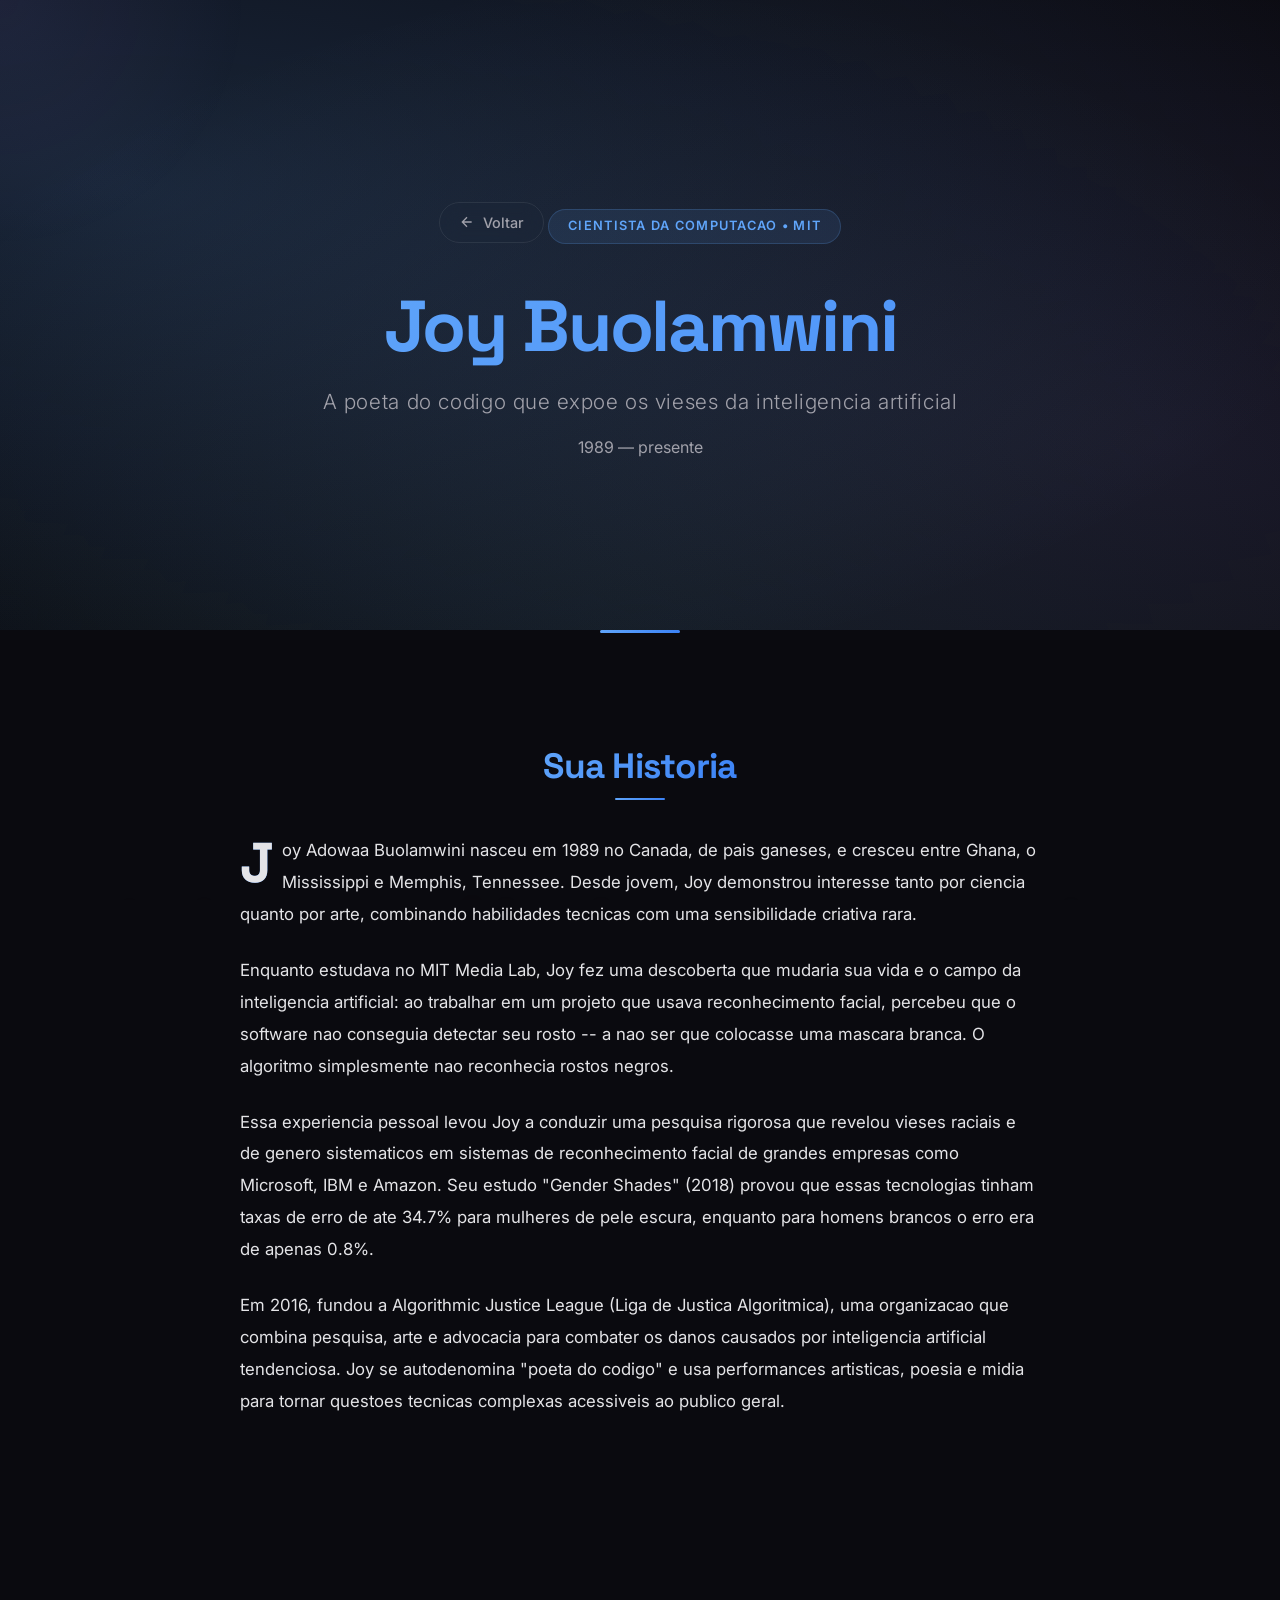
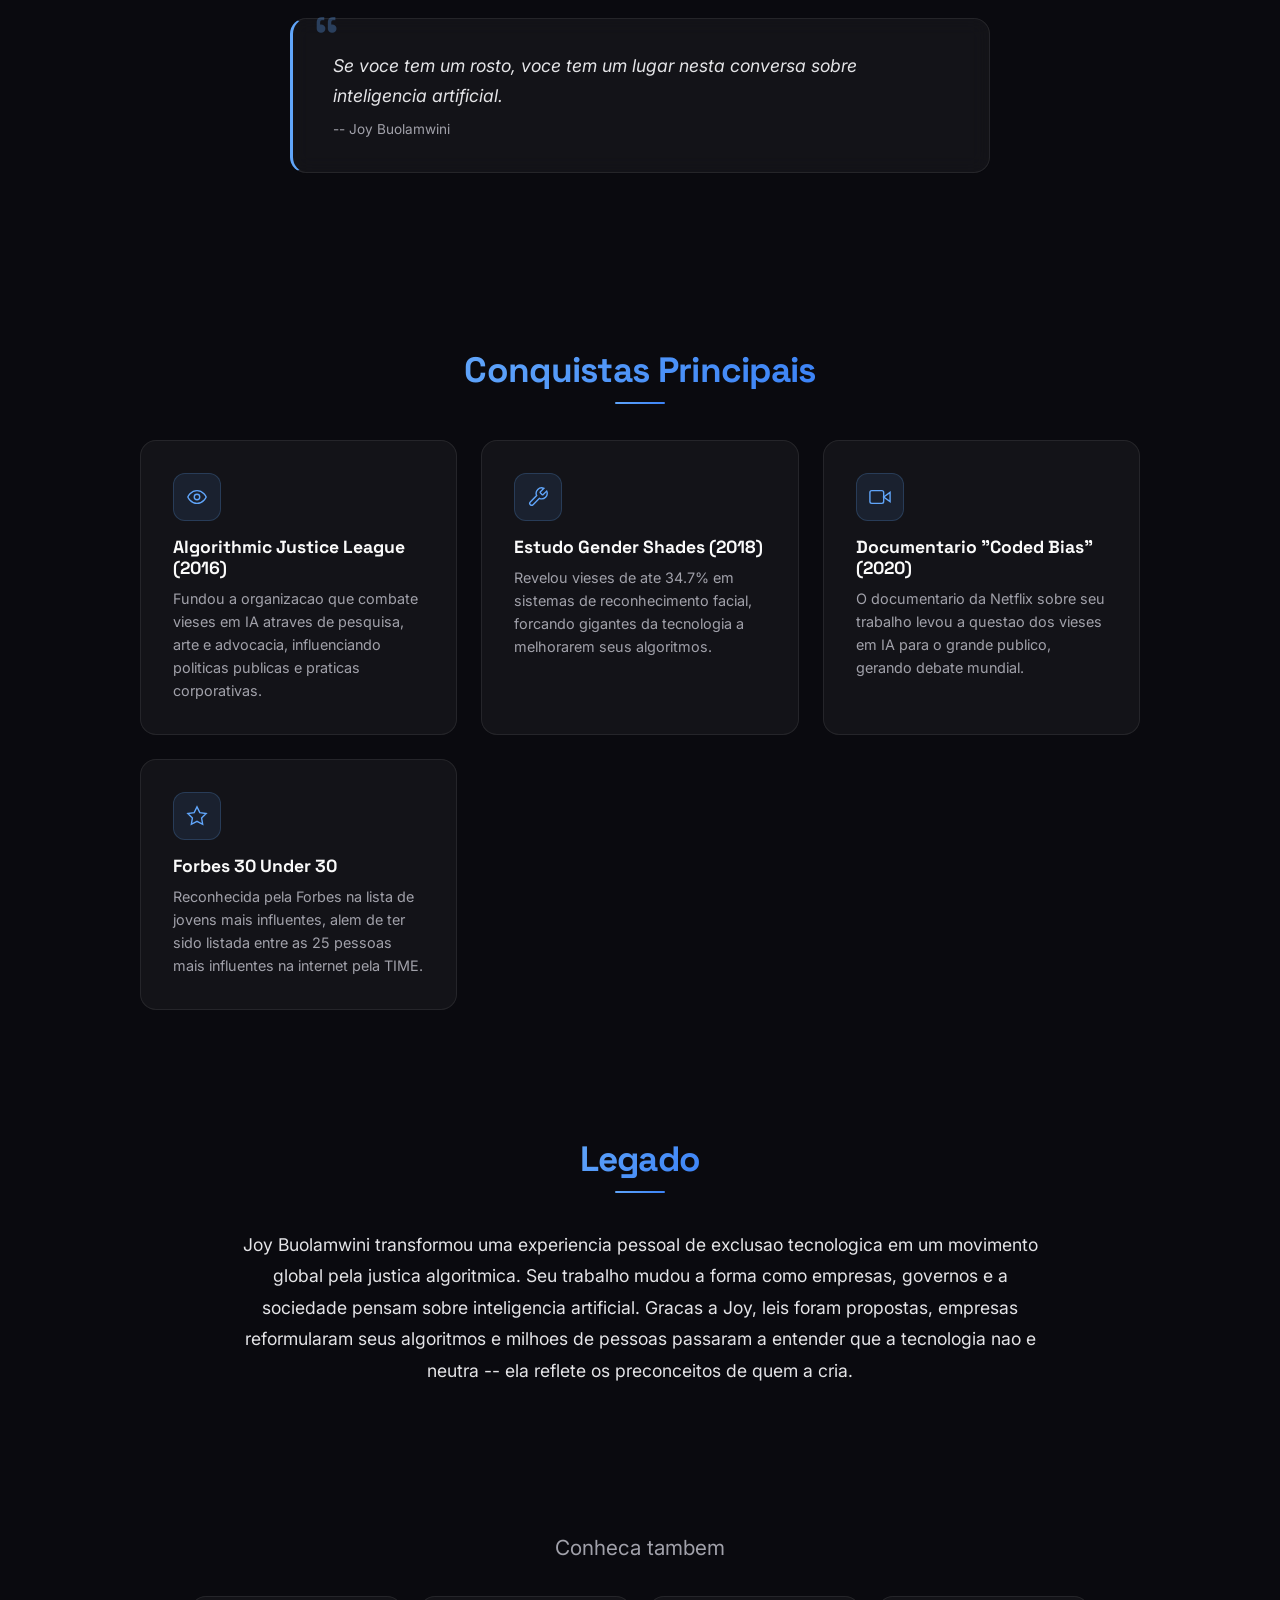
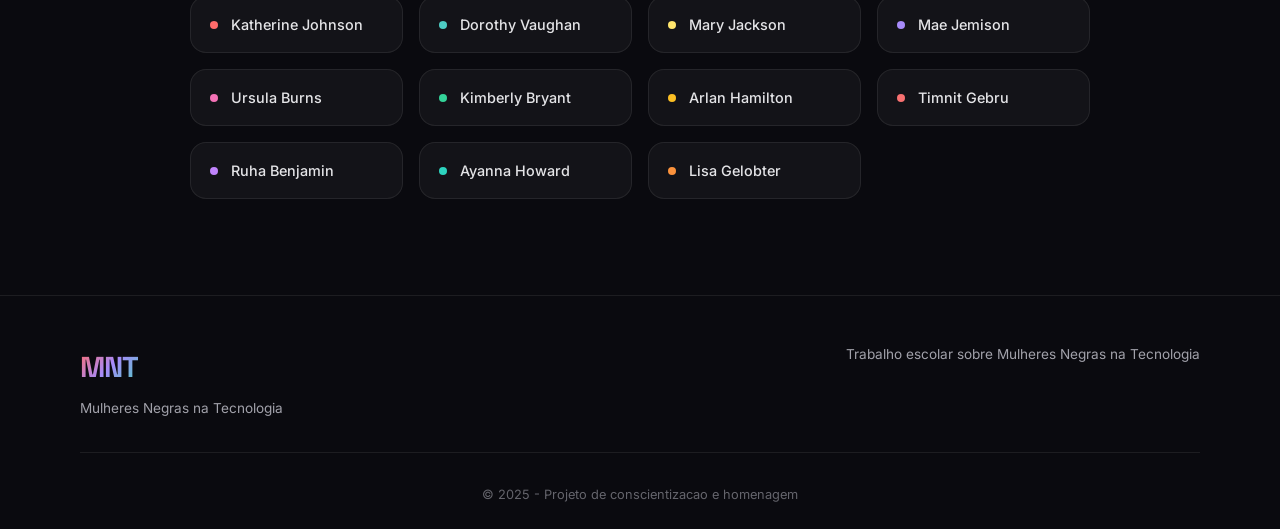
<file: joy-buolamwini.html>
<!DOCTYPE html>
<html lang="pt-BR">
<head>
    <meta charset="UTF-8">
    <meta name="viewport" content="width=device-width, initial-scale=1.0">
    <title>Joy Buolamwini - Mulheres Negras na Tecnologia</title>
    <link rel="preconnect" href="https://fonts.googleapis.com">
    <link rel="preconnect" href="https://fonts.gstatic.com" crossorigin>
    <link href="https://fonts.googleapis.com/css2?family=Space+Grotesk:wght@300;400;500;600;700&family=Inter:wght@300;400;500;600;700&display=swap" rel="stylesheet">
    <link rel="stylesheet" href="design/global.css">
    <link rel="stylesheet" href="design/biografia.css">
    <style>
        :root {
            --bio-color: #60A5FA;
            --bio-color-glow: rgba(96, 165, 250, 0.18);
            --bio-badge-bg: rgba(96, 165, 250, 0.1);
            --bio-badge-border: rgba(96, 165, 250, 0.2);
            --bio-gradient: linear-gradient(135deg, #60A5FA, #3B82F6);
        }
    </style>
</head>
<body>
    <div id="particles-bg" class="particles-bg" aria-hidden="true"></div>
    <div id="cursor-glow" class="cursor-glow" aria-hidden="true"></div>

    <header class="bio-hero">
        <div class="container bio-hero-content">
            <a href="index.html#biografias" class="bio-back-link">
                <svg viewBox="0 0 24 24" fill="none" stroke="currentColor" stroke-width="2"><path d="M19 12H5M12 19l-7-7 7-7"/></svg>
                Voltar
            </a>
            <div class="bio-badge">Cientista da Computacao &bull; MIT</div>
            <h1 class="bio-hero-name">Joy Buolamwini</h1>
            <p class="bio-hero-subtitle">A poeta do codigo que expoe os vieses da inteligencia artificial</p>
            <p class="bio-hero-dates">1989 &mdash; presente</p>
        </div>
    </header>

    <main>
        <div class="bio-divider"></div>

        <section class="bio-section">
            <div class="container">
                <h2 class="bio-section-title"><span>Sua Historia</span></h2>
                <div class="bio-story">
                    <p>Joy Adowaa Buolamwini nasceu em 1989 no Canada, de pais ganeses, e cresceu entre Ghana, o Mississippi e Memphis, Tennessee. Desde jovem, Joy demonstrou interesse tanto por ciencia quanto por arte, combinando habilidades tecnicas com uma sensibilidade criativa rara.</p>
                    <p>Enquanto estudava no MIT Media Lab, Joy fez uma descoberta que mudaria sua vida e o campo da inteligencia artificial: ao trabalhar em um projeto que usava reconhecimento facial, percebeu que o software nao conseguia detectar seu rosto -- a nao ser que colocasse uma mascara branca. O algoritmo simplesmente nao reconhecia rostos negros.</p>
                    <p>Essa experiencia pessoal levou Joy a conduzir uma pesquisa rigorosa que revelou vieses raciais e de genero sistematicos em sistemas de reconhecimento facial de grandes empresas como Microsoft, IBM e Amazon. Seu estudo "Gender Shades" (2018) provou que essas tecnologias tinham taxas de erro de ate 34.7% para mulheres de pele escura, enquanto para homens brancos o erro era de apenas 0.8%.</p>
                    <p>Em 2016, fundou a Algorithmic Justice League (Liga de Justica Algoritmica), uma organizacao que combina pesquisa, arte e advocacia para combater os danos causados por inteligencia artificial tendenciosa. Joy se autodenomina "poeta do codigo" e usa performances artisticas, poesia e midia para tornar questoes tecnicas complexas acessiveis ao publico geral.</p>
                </div>
            </div>
        </section>

        <section class="bio-section">
            <div class="container">
                <div class="bio-quote">
                    <p>Se voce tem um rosto, voce tem um lugar nesta conversa sobre inteligencia artificial.</p>
                    <cite>-- Joy Buolamwini</cite>
                </div>
            </div>
        </section>

        <section class="bio-section">
            <div class="container">
                <h2 class="bio-section-title"><span>Conquistas Principais</span></h2>
                <div class="bio-highlights">
                    <div class="bio-highlight-card">
                        <div class="bio-highlight-icon">
                            <svg viewBox="0 0 24 24" fill="none" stroke="currentColor" stroke-width="1.5"><path d="M2 12s3-7 10-7 10 7 10 7-3 7-10 7-10-7-10-7z"/><circle cx="12" cy="12" r="3"/></svg>
                        </div>
                        <h3>Algorithmic Justice League (2016)</h3>
                        <p>Fundou a organizacao que combate vieses em IA atraves de pesquisa, arte e advocacia, influenciando politicas publicas e praticas corporativas.</p>
                    </div>
                    <div class="bio-highlight-card">
                        <div class="bio-highlight-icon">
                            <svg viewBox="0 0 24 24" fill="none" stroke="currentColor" stroke-width="1.5"><path d="M14.7 6.3a1 1 0 000 1.4l1.6 1.6a1 1 0 001.4 0l3.77-3.77a6 6 0 01-7.94 7.94l-6.91 6.91a2.12 2.12 0 01-3-3l6.91-6.91a6 6 0 017.94-7.94l-3.76 3.76z"/></svg>
                        </div>
                        <h3>Estudo Gender Shades (2018)</h3>
                        <p>Revelou vieses de ate 34.7% em sistemas de reconhecimento facial, forcando gigantes da tecnologia a melhorarem seus algoritmos.</p>
                    </div>
                    <div class="bio-highlight-card">
                        <div class="bio-highlight-icon">
                            <svg viewBox="0 0 24 24" fill="none" stroke="currentColor" stroke-width="1.5"><polygon points="23 7 16 12 23 17 23 7"/><rect x="1" y="5" width="15" height="14" rx="2" ry="2"/></svg>
                        </div>
                        <h3>Documentario "Coded Bias" (2020)</h3>
                        <p>O documentario da Netflix sobre seu trabalho levou a questao dos vieses em IA para o grande publico, gerando debate mundial.</p>
                    </div>
                    <div class="bio-highlight-card">
                        <div class="bio-highlight-icon">
                            <svg viewBox="0 0 24 24" fill="none" stroke="currentColor" stroke-width="1.5"><path d="M12 2l3.09 6.26L22 9.27l-5 4.87 1.18 6.88L12 17.77l-6.18 3.25L7 14.14 2 9.27l6.91-1.01L12 2z"/></svg>
                        </div>
                        <h3>Forbes 30 Under 30</h3>
                        <p>Reconhecida pela Forbes na lista de jovens mais influentes, alem de ter sido listada entre as 25 pessoas mais influentes na internet pela TIME.</p>
                    </div>
                </div>
            </div>
        </section>

        <section class="bio-section">
            <div class="container">
                <h2 class="bio-section-title"><span>Legado</span></h2>
                <div class="bio-legacy">
                    <p>Joy Buolamwini transformou uma experiencia pessoal de exclusao tecnologica em um movimento global pela justica algoritmica. Seu trabalho mudou a forma como empresas, governos e a sociedade pensam sobre inteligencia artificial. Gracas a Joy, leis foram propostas, empresas reformularam seus algoritmos e milhoes de pessoas passaram a entender que a tecnologia nao e neutra -- ela reflete os preconceitos de quem a cria.</p>
                </div>
            </div>
        </section>

        <section class="bio-nav">
            <div class="container">
                <p class="bio-nav-title">Conheca tambem</p>
                <div class="bio-nav-grid">
                    <a href="katherine-johnson.html" class="bio-nav-link"><span class="nav-dot" style="background:#FF6B6B;"></span> Katherine Johnson</a>
                    <a href="dorothy-vaughan.html" class="bio-nav-link"><span class="nav-dot" style="background:#4ECDC4;"></span> Dorothy Vaughan</a>
                    <a href="mary-jackson.html" class="bio-nav-link"><span class="nav-dot" style="background:#FFE66D;"></span> Mary Jackson</a>
                    <a href="mae-jemison.html" class="bio-nav-link"><span class="nav-dot" style="background:#A78BFA;"></span> Mae Jemison</a>
                    <a href="ursula-burns.html" class="bio-nav-link"><span class="nav-dot" style="background:#F472B6;"></span> Ursula Burns</a>
                    <a href="kimberly-bryant.html" class="bio-nav-link"><span class="nav-dot" style="background:#34D399;"></span> Kimberly Bryant</a>
                    <a href="arlan-hamilton.html" class="bio-nav-link"><span class="nav-dot" style="background:#FBBF24;"></span> Arlan Hamilton</a>
                    <a href="timnit-gebru.html" class="bio-nav-link"><span class="nav-dot" style="background:#F87171;"></span> Timnit Gebru</a>
                    <a href="ruha-benjamin.html" class="bio-nav-link"><span class="nav-dot" style="background:#C084FC;"></span> Ruha Benjamin</a>
                    <a href="ayanna-howard.html" class="bio-nav-link"><span class="nav-dot" style="background:#2DD4BF;"></span> Ayanna Howard</a>
                    <a href="lisa-gelobter.html" class="bio-nav-link"><span class="nav-dot" style="background:#FB923C;"></span> Lisa Gelobter</a>
                </div>
            </div>
        </section>
    </main>

    <footer class="rodape">
        <div class="container">
            <div class="rodape-conteudo">
                <div class="rodape-brand">
                    <a href="index.html" style="text-decoration:none;"><span class="rodape-logo">MNT</span></a>
                    <p>Mulheres Negras na Tecnologia</p>
                </div>
                <div class="rodape-textos">
                    <p class="rodape-texto">Trabalho escolar sobre Mulheres Negras na Tecnologia</p>
                </div>
            </div>
            <div class="rodape-bottom">
                <p>&copy; 2025 - Projeto de conscientizacao e homenagem</p>
            </div>
        </div>
    </footer>

    <script src="animacoes/main.js"></script>
</body>
</html>
</file>
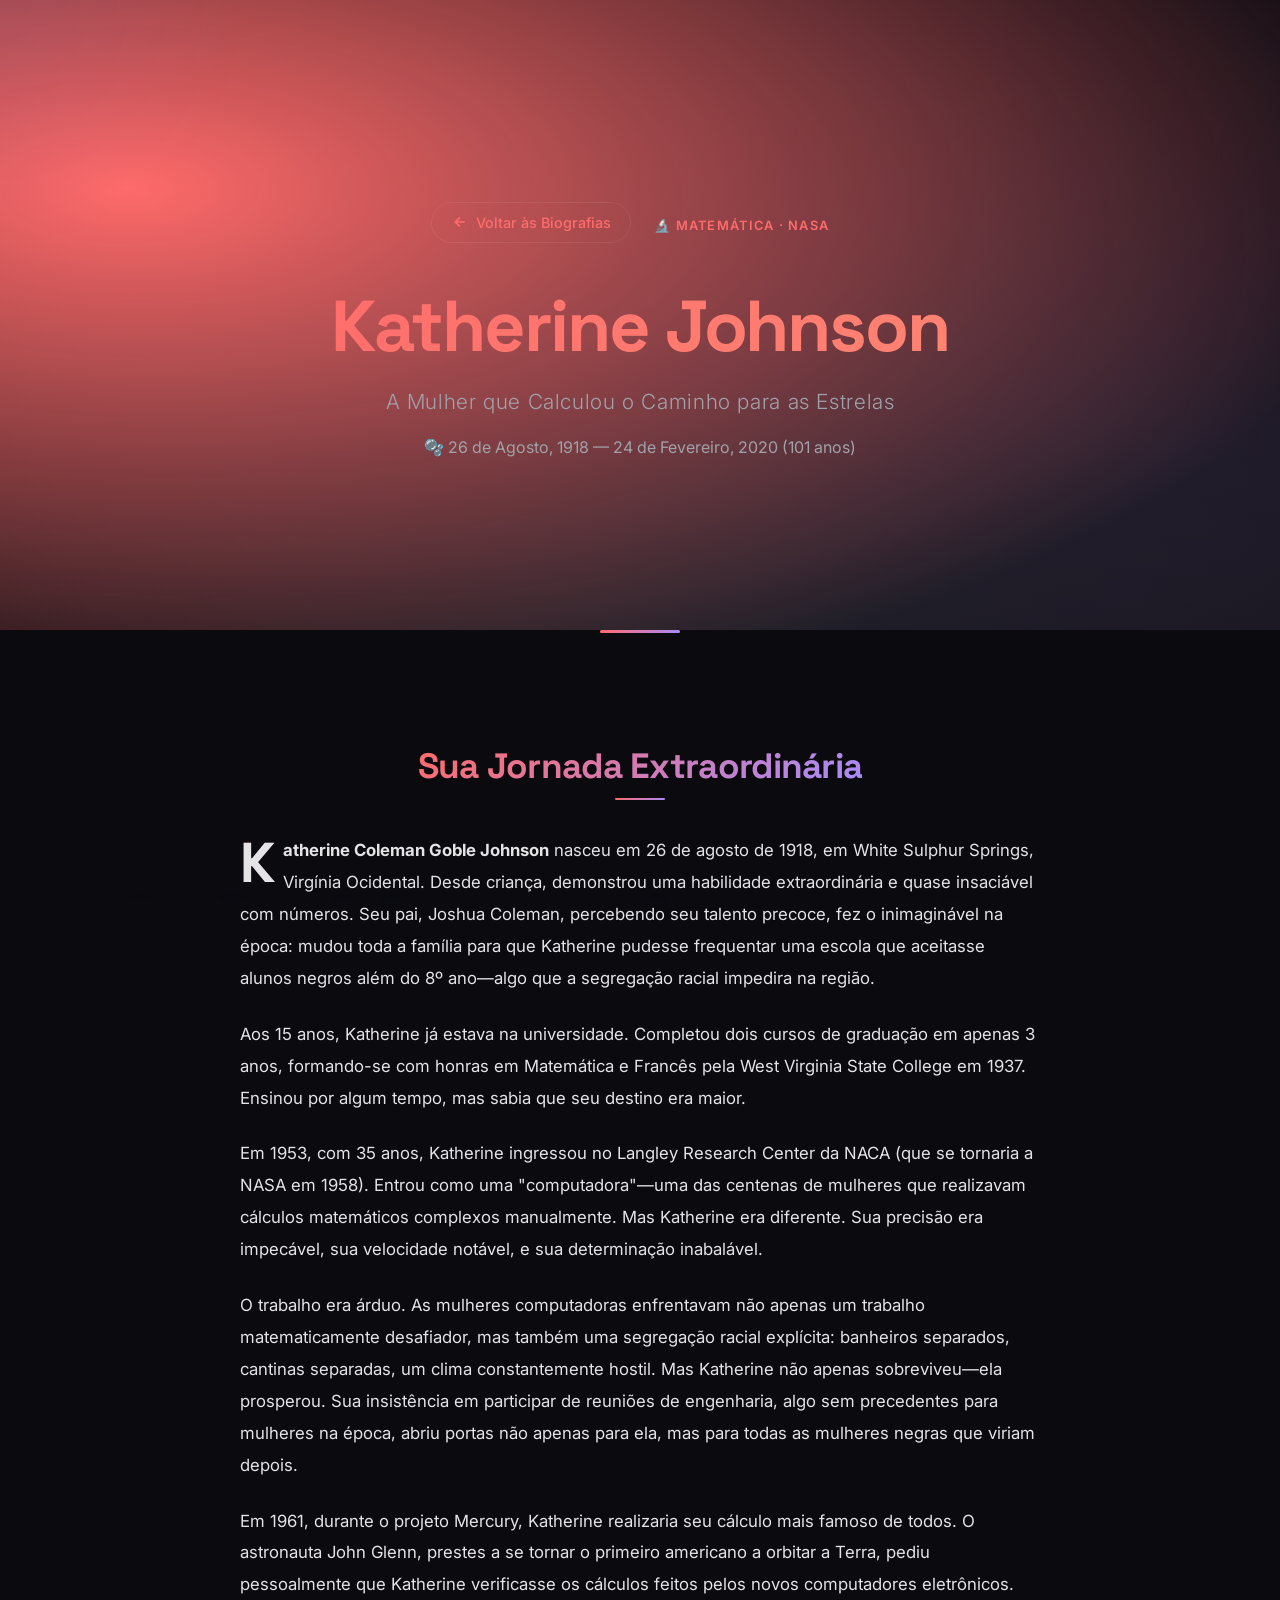
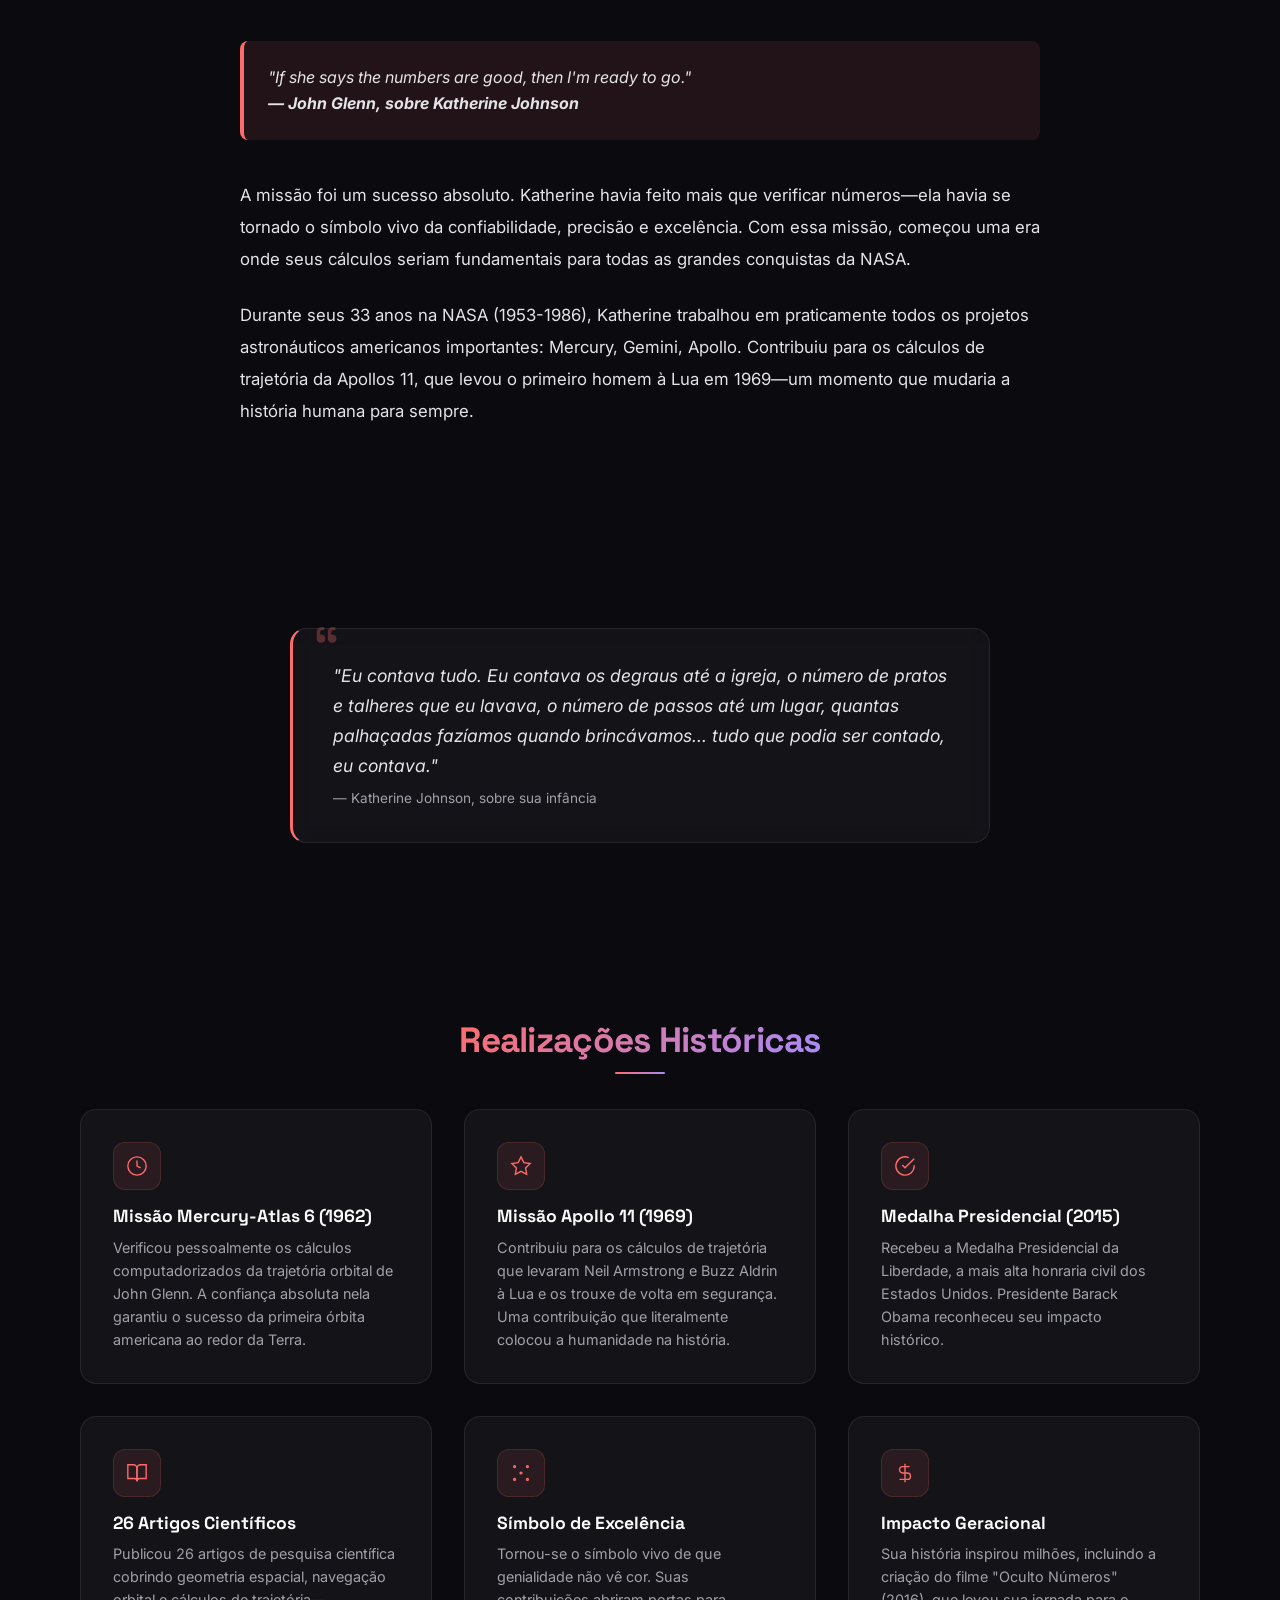
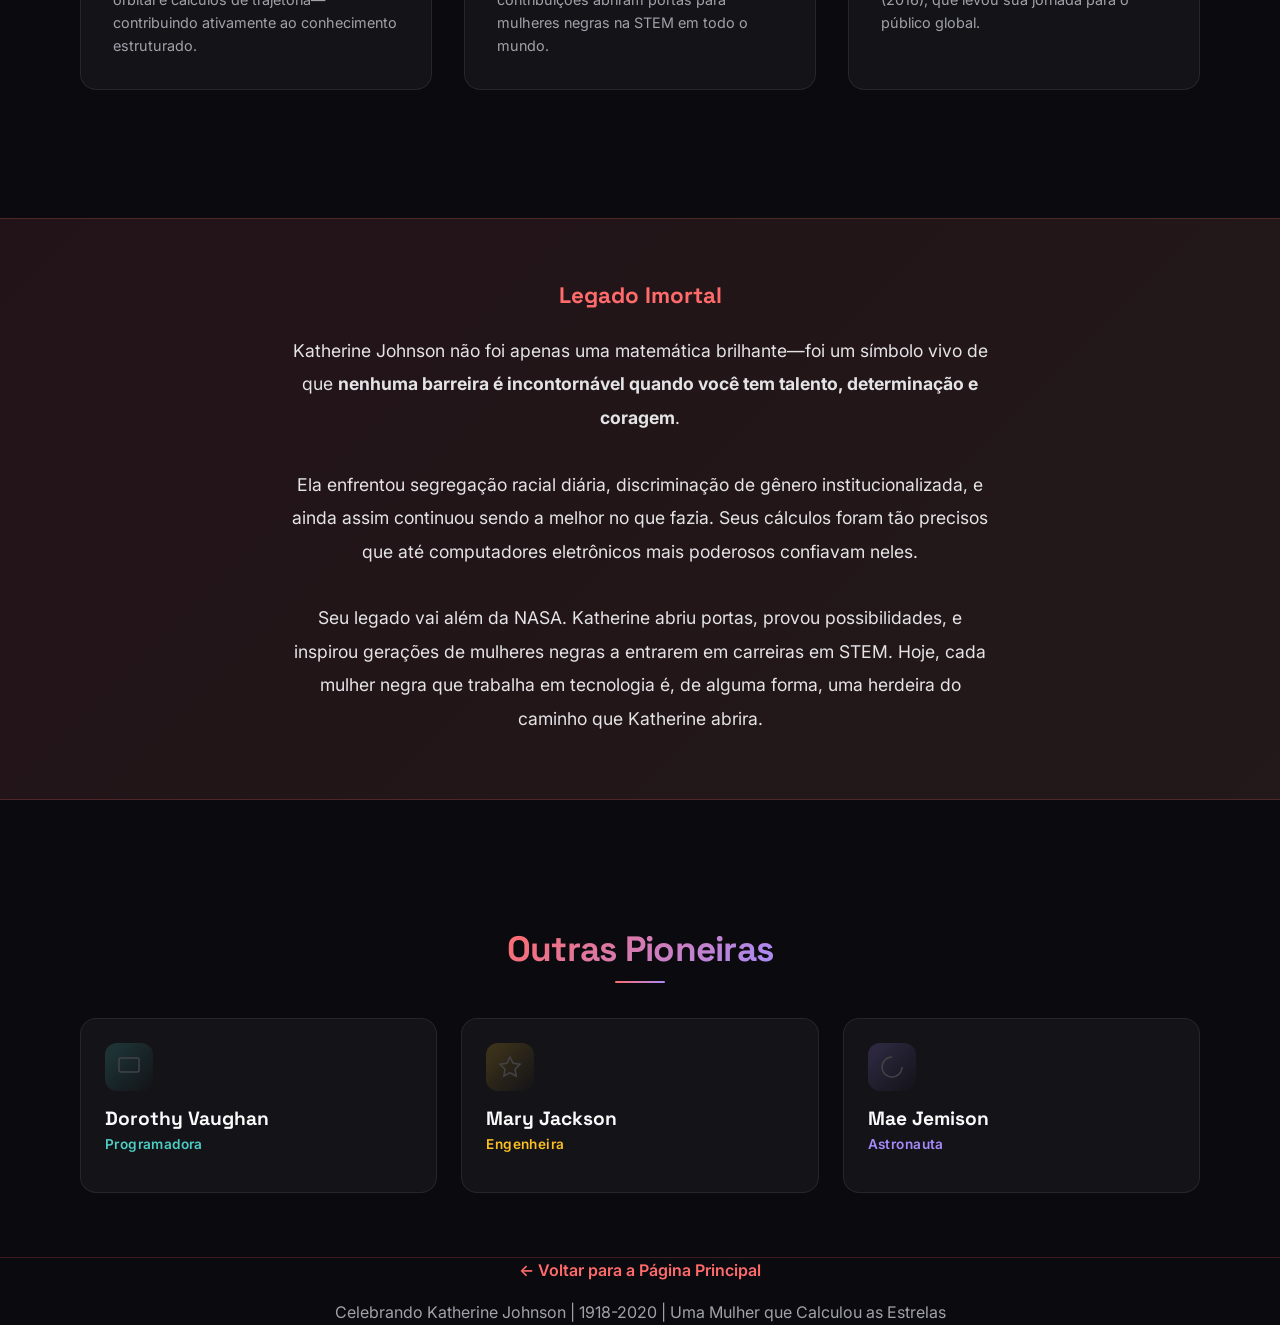
<file: katherine-johnson.html>
<!DOCTYPE html>
<html lang="pt-BR">
<head>
    <meta charset="UTF-8">
    <meta name="viewport" content="width=device-width, initial-scale=1.0">
    <meta name="description" content="Katherine Johnson - A matemática que calculou o caminho para as estrelas. Conheça sua história extraordinária na NASA e seu legado imortal.">
    <title>Katherine Johnson - Mulheres Negras na Tecnologia</title>
    
    <link rel="preconnect" href="https://fonts.googleapis.com">
    <link rel="preconnect" href="https://fonts.gstatic.com" crossorigin>
    <link href="https://fonts.googleapis.com/css2?family=Space+Grotesk:wght@300;400;500;600;700&family=Inter:wght@300;400;500;600;700&display=swap" rel="stylesheet">
    
    <link rel="stylesheet" href="design/global.css">
    <link rel="stylesheet" href="design/components.css">
    <link rel="stylesheet" href="design/biografia.css">
    <link rel="stylesheet" href="design/themes.css">
    
    <style>
        :root {
            --cor-primaria: #FF6B6B;
            --cor-secundaria: #FFA07A;
            --cor-accent: #FF8C94;
            --gradiente: linear-gradient(135deg, #FF6B6B, #FFA07A);
        }
    </style>
</head>
<body>
    <div id="particles-bg" class="particles-bg" aria-hidden="true"></div>
    <div id="cursor-glow" class="cursor-glow" aria-hidden="true"></div>

    <header class="bio-hero tema-katherine">
        <div class="bio-theme-bg"></div>
        <div class="bio-color-bar"></div>
        
        <div class="container bio-hero-content">
            <a href="index.html#biografias" class="bio-back-link">
                <svg viewBox="0 0 24 24" fill="none" stroke="currentColor" stroke-width="2.5">
                    <path d="M19 12H5M12 19l-7-7 7-7"/>
                </svg>
                Voltar às Biografias
            </a>
            
            <div class="bio-badge">🔬 Matemática · NASA</div>
            
            <h1 class="bio-hero-name">Katherine Johnson</h1>
            
            <p class="bio-hero-subtitle">A Mulher que Calculou o Caminho para as Estrelas</p>
            
            <p class="bio-hero-dates">🫧 26 de Agosto, 1918 — 24 de Fevereiro, 2020 (101 anos)</p>
        </div>
    </header>

    <main>
        <div class="bio-divider"></div>

        <section class="bio-section">
            <div class="container">
                <h2 class="bio-section-title"><span>Sua Jornada Extraordinária</span></h2>
                
                <div class="bio-story">
                    <p><strong>Katherine Coleman Goble Johnson</strong> nasceu em 26 de agosto de 1918, em White Sulphur Springs, Virgínia Ocidental. Desde criança, demonstrou uma habilidade extraordinária e quase insaciável com números. Seu pai, Joshua Coleman, percebendo seu talento precoce, fez o inimaginável na época: mudou toda a família para que Katherine pudesse frequentar uma escola que aceitasse alunos negros além do 8º ano—algo que a segregação racial impedira na região.</p>
                    
                    <p>Aos 15 anos, Katherine já estava na universidade. Completou dois cursos de graduação em apenas 3 anos, formando-se com honras em Matemática e Francês pela West Virginia State College em 1937. Ensinou por algum tempo, mas sabia que seu destino era maior.</p>
                    
                    <p>Em 1953, com 35 anos, Katherine ingressou no Langley Research Center da NACA (que se tornaria a NASA em 1958). Entrou como uma "computadora"—uma das centenas de mulheres que realizavam cálculos matemáticos complexos manualmente. Mas Katherine era diferente. Sua precisão era impecável, sua velocidade notável, e sua determinação inabalável.</p>
                    
                    <p>O trabalho era árduo. As mulheres computadoras enfrentavam não apenas um trabalho matematicamente desafiador, mas também uma segregação racial explícita: banheiros separados, cantinas separadas, um clima constantemente hostil. Mas Katherine não apenas sobreviveu—ela prosperou. Sua insistência em participar de reuniões de engenharia, algo sem precedentes para mulheres na época, abriu portas não apenas para ela, mas para todas as mulheres negras que viriam depois.</p>
                    
                    <p>Em 1961, durante o projeto Mercury, Katherine realizaria seu cálculo mais famoso de todos. O astronauta John Glenn, prestes a se tornar o primeiro americano a orbitar a Terra, pediu pessoalmente que Katherine verificasse os cálculos feitos pelos novos computadores eletrônicos.</p>
                    
                    <blockquote style="margin: 2.5rem 0; padding: 1.5rem; background: rgba(255, 107, 107, 0.1); border-left: 4px solid #FF6B6B; border-radius: 8px; font-style: italic;">
                        "If she says the numbers are good, then I'm ready to go."
                        <br><strong>— John Glenn, sobre Katherine Johnson</strong>
                    </blockquote>
                    
                    <p>A missão foi um sucesso absoluto. Katherine havia feito mais que verificar números—ela havia se tornado o símbolo vivo da confiabilidade, precisão e excelência. Com essa missão, começou uma era onde seus cálculos seriam fundamentais para todas as grandes conquistas da NASA.</p>
                    
                    <p>Durante seus 33 anos na NASA (1953-1986), Katherine trabalhou em praticamente todos os projetos astronáuticos americanos importantes: Mercury, Gemini, Apollo. Contribuiu para os cálculos de trajetória da Apollos 11, que levou o primeiro homem à Lua em 1969—um momento que mudaria a história humana para sempre.</p>
                </div>
            </div>
        </section>

        <section class="bio-section">
            <div class="container">
                <div class="bio-quote">
                    <p>"Eu contava tudo. Eu contava os degraus até a igreja, o número de pratos e talheres que eu lavava, o número de passos até um lugar, quantas palhaçadas fazíamos quando brincávamos... tudo que podia ser contado, eu contava."</p>
                    <cite>— Katherine Johnson, sobre sua infância</cite>
                </div>
            </div>
        </section>

        <section class="bio-section">
            <div class="container">
                <h2 class="bio-section-title"><span>Realizações Históricas</span></h2>
                
                <div style="display: grid; grid-template-columns: repeat(auto-fit, minmax(280px, 1fr)); gap: 2rem;">
                    <div class="bio-highlight-card">
                        <div class="bio-highlight-icon">
                            <svg viewBox="0 0 24 24" fill="none" stroke="currentColor" stroke-width="1.5">
                                <circle cx="12" cy="12" r="10"/>
                                <path d="M12 6v6l4 2"/>
                            </svg>
                        </div>
                        <h3>Missão Mercury-Atlas 6 (1962)</h3>
                        <p>Verificou pessoalmente os cálculos computadorizados da trajetória orbital de John Glenn. A confiança absoluta nela garantiu o sucesso da primeira órbita americana ao redor da Terra.</p>
                    </div>
                    
                    <div class="bio-highlight-card">
                        <div class="bio-highlight-icon">
                            <svg viewBox="0 0 24 24" fill="none" stroke="currentColor" stroke-width="1.5">
                                <path d="M12 2l3.09 6.26L22 9.27l-5 4.87 1.18 6.88L12 17.77l-6.18 3.25L7 14.14 2 9.27l6.91-1.01L12 2z"/>
                            </svg>
                        </div>
                        <h3>Missão Apollo 11 (1969)</h3>
                        <p>Contribuiu para os cálculos de trajetória que levaram Neil Armstrong e Buzz Aldrin à Lua e os trouxe de volta em segurança. Uma contribuição que literalmente colocou a humanidade na história.</p>
                    </div>
                    
                    <div class="bio-highlight-card">
                        <div class="bio-highlight-icon">
                            <svg viewBox="0 0 24 24" fill="none" stroke="currentColor" stroke-width="1.5">
                                <path d="M22 11.08V12a10 10 0 11-5.93-9.14"/>
                                <path d="M22 4L12 14.01l-3-3"/>
                            </svg>
                        </div>
                        <h3>Medalha Presidencial (2015)</h3>
                        <p>Recebeu a Medalha Presidencial da Liberdade, a mais alta honraria civil dos Estados Unidos. Presidente Barack Obama reconheceu seu impacto histórico.</p>
                    </div>
                    
                    <div class="bio-highlight-card">
                        <div class="bio-highlight-icon">
                            <svg viewBox="0 0 24 24" fill="none" stroke="currentColor" stroke-width="1.5">
                                <path d="M2 3h6a4 4 0 014 4v14a3 3 0 00-3-3H2z"/>
                                <path d="M22 3h-6a4 4 0 00-4 4v14a3 3 0 013-3h7z"/>
                            </svg>
                        </div>
                        <h3>26 Artigos Científicos</h3>
                        <p>Publicou 26 artigos de pesquisa científica cobrindo geometria espacial, navegação orbital e cálculos de trajetória—contribuindo ativamente ao conhecimento estruturado.</p>
                    </div>

                    <div class="bio-highlight-card">
                        <div class="bio-highlight-icon">
                            <svg viewBox="0 0 24 24" fill="none" stroke="currentColor" stroke-width="1.5">
                                <circle cx="12" cy="12" r="1"/>
                                <circle cx="19" cy="5" r="1"/>
                                <circle cx="5" cy="19" r="1"/>
                                <circle cx="5" cy="5" r="1"/>
                                <circle cx="19" cy="19" r="1"/>
                            </svg>
                        </div>
                        <h3>Símbolo de Excelência</h3>
                        <p>Tornou-se o símbolo vivo de que genialidade não vê cor. Suas contribuições abriram portas para mulheres negras na STEM em todo o mundo.</p>
                    </div>

                    <div class="bio-highlight-card">
                        <div class="bio-highlight-icon">
                            <svg viewBox="0 0 24 24" fill="none" stroke="currentColor" stroke-width="1.5">
                                <path d="M12 2v20M17 5H9.5a3.5 3.5 0 000 7h5a3.5 3.5 0 010 7H6"/>
                            </svg>
                        </div>
                        <h3>Impacto Geracional</h3>
                        <p>Sua história inspirou milhões, incluindo a criação do filme "Oculto Números" (2016), que levou sua jornada para o público global.</p>
                    </div>
                </div>
            </div>
        </section>

<section class="bio-section" style="background: linear-gradient(135deg, rgba(255, 107, 107, 0.1) 0%, rgba(255, 160, 122, 0.1) 100%); border-top: 1px solid rgba(255, 107, 107, 0.2); border-bottom: 1px solid rgba(255, 107, 107, 0.2); margin: 4rem 0;">
            <div class="container" style="text-align: center;">
                <h3 style="font-size: 1.4rem; margin-bottom: 1.5rem; color: #FF6B6B;">Legado Imortal</h3>
                <p style="font-size: 1.1rem; max-width: 700px; margin: 0 auto; color: var(--cor-texto); line-height: 1.9;">
                    Katherine Johnson não foi apenas uma matemática brilhante—foi um símbolo vivo de que <strong>nenhuma barreira é incontornável quando você tem talento, determinação e coragem</strong>. 
                    <br><br>
                    Ela enfrentou segregação racial diária, discriminação de gênero institucionalizada, e ainda assim continuou sendo a melhor no que fazia. 
                    Seus cálculos foram tão precisos que até computadores eletrônicos mais poderosos confiavam neles. 
                    <br><br>
                    Seu legado vai além da NASA. Katherine abriu portas, provou possibilidades, e inspirou gerações de mulheres negras a entrarem em carreiras em STEM. 
                    Hoje, cada mulher negra que trabalha em tecnologia é, de alguma forma, uma herdeira do caminho que Katherine abrira.
                </p>
            </div>
        </section>

        <section class="bio-section">
            <div class="container">
                <h2 class="bio-section-title"><span>Outras Pioneiras</span></h2>
                
                <div style="display: grid; grid-template-columns: repeat(auto-fit, minmax(220px, 1fr)); gap: 1.5rem;">
                    <a href="dorothy-vaughan.html" class="card" style="--card-accent: #4ECDC4; text-decoration: none;">
                        <div class="card-conteudo">
                            <div class="card-icon-wrap">
                                <svg viewBox="0 0 24 24" fill="none" stroke="currentColor" stroke-width="1.5">
                                    <rect x="2" y="3" width="20" height="14" rx="2"/>
                                </svg>
                            </div>
                            <h3 class="card-titulo">Dorothy Vaughan</h3>
                            <p class="card-area">Programadora</p>
                        </div>
                    </a>

                    <a href="mary-jackson.html" class="card" style="--card-accent: #FBBF24; text-decoration: none;">
                        <div class="card-conteudo">
                            <div class="card-icon-wrap">
                                <svg viewBox="0 0 24 24" fill="none" stroke="currentColor" stroke-width="1.5">
                                    <path d="M12 2l3.09 6.26L22 9.27l-5 4.87 1.18 6.88L12 17.77l-6.18 3.25L7 14.14 2 9.27l6.91-1.01L12 2z"/>
                                </svg>
                            </div>
                            <h3 class="card-titulo">Mary Jackson</h3>
                            <p class="card-area">Engenheira</p>
                        </div>
                    </a>

                    <a href="mae-jemison.html" class="card" style="--card-accent: #A78BFA; text-decoration: none;">
                        <div class="card-conteudo">
                            <div class="card-icon-wrap">
                                <svg viewBox="0 0 24 24" fill="none" stroke="currentColor" stroke-width="1.5">
                                    <path d="M12 2C6.5 2 2 6.5 2 12s4.5 10 10 10 10-4.5 10-10"/>
                                </svg>
                            </div>
                            <h3 class="card-titulo">Mae Jemison</h3>
                            <p class="card-area">Astronauta</p>
                        </div>
                    </a>
                </div>
            </div>
        </section>
    </main>

    <footer style="border-top: 1px solid rgba(255, 107, 107, 0.2);">
        <div class="container">
            <p style="text-align: center; margin-bottom: 1rem;">
                <a href="index.html" style="color: #FF6B6B; text-decoration: none; font-weight: 600;">
                    ← Voltar para a Página Principal
                </a>
            </p>
            <p style="text-align: center; color: var(--cor-texto-muted);">
                Celebrando Katherine Johnson | 1918-2020 | Uma Mulher que Calculou as Estrelas
            </p>
        </div>
    </footer>

    <script type="module" src="animacoes/main-new.js"></script>
</body>
</html>
</file>
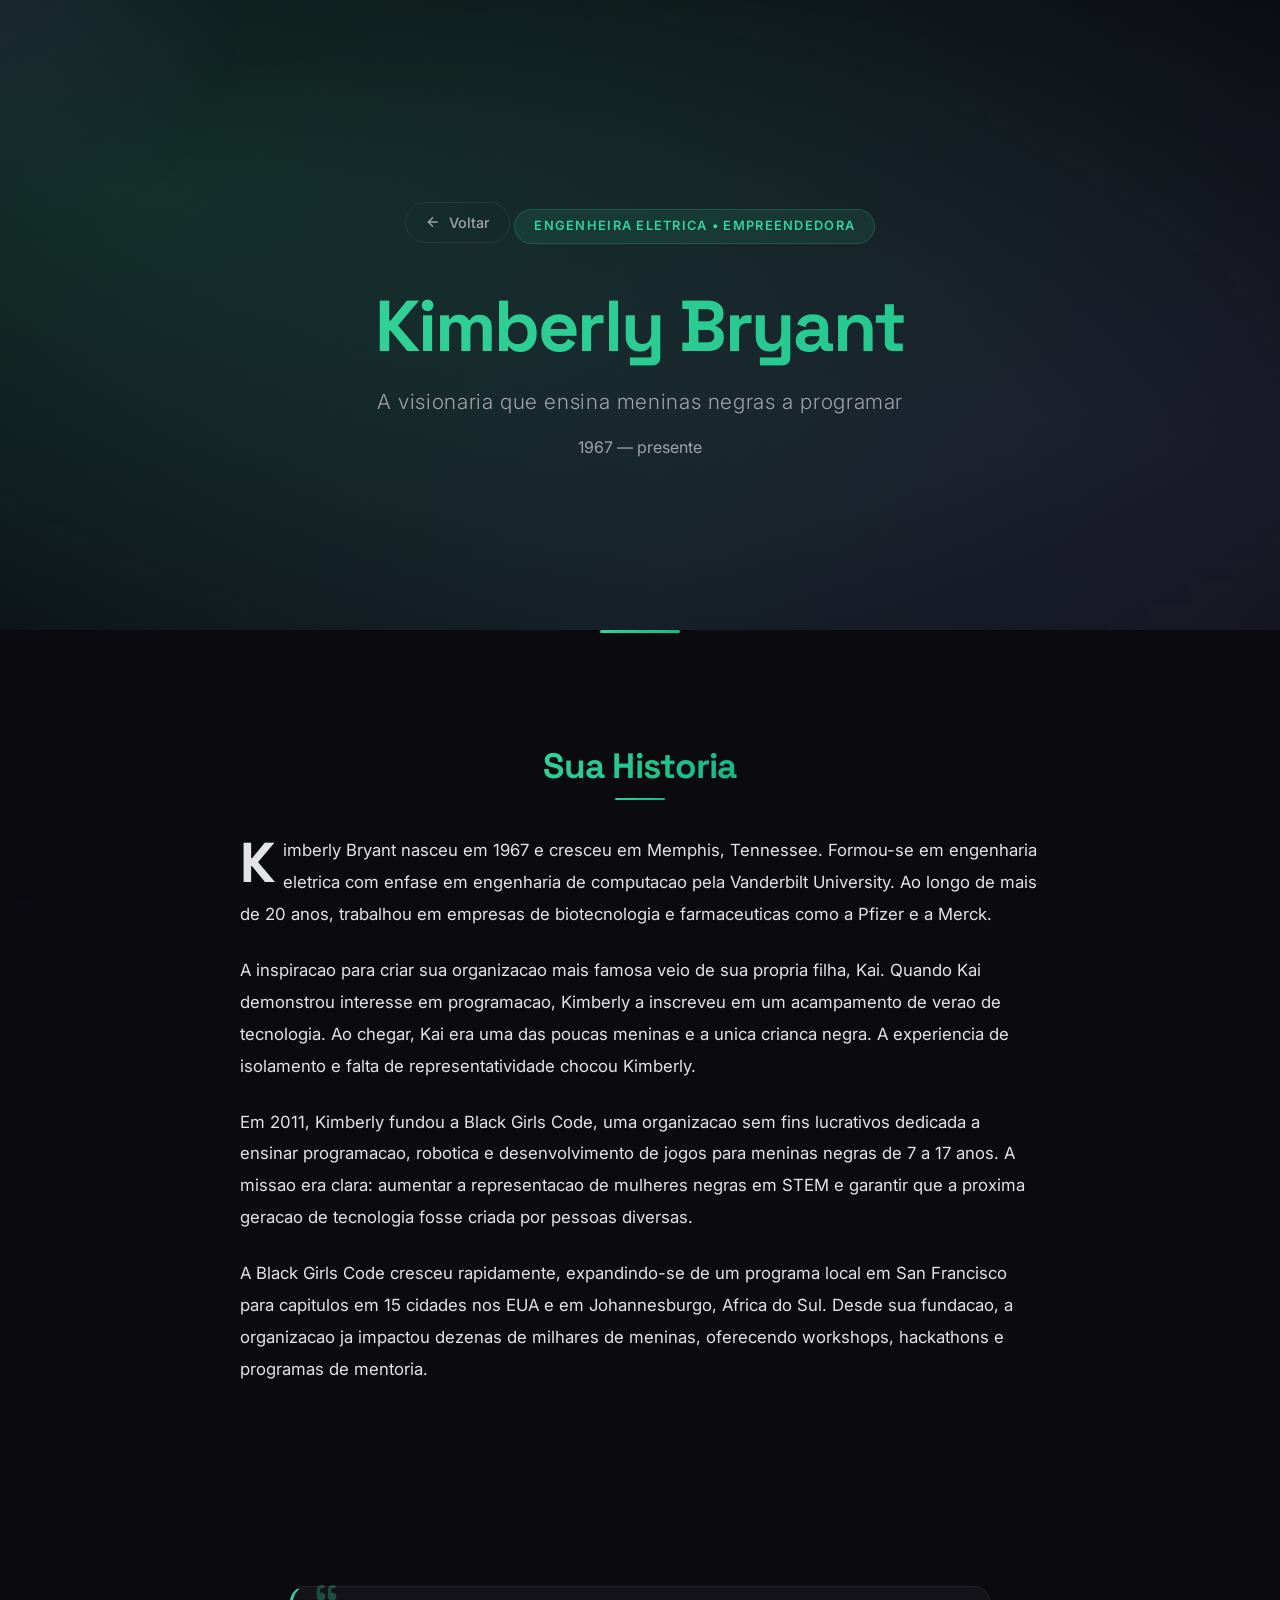
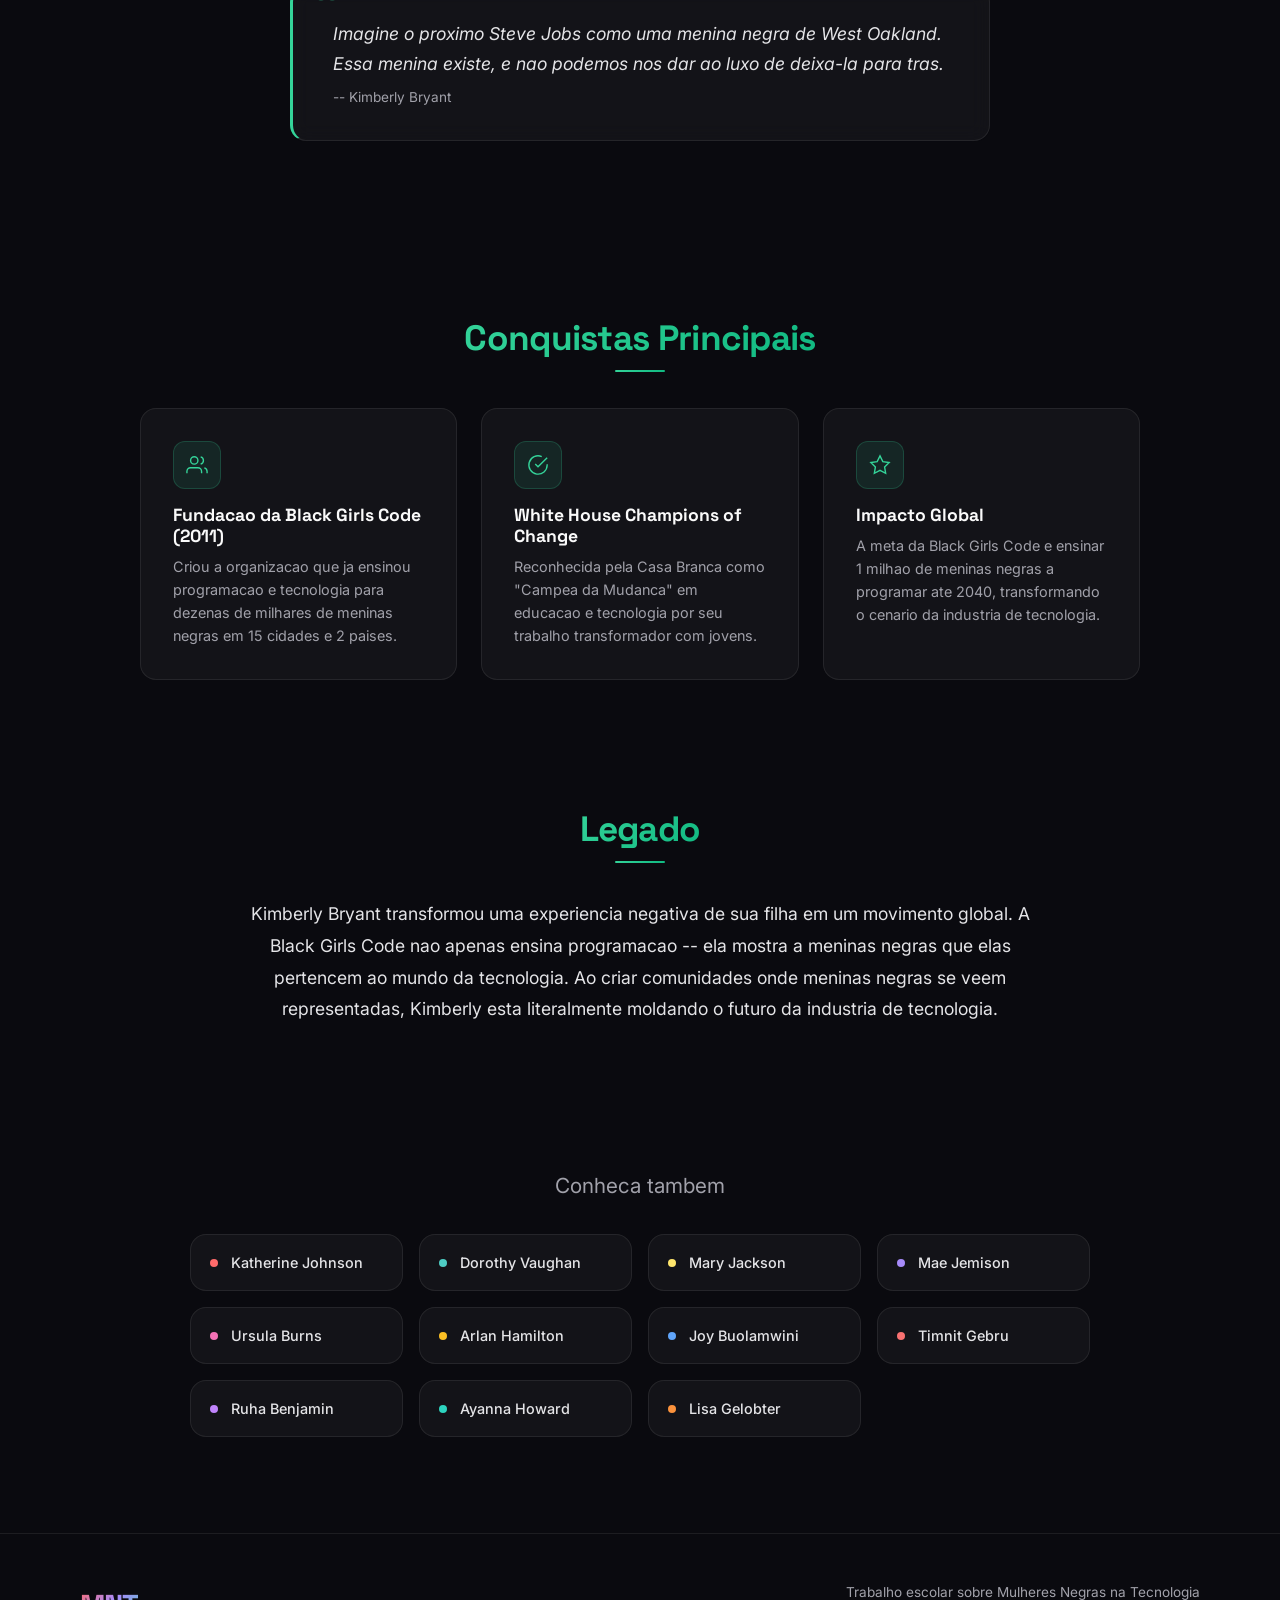
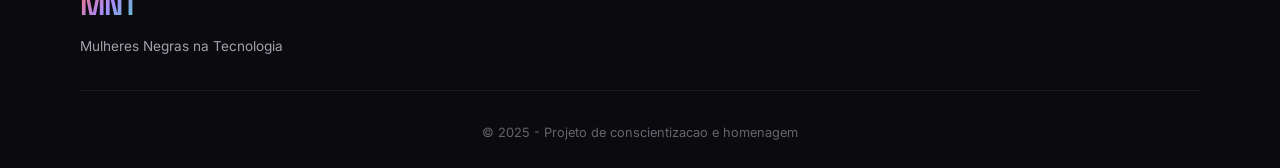
<file: kimberly-bryant.html>
<!DOCTYPE html>
<html lang="pt-BR">
<head>
    <meta charset="UTF-8">
    <meta name="viewport" content="width=device-width, initial-scale=1.0">
    <title>Kimberly Bryant - Mulheres Negras na Tecnologia</title>
    <link rel="preconnect" href="https://fonts.googleapis.com">
    <link rel="preconnect" href="https://fonts.gstatic.com" crossorigin>
    <link href="https://fonts.googleapis.com/css2?family=Space+Grotesk:wght@300;400;500;600;700&family=Inter:wght@300;400;500;600;700&display=swap" rel="stylesheet">
    <link rel="stylesheet" href="design/global.css">
    <link rel="stylesheet" href="design/biografia.css">
    <style>
        :root {
            --bio-color: #34D399;
            --bio-color-glow: rgba(52, 211, 153, 0.18);
            --bio-badge-bg: rgba(52, 211, 153, 0.1);
            --bio-badge-border: rgba(52, 211, 153, 0.2);
            --bio-gradient: linear-gradient(135deg, #34D399, #10B981);
        }
    </style>
</head>
<body>
    <div id="particles-bg" class="particles-bg" aria-hidden="true"></div>
    <div id="cursor-glow" class="cursor-glow" aria-hidden="true"></div>

    <header class="bio-hero">
        <div class="container bio-hero-content">
            <a href="index.html#biografias" class="bio-back-link">
                <svg viewBox="0 0 24 24" fill="none" stroke="currentColor" stroke-width="2"><path d="M19 12H5M12 19l-7-7 7-7"/></svg>
                Voltar
            </a>
            <div class="bio-badge">Engenheira Eletrica &bull; Empreendedora</div>
            <h1 class="bio-hero-name">Kimberly Bryant</h1>
            <p class="bio-hero-subtitle">A visionaria que ensina meninas negras a programar</p>
            <p class="bio-hero-dates">1967 &mdash; presente</p>
        </div>
    </header>

    <main>
        <div class="bio-divider"></div>

        <section class="bio-section">
            <div class="container">
                <h2 class="bio-section-title"><span>Sua Historia</span></h2>
                <div class="bio-story">
                    <p>Kimberly Bryant nasceu em 1967 e cresceu em Memphis, Tennessee. Formou-se em engenharia eletrica com enfase em engenharia de computacao pela Vanderbilt University. Ao longo de mais de 20 anos, trabalhou em empresas de biotecnologia e farmaceuticas como a Pfizer e a Merck.</p>
                    <p>A inspiracao para criar sua organizacao mais famosa veio de sua propria filha, Kai. Quando Kai demonstrou interesse em programacao, Kimberly a inscreveu em um acampamento de verao de tecnologia. Ao chegar, Kai era uma das poucas meninas e a unica crianca negra. A experiencia de isolamento e falta de representatividade chocou Kimberly.</p>
                    <p>Em 2011, Kimberly fundou a Black Girls Code, uma organizacao sem fins lucrativos dedicada a ensinar programacao, robotica e desenvolvimento de jogos para meninas negras de 7 a 17 anos. A missao era clara: aumentar a representacao de mulheres negras em STEM e garantir que a proxima geracao de tecnologia fosse criada por pessoas diversas.</p>
                    <p>A Black Girls Code cresceu rapidamente, expandindo-se de um programa local em San Francisco para capitulos em 15 cidades nos EUA e em Johannesburgo, Africa do Sul. Desde sua fundacao, a organizacao ja impactou dezenas de milhares de meninas, oferecendo workshops, hackathons e programas de mentoria.</p>
                </div>
            </div>
        </section>

        <section class="bio-section">
            <div class="container">
                <div class="bio-quote">
                    <p>Imagine o proximo Steve Jobs como uma menina negra de West Oakland. Essa menina existe, e nao podemos nos dar ao luxo de deixa-la para tras.</p>
                    <cite>-- Kimberly Bryant</cite>
                </div>
            </div>
        </section>

        <section class="bio-section">
            <div class="container">
                <h2 class="bio-section-title"><span>Conquistas Principais</span></h2>
                <div class="bio-highlights">
                    <div class="bio-highlight-card">
                        <div class="bio-highlight-icon">
                            <svg viewBox="0 0 24 24" fill="none" stroke="currentColor" stroke-width="1.5"><path d="M17 21v-2a4 4 0 00-4-4H5a4 4 0 00-4 4v2"/><circle cx="9" cy="7" r="4"/><path d="M23 21v-2a4 4 0 00-3-3.87"/><path d="M16 3.13a4 4 0 010 7.75"/></svg>
                        </div>
                        <h3>Fundacao da Black Girls Code (2011)</h3>
                        <p>Criou a organizacao que ja ensinou programacao e tecnologia para dezenas de milhares de meninas negras em 15 cidades e 2 paises.</p>
                    </div>
                    <div class="bio-highlight-card">
                        <div class="bio-highlight-icon">
                            <svg viewBox="0 0 24 24" fill="none" stroke="currentColor" stroke-width="1.5"><path d="M22 11.08V12a10 10 0 11-5.93-9.14"/><path d="M22 4L12 14.01l-3-3"/></svg>
                        </div>
                        <h3>White House Champions of Change</h3>
                        <p>Reconhecida pela Casa Branca como "Campea da Mudanca" em educacao e tecnologia por seu trabalho transformador com jovens.</p>
                    </div>
                    <div class="bio-highlight-card">
                        <div class="bio-highlight-icon">
                            <svg viewBox="0 0 24 24" fill="none" stroke="currentColor" stroke-width="1.5"><path d="M12 2l3.09 6.26L22 9.27l-5 4.87 1.18 6.88L12 17.77l-6.18 3.25L7 14.14 2 9.27l6.91-1.01L12 2z"/></svg>
                        </div>
                        <h3>Impacto Global</h3>
                        <p>A meta da Black Girls Code e ensinar 1 milhao de meninas negras a programar ate 2040, transformando o cenario da industria de tecnologia.</p>
                    </div>
                </div>
            </div>
        </section>

        <section class="bio-section">
            <div class="container">
                <h2 class="bio-section-title"><span>Legado</span></h2>
                <div class="bio-legacy">
                    <p>Kimberly Bryant transformou uma experiencia negativa de sua filha em um movimento global. A Black Girls Code nao apenas ensina programacao -- ela mostra a meninas negras que elas pertencem ao mundo da tecnologia. Ao criar comunidades onde meninas negras se veem representadas, Kimberly esta literalmente moldando o futuro da industria de tecnologia.</p>
                </div>
            </div>
        </section>

        <section class="bio-nav">
            <div class="container">
                <p class="bio-nav-title">Conheca tambem</p>
                <div class="bio-nav-grid">
                    <a href="katherine-johnson.html" class="bio-nav-link"><span class="nav-dot" style="background:#FF6B6B;"></span> Katherine Johnson</a>
                    <a href="dorothy-vaughan.html" class="bio-nav-link"><span class="nav-dot" style="background:#4ECDC4;"></span> Dorothy Vaughan</a>
                    <a href="mary-jackson.html" class="bio-nav-link"><span class="nav-dot" style="background:#FFE66D;"></span> Mary Jackson</a>
                    <a href="mae-jemison.html" class="bio-nav-link"><span class="nav-dot" style="background:#A78BFA;"></span> Mae Jemison</a>
                    <a href="ursula-burns.html" class="bio-nav-link"><span class="nav-dot" style="background:#F472B6;"></span> Ursula Burns</a>
                    <a href="arlan-hamilton.html" class="bio-nav-link"><span class="nav-dot" style="background:#FBBF24;"></span> Arlan Hamilton</a>
                    <a href="joy-buolamwini.html" class="bio-nav-link"><span class="nav-dot" style="background:#60A5FA;"></span> Joy Buolamwini</a>
                    <a href="timnit-gebru.html" class="bio-nav-link"><span class="nav-dot" style="background:#F87171;"></span> Timnit Gebru</a>
                    <a href="ruha-benjamin.html" class="bio-nav-link"><span class="nav-dot" style="background:#C084FC;"></span> Ruha Benjamin</a>
                    <a href="ayanna-howard.html" class="bio-nav-link"><span class="nav-dot" style="background:#2DD4BF;"></span> Ayanna Howard</a>
                    <a href="lisa-gelobter.html" class="bio-nav-link"><span class="nav-dot" style="background:#FB923C;"></span> Lisa Gelobter</a>
                </div>
            </div>
        </section>
    </main>

    <footer class="rodape">
        <div class="container">
            <div class="rodape-conteudo">
                <div class="rodape-brand">
                    <a href="index.html" style="text-decoration:none;"><span class="rodape-logo">MNT</span></a>
                    <p>Mulheres Negras na Tecnologia</p>
                </div>
                <div class="rodape-textos">
                    <p class="rodape-texto">Trabalho escolar sobre Mulheres Negras na Tecnologia</p>
                </div>
            </div>
            <div class="rodape-bottom">
                <p>&copy; 2025 - Projeto de conscientizacao e homenagem</p>
            </div>
        </div>
    </footer>

    <script src="animacoes/main.js"></script>
</body>
</html>
</file>
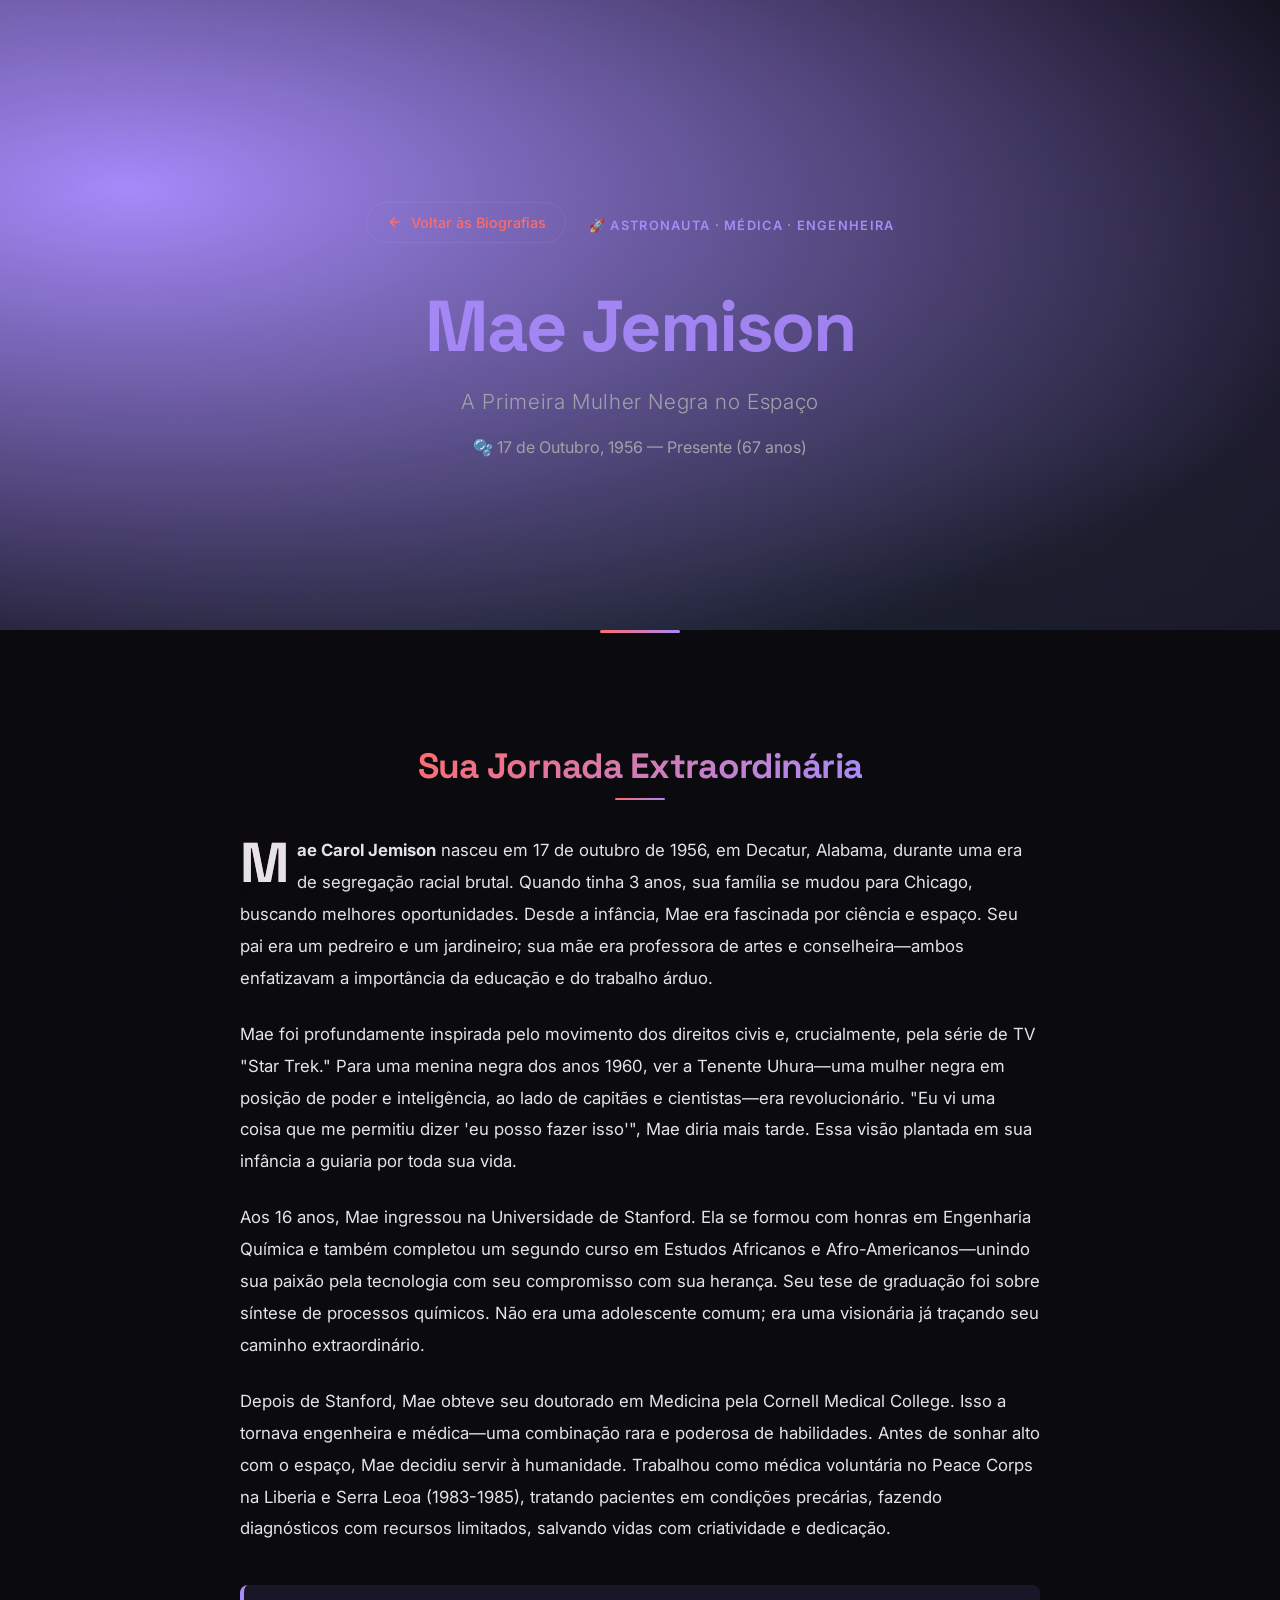
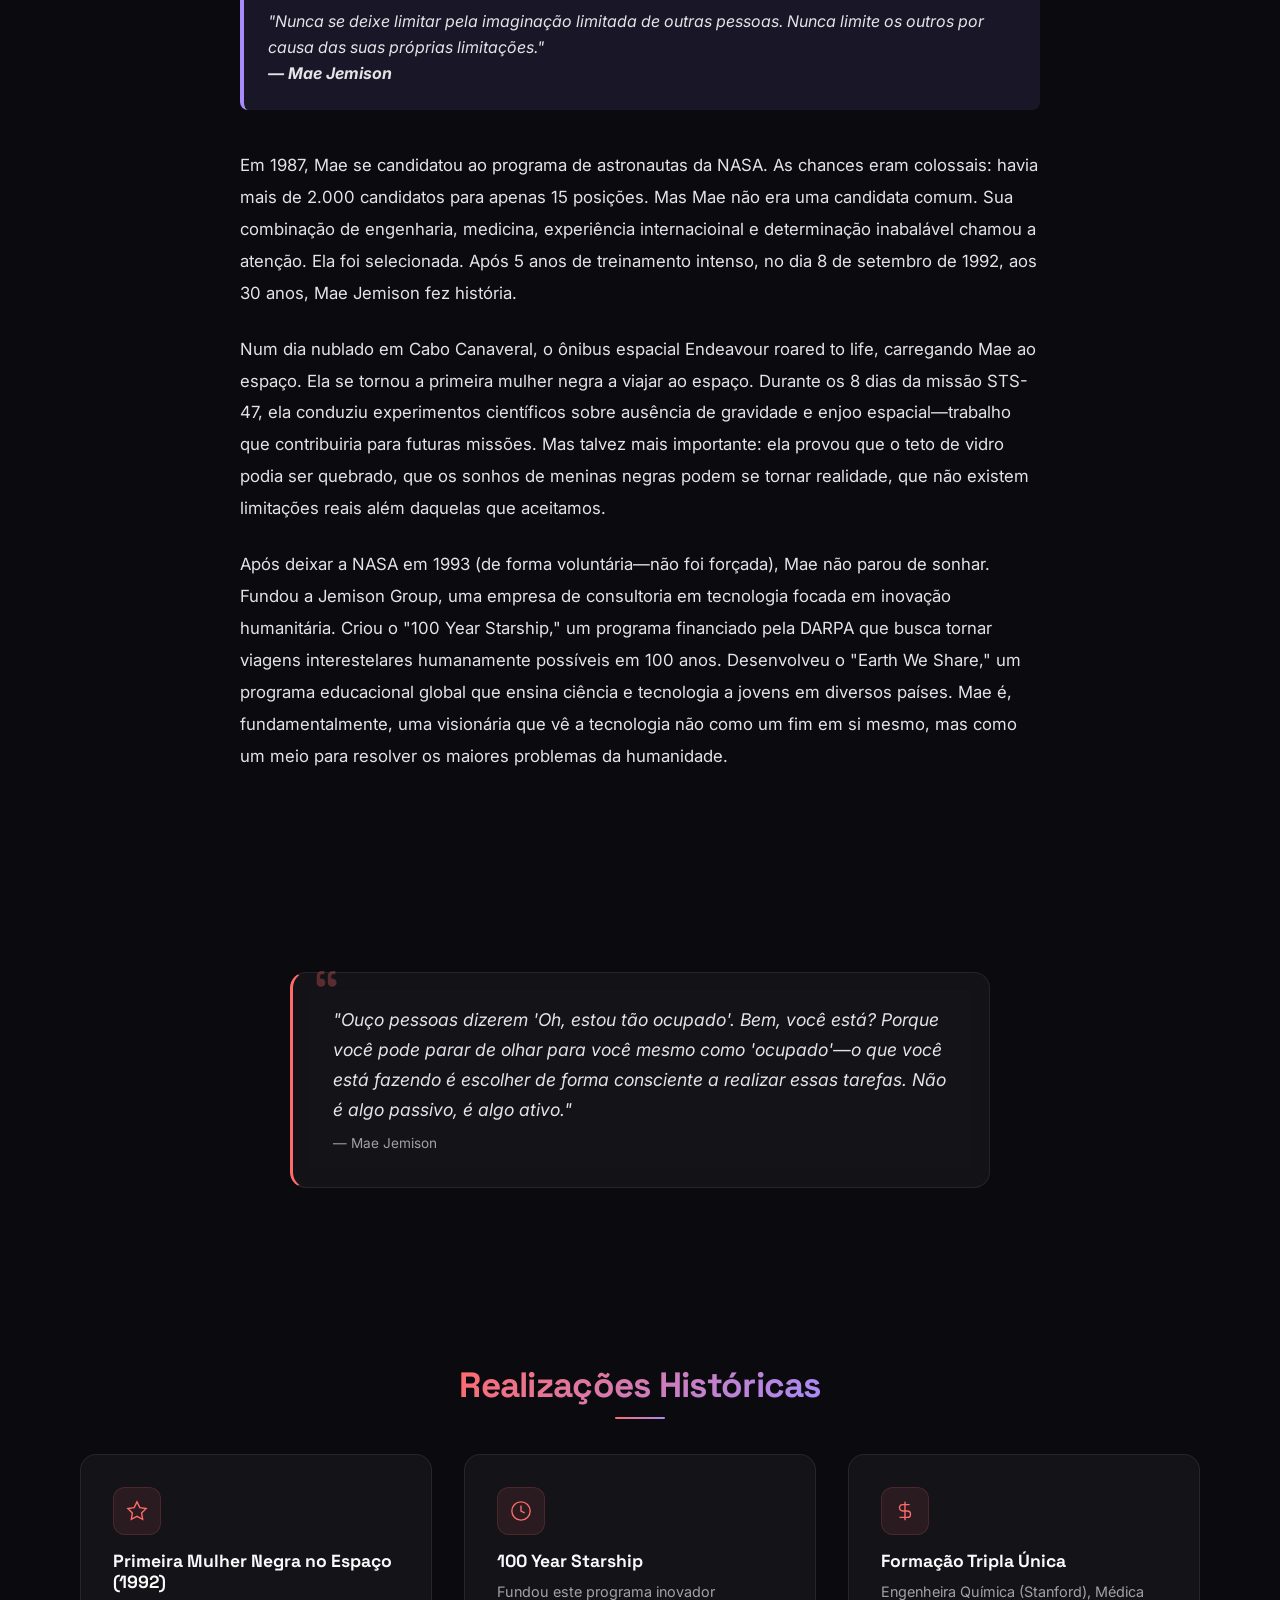
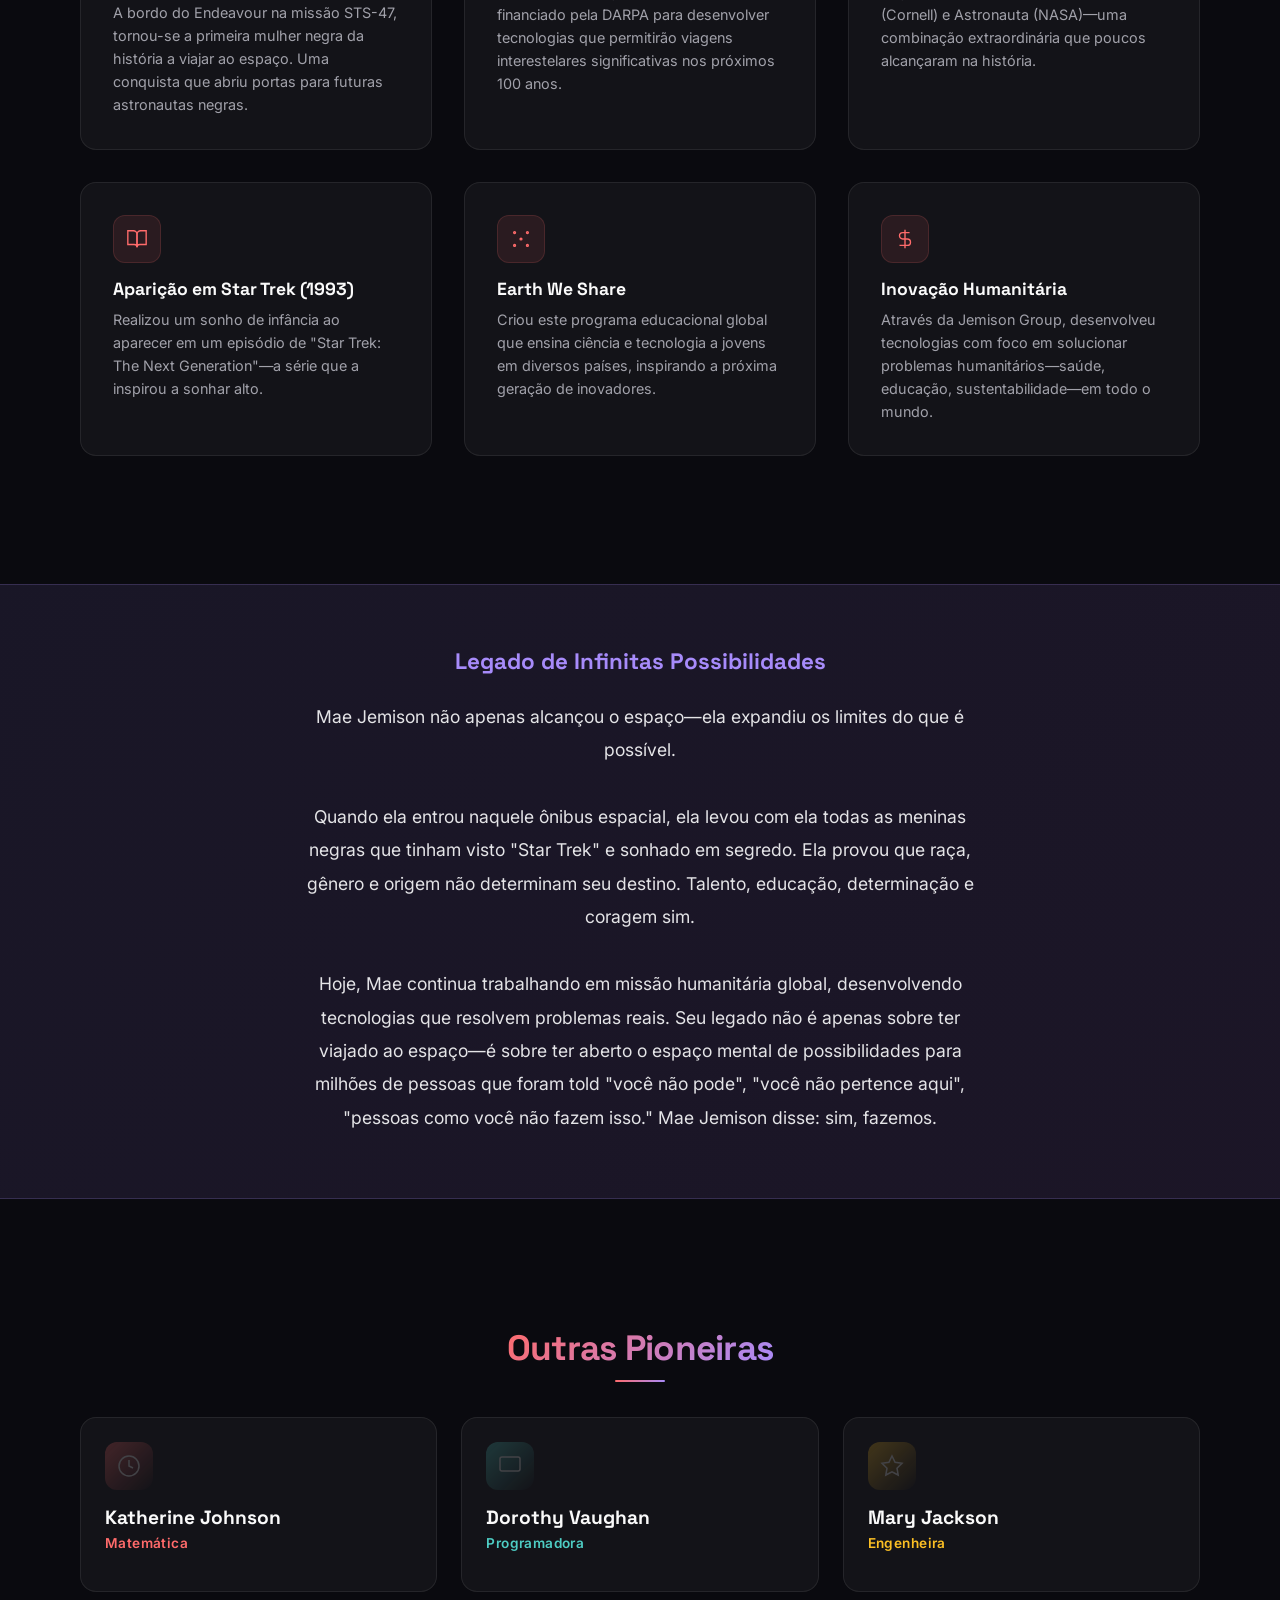
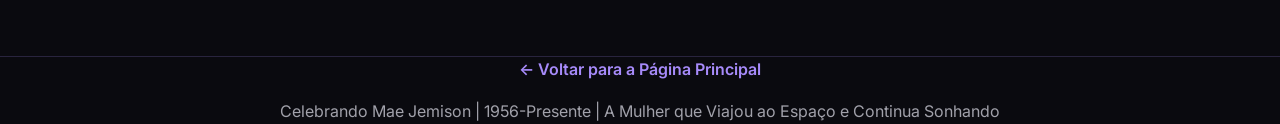
<file: mae-jemison.html>
<!DOCTYPE html>
<html lang="pt-BR">
<head>
    <meta charset="UTF-8">
    <meta name="viewport" content="width=device-width, initial-scale=1.0">
    <meta name="description" content="Mae Jemison - A primeira mulher negra a viajar ao espaço e uma visionária dedicada a tecnologia e inovação humanitária.">
    <title>Mae Jemison - Mulheres Negras na Tecnologia</title>
    
    <link rel="preconnect" href="https://fonts.googleapis.com">
    <link rel="preconnect" href="https://fonts.gstatic.com" crossorigin>
    <link href="https://fonts.googleapis.com/css2?family=Space+Grotesk:wght@300;400;500;600;700&family=Inter:wght@300;400;500;600;700&display=swap" rel="stylesheet">
    
    <link rel="stylesheet" href="design/global.css">
    <link rel="stylesheet" href="design/components.css">
    <link rel="stylesheet" href="design/biografia.css">
    <link rel="stylesheet" href="design/themes.css">
    
    <style>
        :root {
            --cor-primaria: #A78BFA;
            --cor-secundaria: #C084FC;
            --cor-accent: #D8B4FE;
            --gradiente: linear-gradient(135deg, #A78BFA, #C084FC);
        }
    </style>
</head>
<body>
    <div id="particles-bg" class="particles-bg" aria-hidden="true"></div>
    <div id="cursor-glow" class="cursor-glow" aria-hidden="true"></div>

    <header class="bio-hero tema-mae">
        <div class="bio-theme-bg"></div>
        <div class="bio-color-bar"></div>
        
        <div class="container bio-hero-content">
            <a href="index.html#biografias" class="bio-back-link">
                <svg viewBox="0 0 24 24" fill="none" stroke="currentColor" stroke-width="2.5">
                    <path d="M19 12H5M12 19l-7-7 7-7"/>
                </svg>
                Voltar às Biografias
            </a>
            
            <div class="bio-badge">🚀 Astronauta · Médica · Engenheira</div>
            
            <h1 class="bio-hero-name">Mae Jemison</h1>
            
            <p class="bio-hero-subtitle">A Primeira Mulher Negra no Espaço</p>
            
            <p class="bio-hero-dates">🫧 17 de Outubro, 1956 — Presente (67 anos)</p>
        </div>
    </header>

    <main>
        <div class="bio-divider"></div>

        <section class="bio-section">
            <div class="container">
                <h2 class="bio-section-title"><span>Sua Jornada Extraordinária</span></h2>
                
                <div class="bio-story">
                    <p><strong>Mae Carol Jemison</strong> nasceu em 17 de outubro de 1956, em Decatur, Alabama, durante uma era de segregação racial brutal. Quando tinha 3 anos, sua família se mudou para Chicago, buscando melhores oportunidades. Desde a infância, Mae era fascinada por ciência e espaço. Seu pai era um pedreiro e um jardineiro; sua mãe era professora de artes e conselheira—ambos enfatizavam a importância da educação e do trabalho árduo.</p>
                    
                    <p>Mae foi profundamente inspirada pelo movimento dos direitos civis e, crucialmente, pela série de TV "Star Trek." Para uma menina negra dos anos 1960, ver a Tenente Uhura—uma mulher negra em posição de poder e inteligência, ao lado de capitães e cientistas—era revolucionário. "Eu vi uma coisa que me permitiu dizer 'eu posso fazer isso'", Mae diria mais tarde. Essa visão plantada em sua infância a guiaria por toda sua vida.</p>
                    
                    <p>Aos 16 anos, Mae ingressou na Universidade de Stanford. Ela se formou com honras em Engenharia Química e também completou um segundo curso em Estudos Africanos e Afro-Americanos—unindo sua paixão pela tecnologia com seu compromisso com sua herança. Seu tese de graduação foi sobre síntese de processos químicos. Não era uma adolescente comum; era uma visionária já traçando seu caminho extraordinário.</p>
                    
                    <p>Depois de Stanford, Mae obteve seu doutorado em Medicina pela Cornell Medical College. Isso a tornava engenheira e médica—uma combinação rara e poderosa de habilidades. Antes de sonhar alto com o espaço, Mae decidiu servir à humanidade. Trabalhou como médica voluntária no Peace Corps na Liberia e Serra Leoa (1983-1985), tratando pacientes em condições precárias, fazendo diagnósticos com recursos limitados, salvando vidas com criatividade e dedicação.</p>
                    
                    <blockquote style="margin: 2.5rem 0; padding: 1.5rem; background: rgba(167, 139, 250, 0.1); border-left: 4px solid #A78BFA; border-radius: 8px; font-style: italic;">
                        "Nunca se deixe limitar pela imaginação limitada de outras pessoas. Nunca limite os outros por causa das suas próprias limitações."
                        <br><strong>— Mae Jemison</strong>
                    </blockquote>
                    
                    <p>Em 1987, Mae se candidatou ao programa de astronautas da NASA. As chances eram colossais: havia mais de 2.000 candidatos para apenas 15 posições. Mas Mae não era uma candidata comum. Sua combinação de engenharia, medicina, experiência internacioinal e determinação inabalável chamou a atenção. Ela foi selecionada. Após 5 anos de treinamento intenso, no dia 8 de setembro de 1992, aos 30 anos, Mae Jemison fez história.</p>
                    
                    <p>Num dia nublado em Cabo Canaveral, o ônibus espacial Endeavour roared to life, carregando Mae ao espaço. Ela se tornou a primeira mulher negra a viajar ao espaço. Durante os 8 dias da missão STS-47, ela conduziu experimentos científicos sobre ausência de gravidade e enjoo espacial—trabalho que contribuiria para futuras missões. Mas talvez mais importante: ela provou que o teto de vidro podia ser quebrado, que os sonhos de meninas negras podem se tornar realidade, que não existem limitações reais além daquelas que aceitamos.</p>
                    
                    <p>Após deixar a NASA em 1993 (de forma voluntária—não foi forçada), Mae não parou de sonhar. Fundou a Jemison Group, uma empresa de consultoria em tecnologia focada em inovação humanitária. Criou o "100 Year Starship," um programa financiado pela DARPA que busca tornar viagens interestelares humanamente possíveis em 100 anos. Desenvolveu o "Earth We Share," um programa educacional global que ensina ciência e tecnologia a jovens em diversos países. Mae é, fundamentalmente, uma visionária que vê a tecnologia não como um fim em si mesmo, mas como um meio para resolver os maiores problemas da humanidade.</p>
                </div>
            </div>
        </section>

        <section class="bio-section">
            <div class="container">
                <div class="bio-quote">
                    <p>"Ouço pessoas dizerem 'Oh, estou tão ocupado'. Bem, você está? Porque você pode parar de olhar para você mesmo como 'ocupado'—o que você está fazendo é escolher de forma consciente a realizar essas tarefas. Não é algo passivo, é algo ativo."</p>
                    <cite>— Mae Jemison</cite>
                </div>
            </div>
        </section>

        <section class="bio-section">
            <div class="container">
                <h2 class="bio-section-title"><span>Realizações Históricas</span></h2>
                
                <div style="display: grid; grid-template-columns: repeat(auto-fit, minmax(280px, 1fr)); gap: 2rem;">
                    <div class="bio-highlight-card">
                        <div class="bio-highlight-icon">
                            <svg viewBox="0 0 24 24" fill="none" stroke="currentColor" stroke-width="1.5">
                                <path d="M12 2l3.09 6.26L22 9.27l-5 4.87 1.18 6.88L12 17.77l-6.18 3.25L7 14.14 2 9.27l6.91-1.01L12 2z"/>
                            </svg>
                        </div>
                        <h3>Primeira Mulher Negra no Espaço (1992)</h3>
                        <p>A bordo do Endeavour na missão STS-47, tornou-se a primeira mulher negra da história a viajar ao espaço. Uma conquista que abriu portas para futuras astronautas negras.</p>
                    </div>
                    
                    <div class="bio-highlight-card">
                        <div class="bio-highlight-icon">
                            <svg viewBox="0 0 24 24" fill="none" stroke="currentColor" stroke-width="1.5">
                                <circle cx="12" cy="12" r="10"/>
                                <path d="M12 6v6l4 2"/>
                            </svg>
                        </div>
                        <h3>100 Year Starship</h3>
                        <p>Fundou este programa inovador financiado pela DARPA para desenvolver tecnologias que permitirão viagens interestelares significativas nos próximos 100 anos.</p>
                    </div>
                    
                    <div class="bio-highlight-card">
                        <div class="bio-highlight-icon">
                            <svg viewBox="0 0 24 24" fill="none" stroke="currentColor" stroke-width="1.5">
                                <path d="M12 2v20M17 5H9.5a3.5 3.5 0 000 7h5a3.5 3.5 0 010 7H6"/>
                            </svg>
                        </div>
                        <h3>Formação Tripla Única</h3>
                        <p>Engenheira Química (Stanford), Médica (Cornell) e Astronauta (NASA)—uma combinação extraordinária que poucos alcançaram na história.</p>
                    </div>
                    
                    <div class="bio-highlight-card">
                        <div class="bio-highlight-icon">
                            <svg viewBox="0 0 24 24" fill="none" stroke="currentColor" stroke-width="1.5">
                                <path d="M2 3h6a4 4 0 014 4v14a3 3 0 00-3-3H2z"/>
                                <path d="M22 3h-6a4 4 0 00-4 4v14a3 3 0 013-3h7z"/>
                            </svg>
                        </div>
                        <h3>Aparição em Star Trek (1993)</h3>
                        <p>Realizou um sonho de infância ao aparecer em um episódio de "Star Trek: The Next Generation"—a série que a inspirou a sonhar alto.</p>
                    </div>

                    <div class="bio-highlight-card">
                        <div class="bio-highlight-icon">
                            <svg viewBox="0 0 24 24" fill="none" stroke="currentColor" stroke-width="1.5">
                                <circle cx="12" cy="12" r="1"/>
                                <circle cx="19" cy="5" r="1"/>
                                <circle cx="5" cy="19" r="1"/>
                                <circle cx="5" cy="5" r="1"/>
                                <circle cx="19" cy="19" r="1"/>
                            </svg>
                        </div>
                        <h3>Earth We Share</h3>
                        <p>Criou este programa educacional global que ensina ciência e tecnologia a jovens em diversos países, inspirando a próxima geração de inovadores.</p>
                    </div>

                    <div class="bio-highlight-card">
                        <div class="bio-highlight-icon">
                            <svg viewBox="0 0 24 24" fill="none" stroke="currentColor" stroke-width="1.5">
                                <path d="M12 2v20M17 5H9.5a3.5 3.5 0 000 7h5a3.5 3.5 0 010 7H6"/>
                            </svg>
                        </div>
                        <h3>Inovação Humanitária</h3>
                        <p>Através da Jemison Group, desenvolveu tecnologias com foco em solucionar problemas humanitários—saúde, educação, sustentabilidade—em todo o mundo.</p>
                    </div>
                </div>
            </div>
        </section>

        <section class="bio-section" style="background: linear-gradient(135deg, rgba(167, 139, 250, 0.1) 0%, rgba(192, 132, 252, 0.1) 100%); border-top: 1px solid rgba(167, 139, 250, 0.2); border-bottom: 1px solid rgba(167, 139, 250, 0.2); margin: 4rem 0;">
            <div class="container" style="text-align: center;">
                <h3 style="font-size: 1.4rem; margin-bottom: 1.5rem; color: #A78BFA;">Legado de Infinitas Possibilidades</h3>
                <p style="font-size: 1.1rem; max-width: 700px; margin: 0 auto; color: var(--cor-texto); line-height: 1.9;">
                    Mae Jemison não apenas alcançou o espaço—ela expandiu os limites do que é possível. 
                    <br><br>
                    Quando ela entrou naquele ônibus espacial, ela levou com ela todas as meninas negras que tinham visto "Star Trek" e sonhado em segredo. 
                    Ela provou que raça, gênero e origem não determinam seu destino. Talento, educação, determinação e coragem sim.
                    <br><br>
                    Hoje, Mae continua trabalhando em missão humanitária global, desenvolvendo tecnologias que resolvem problemas reais. Seu legado não é apenas sobre ter viajado ao espaço—é sobre ter aberto o espaço mental de possibilidades para milhões de pessoas que foram told "você não pode", "você não pertence aqui", "pessoas como você não fazem isso." Mae Jemison disse: sim, fazemos.
                </p>
            </div>
        </section>

        <section class="bio-section">
            <div class="container">
                <h2 class="bio-section-title"><span>Outras Pioneiras</span></h2>
                
                <div style="display: grid; grid-template-columns: repeat(auto-fit, minmax(220px, 1fr)); gap: 1.5rem;">
                    <a href="katherine-johnson.html" class="card" style="--card-accent: #FF6B6B; text-decoration: none;">
                        <div class="card-conteudo">
                            <div class="card-icon-wrap">
                                <svg viewBox="0 0 24 24" fill="none" stroke="currentColor" stroke-width="1.5">
                                    <circle cx="12" cy="12" r="10"/>
                                    <path d="M12 6v6l4 2"/>
                                </svg>
                            </div>
                            <h3 class="card-titulo">Katherine Johnson</h3>
                            <p class="card-area">Matemática</p>
                        </div>
                    </a>

                    <a href="dorothy-vaughan.html" class="card" style="--card-accent: #4ECDC4; text-decoration: none;">
                        <div class="card-conteudo">
                            <div class="card-icon-wrap">
                                <svg viewBox="0 0 24 24" fill="none" stroke="currentColor" stroke-width="1.5">
                                    <rect x="2" y="3" width="20" height="14" rx="2"/>
                                </svg>
                            </div>
                            <h3 class="card-titulo">Dorothy Vaughan</h3>
                            <p class="card-area">Programadora</p>
                        </div>
                    </a>

                    <a href="mary-jackson.html" class="card" style="--card-accent: #FBBF24; text-decoration: none;">
                        <div class="card-conteudo">
                            <div class="card-icon-wrap">
                                <svg viewBox="0 0 24 24" fill="none" stroke="currentColor" stroke-width="1.5">
                                    <path d="M12 2l3.09 6.26L22 9.27l-5 4.87 1.18 6.88L12 17.77l-6.18 3.25L7 14.14 2 9.27l6.91-1.01L12 2z"/>
                                </svg>
                            </div>
                            <h3 class="card-titulo">Mary Jackson</h3>
                            <p class="card-area">Engenheira</p>
                        </div>
                    </a>
                </div>
            </div>
        </section>
    </main>

    <footer style="border-top: 1px solid rgba(167, 139, 250, 0.2);">
        <div class="container">
            <p style="text-align: center; margin-bottom: 1rem;">
                <a href="index.html" style="color: #A78BFA; text-decoration: none; font-weight: 600;">
                    ← Voltar para a Página Principal
                </a>
            </p>
            <p style="text-align: center; color: var(--cor-texto-muted);">
                Celebrando Mae Jemison | 1956-Presente | A Mulher que Viajou ao Espaço e Continua Sonhando
            </p>
        </div>
    </footer>

    <script type="module" src="animacoes/main-new.js"></script>
</body>
</html>

    <script src="animacoes/main.js"></script>
</body>
</html>
</file>
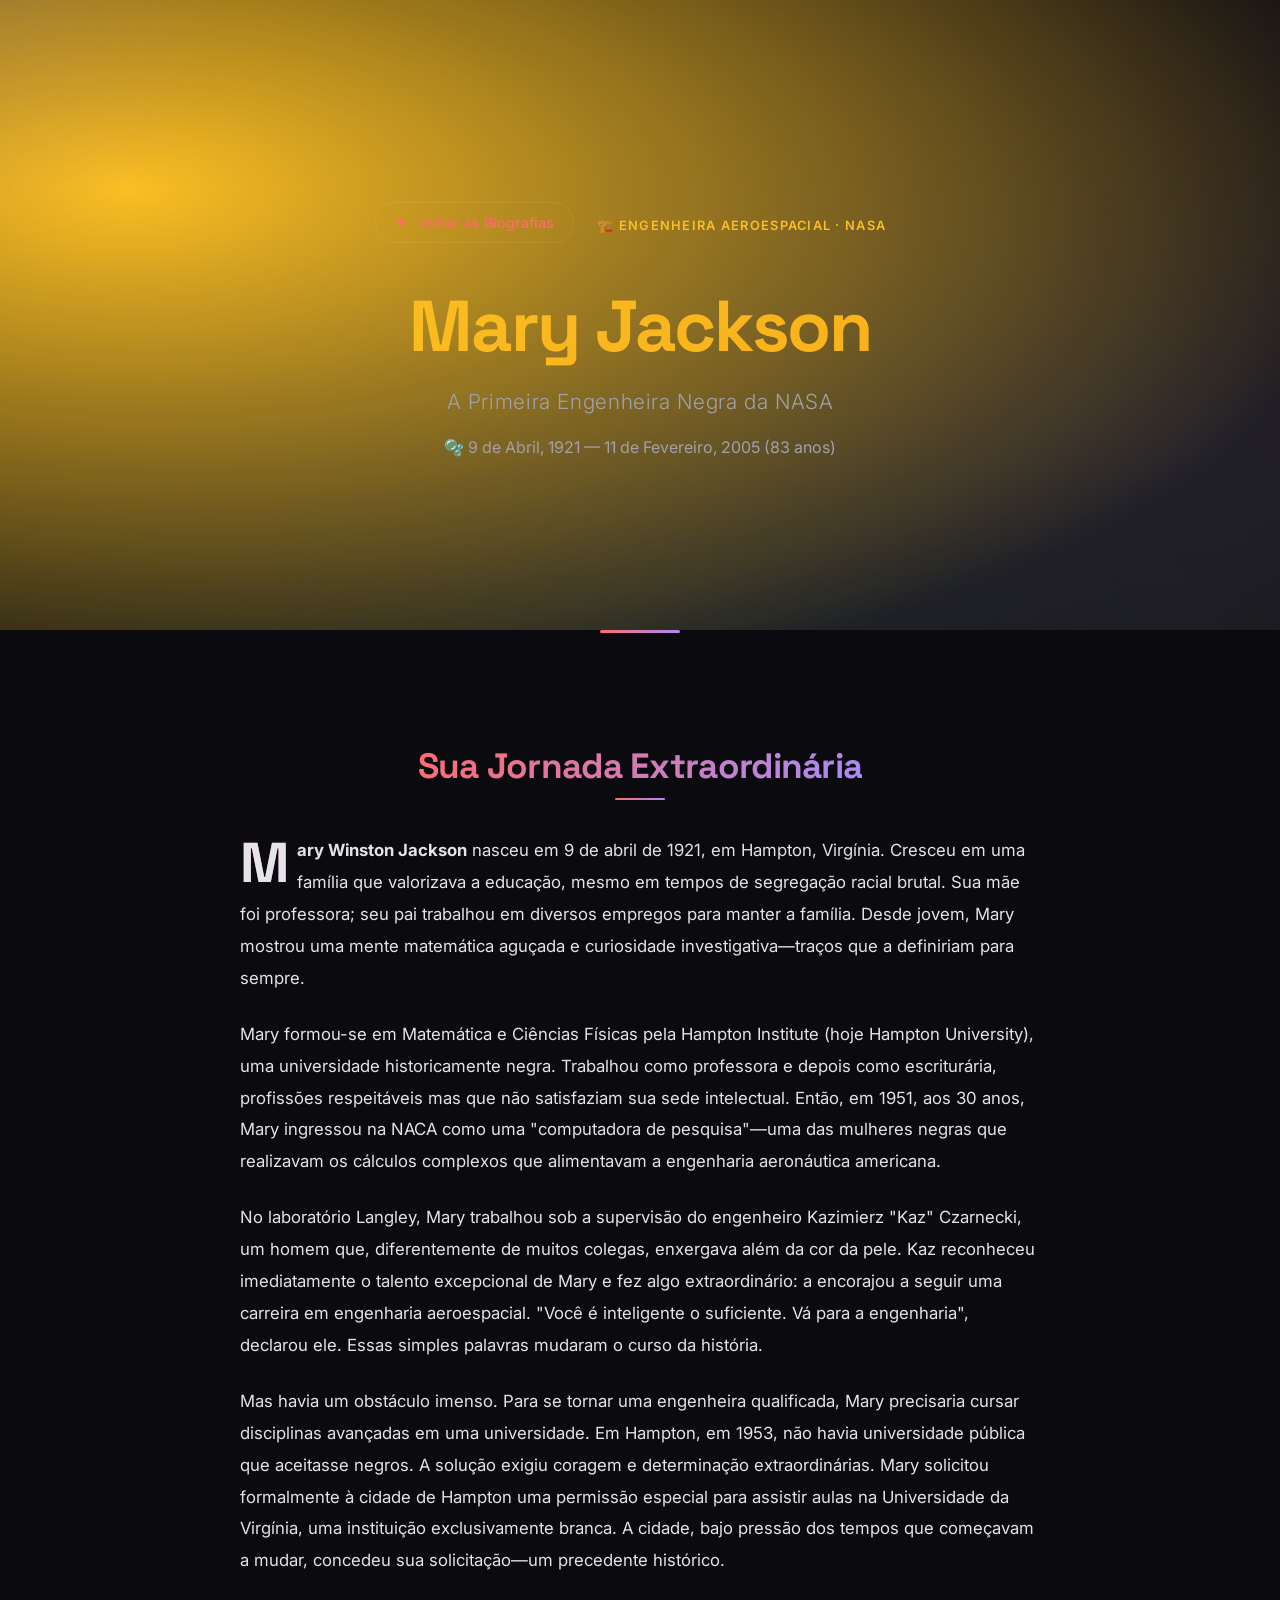
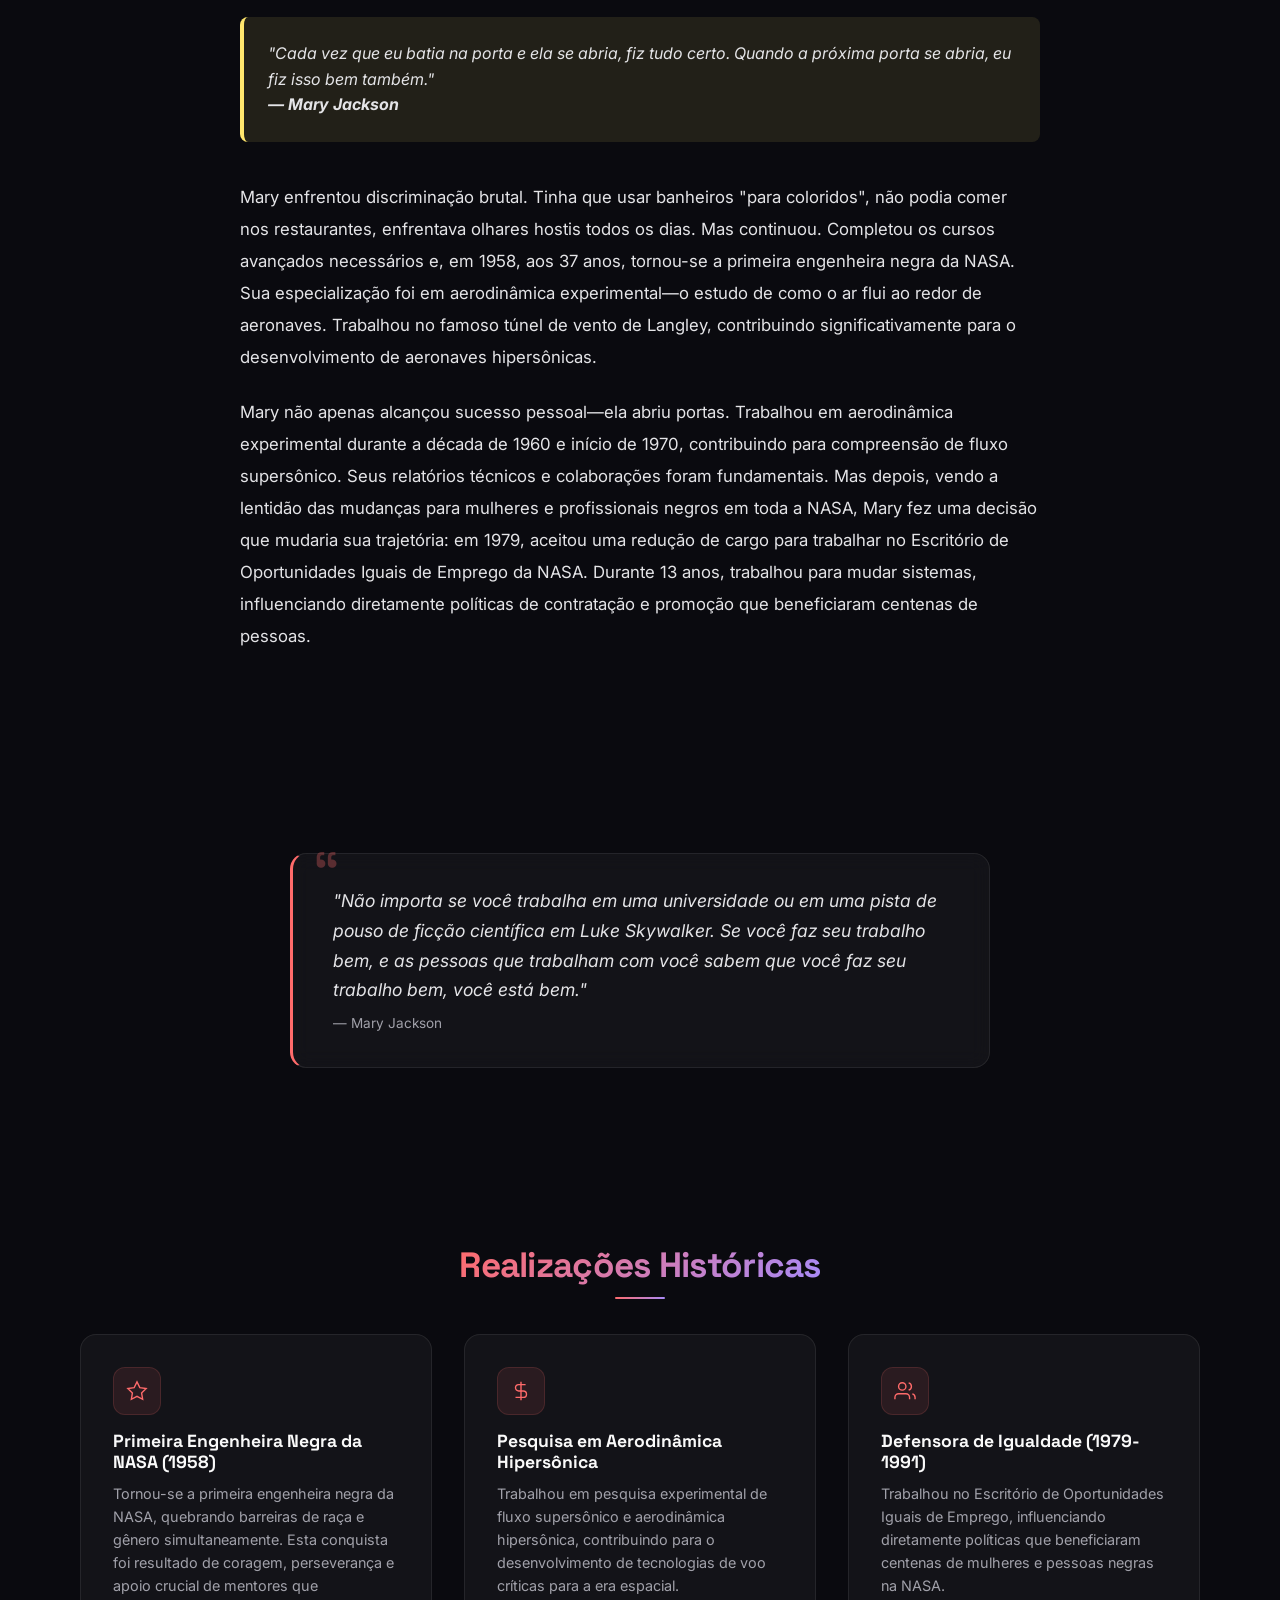
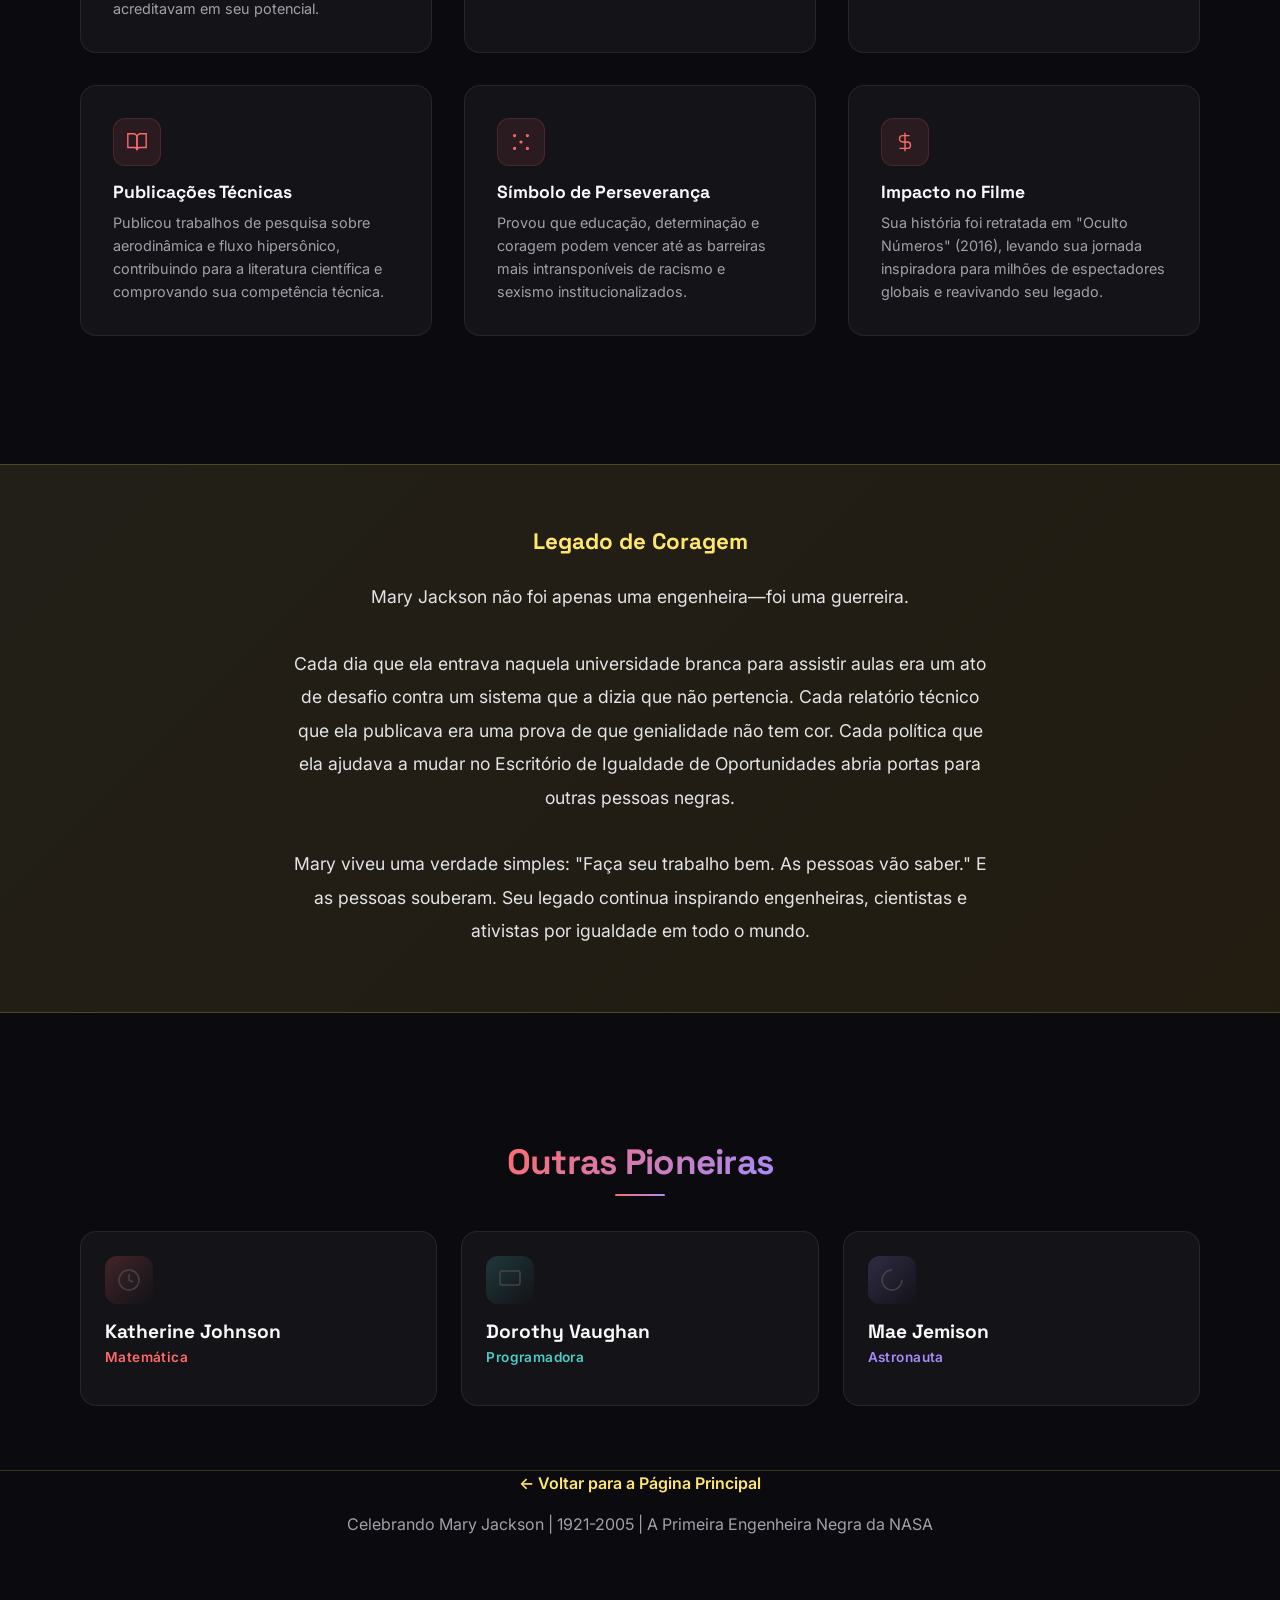
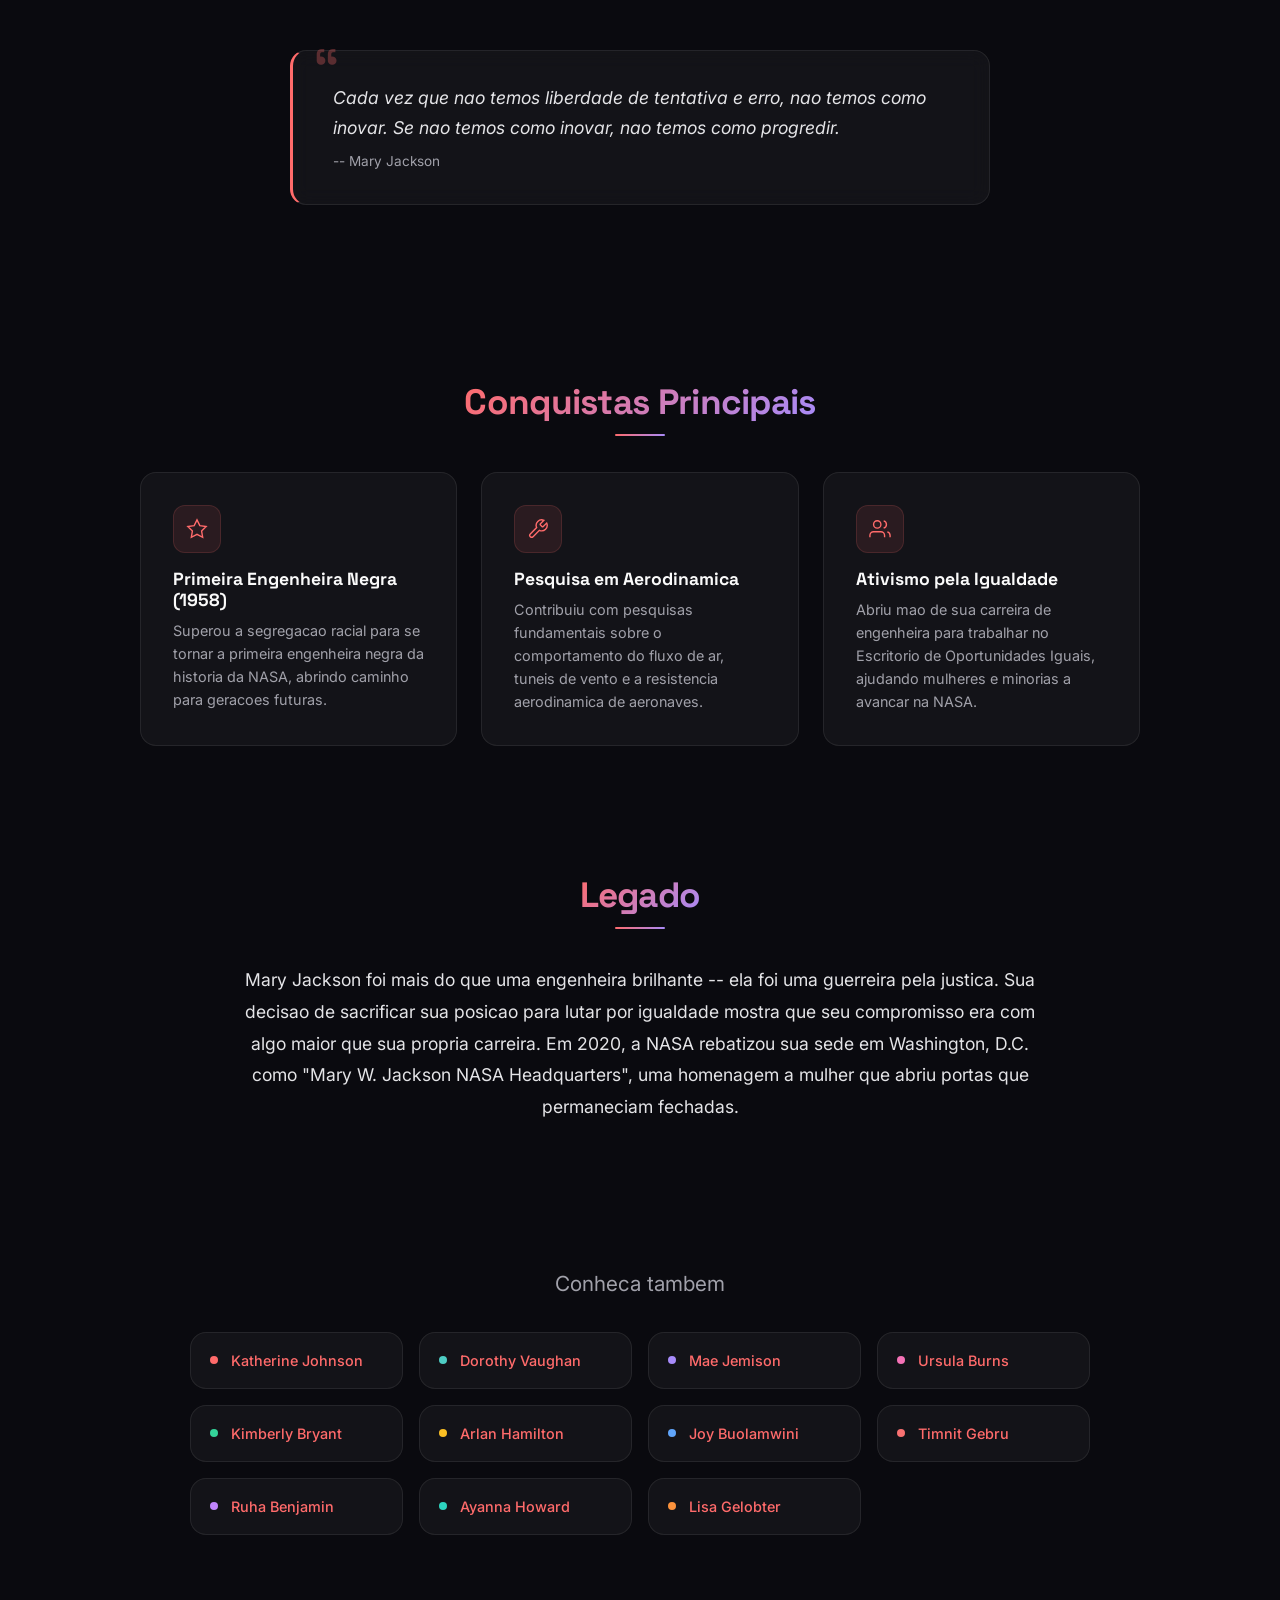
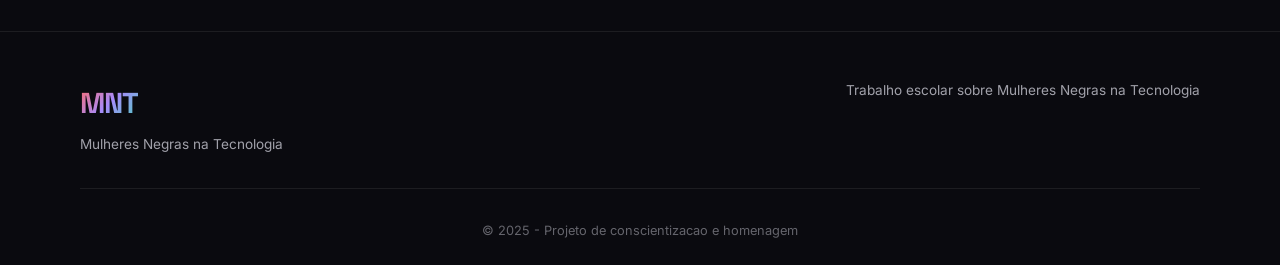
<file: mary-jackson.html>
<!DOCTYPE html>
<html lang="pt-BR">
<head>
    <meta charset="UTF-8">
    <meta name="viewport" content="width=device-width, initial-scale=1.0">
    <meta name="description" content="Mary Jackson - A primeira engenheira negra da NASA que lutou pela igualdade e abriu portas para outras mulheres negras.">
    <title>Mary Jackson - Mulheres Negras na Tecnologia</title>
    
    <link rel="preconnect" href="https://fonts.googleapis.com">
    <link rel="preconnect" href="https://fonts.gstatic.com" crossorigin>
    <link href="https://fonts.googleapis.com/css2?family=Space+Grotesk:wght@300;400;500;600;700&family=Inter:wght@300;400;500;600;700&display=swap" rel="stylesheet">
    
    <link rel="stylesheet" href="design/global.css">
    <link rel="stylesheet" href="design/components.css">
    <link rel="stylesheet" href="design/biografia.css">
    <link rel="stylesheet" href="design/themes.css">
    
    <style>
        :root {
            --cor-primaria: #FFE66D;
            --cor-secundaria: #FBBF24;
            --cor-accent: #FCD34D;
            --gradiente: linear-gradient(135deg, #FFE66D, #FBBF24);
        }
    </style>
</head>
<body>
    <div id="particles-bg" class="particles-bg" aria-hidden="true"></div>
    <div id="cursor-glow" class="cursor-glow" aria-hidden="true"></div>

    <header class="bio-hero tema-mary">
        <div class="bio-theme-bg"></div>
        <div class="bio-color-bar"></div>
        
        <div class="container bio-hero-content">
            <a href="index.html#biografias" class="bio-back-link">
                <svg viewBox="0 0 24 24" fill="none" stroke="currentColor" stroke-width="2.5">
                    <path d="M19 12H5M12 19l-7-7 7-7"/>
                </svg>
                Voltar às Biografias
            </a>
            
            <div class="bio-badge">🏗️ Engenheira Aeroespacial · NASA</div>
            
            <h1 class="bio-hero-name">Mary Jackson</h1>
            
            <p class="bio-hero-subtitle">A Primeira Engenheira Negra da NASA</p>
            
            <p class="bio-hero-dates">🫧 9 de Abril, 1921 — 11 de Fevereiro, 2005 (83 anos)</p>
        </div>
    </header>

    <main>
        <div class="bio-divider"></div>

        <section class="bio-section">
            <div class="container">
                <h2 class="bio-section-title"><span>Sua Jornada Extraordinária</span></h2>
                
                <div class="bio-story">
                    <p><strong>Mary Winston Jackson</strong> nasceu em 9 de abril de 1921, em Hampton, Virgínia. Cresceu em uma família que valorizava a educação, mesmo em tempos de segregação racial brutal. Sua mãe foi professora; seu pai trabalhou em diversos empregos para manter a família. Desde jovem, Mary mostrou uma mente matemática aguçada e curiosidade investigativa—traços que a definiriam para sempre.</p>
                    
                    <p>Mary formou-se em Matemática e Ciências Físicas pela Hampton Institute (hoje Hampton University), uma universidade historicamente negra. Trabalhou como professora e depois como escriturária, profissões respeitáveis mas que não satisfaziam sua sede intelectual. Então, em 1951, aos 30 anos, Mary ingressou na NACA como uma "computadora de pesquisa"—uma das mulheres negras que realizavam os cálculos complexos que alimentavam a engenharia aeronáutica americana.</p>
                    
                    <p>No laboratório Langley, Mary trabalhou sob a supervisão do engenheiro Kazimierz "Kaz" Czarnecki, um homem que, diferentemente de muitos colegas, enxergava além da cor da pele. Kaz reconheceu imediatamente o talento excepcional de Mary e fez algo extraordinário: a encorajou a seguir uma carreira em engenharia aeroespacial. "Você é inteligente o suficiente. Vá para a engenharia", declarou ele. Essas simples palavras mudaram o curso da história.</p>
                    
                    <p>Mas havia um obstáculo imenso. Para se tornar uma engenheira qualificada, Mary precisaria cursar disciplinas avançadas em uma universidade. Em Hampton, em 1953, não havia universidade pública que aceitasse negros. A solução exigiu coragem e determinação extraordinárias. Mary solicitou formalmente à cidade de Hampton uma permissão especial para assistir aulas na Universidade da Virgínia, uma instituição exclusivamente branca. A cidade, bajo pressão dos tempos que começavam a mudar, concedeu sua solicitação—um precedente histórico.</p>
                    
                    <blockquote style="margin: 2.5rem 0; padding: 1.5rem; background: rgba(255, 230, 109, 0.1); border-left: 4px solid #FFE66D; border-radius: 8px; font-style: italic;">
                        "Cada vez que eu batia na porta e ela se abria, fiz tudo certo. Quando a próxima porta se abria, eu fiz isso bem também."
                        <br><strong>— Mary Jackson</strong>
                    </blockquote>
                    
                    <p>Mary enfrentou discriminação brutal. Tinha que usar banheiros "para coloridos", não podia comer nos restaurantes, enfrentava olhares hostis todos os dias. Mas continuou. Completou os cursos avançados necessários e, em 1958, aos 37 anos, tornou-se a primeira engenheira negra da NASA. Sua especialização foi em aerodinâmica experimental—o estudo de como o ar flui ao redor de aeronaves. Trabalhou no famoso túnel de vento de Langley, contribuindo significativamente para o desenvolvimento de aeronaves hipersônicas.</p>
                    
                    <p>Mary não apenas alcançou sucesso pessoal—ela abriu portas. Trabalhou em aerodinâmica experimental durante a década de 1960 e início de 1970, contribuindo para compreensão de fluxo supersônico. Seus relatórios técnicos e colaborações foram fundamentais. Mas depois, vendo a lentidão das mudanças para mulheres e profissionais negros em toda a NASA, Mary fez uma decisão que mudaria sua trajetória: em 1979, aceitou uma redução de cargo para trabalhar no Escritório de Oportunidades Iguais de Emprego da NASA. Durante 13 anos, trabalhou para mudar sistemas, influenciando diretamente políticas de contratação e promoção que beneficiaram centenas de pessoas.</p>
                </div>
            </div>
        </section>

        <section class="bio-section">
            <div class="container">
                <div class="bio-quote">
                    <p>"Não importa se você trabalha em uma universidade ou em uma pista de pouso de ficção científica em Luke Skywalker. Se você faz seu trabalho bem, e as pessoas que trabalham com você sabem que você faz seu trabalho bem, você está bem."</p>
                    <cite>— Mary Jackson</cite>
                </div>
            </div>
        </section>

        <section class="bio-section">
            <div class="container">
                <h2 class="bio-section-title"><span>Realizações Históricas</span></h2>
                
                <div style="display: grid; grid-template-columns: repeat(auto-fit, minmax(280px, 1fr)); gap: 2rem;">
                    <div class="bio-highlight-card">
                        <div class="bio-highlight-icon">
                            <svg viewBox="0 0 24 24" fill="none" stroke="currentColor" stroke-width="1.5">
                                <path d="M12 2l3.09 6.26L22 9.27l-5 4.87 1.18 6.88L12 17.77l-6.18 3.25L7 14.14 2 9.27l6.91-1.01L12 2z"/>
                            </svg>
                        </div>
                        <h3>Primeira Engenheira Negra da NASA (1958)</h3>
                        <p>Tornou-se a primeira engenheira negra da NASA, quebrando barreiras de raça e gênero simultaneamente. Esta conquista foi resultado de coragem, perseverança e apoio crucial de mentores que acreditavam em seu potencial.</p>
                    </div>
                    
                    <div class="bio-highlight-card">
                        <div class="bio-highlight-icon">
                            <svg viewBox="0 0 24 24" fill="none" stroke="currentColor" stroke-width="1.5">
                                <path d="M12 2v20M17 5H9.5a3.5 3.5 0 000 7h5a3.5 3.5 0 010 7H6"/>
                            </svg>
                        </div>
                        <h3>Pesquisa em Aerodinâmica Hipersônica</h3>
                        <p>Trabalhou em pesquisa experimental de fluxo supersônico e aerodinâmica hipersônica, contribuindo para o desenvolvimento de tecnologias de voo críticas para a era espacial.</p>
                    </div>
                    
                    <div class="bio-highlight-card">
                        <div class="bio-highlight-icon">
                            <svg viewBox="0 0 24 24" fill="none" stroke="currentColor" stroke-width="1.5">
                                <path d="M17 21v-2a4 4 0 00-4-4H5a4 4 0 00-4 4v2"/>
                                <circle cx="9" cy="7" r="4"/>
                                <path d="M23 21v-2a4 4 0 00-3-3.87"/>
                                <path d="M16 3.13a4 4 0 010 7.75"/>
                            </svg>
                        </div>
                        <h3>Defensora de Igualdade (1979-1991)</h3>
                        <p>Trabalhou no Escritório de Oportunidades Iguais de Emprego, influenciando diretamente políticas que beneficiaram centenas de mulheres e pessoas negras na NASA.</p>
                    </div>
                    
                    <div class="bio-highlight-card">
                        <div class="bio-highlight-icon">
                            <svg viewBox="0 0 24 24" fill="none" stroke="currentColor" stroke-width="1.5">
                                <path d="M2 3h6a4 4 0 014 4v14a3 3 0 00-3-3H2z"/>
                                <path d="M22 3h-6a4 4 0 00-4 4v14a3 3 0 013-3h7z"/>
                            </svg>
                        </div>
                        <h3>Publicações Técnicas</h3>
                        <p>Publicou trabalhos de pesquisa sobre aerodinâmica e fluxo hipersônico, contribuindo para a literatura científica e comprovando sua competência técnica.</p>
                    </div>

                    <div class="bio-highlight-card">
                        <div class="bio-highlight-icon">
                            <svg viewBox="0 0 24 24" fill="none" stroke="currentColor" stroke-width="1.5">
                                <circle cx="12" cy="12" r="1"/>
                                <circle cx="19" cy="5" r="1"/>
                                <circle cx="5" cy="19" r="1"/>
                                <circle cx="5" cy="5" r="1"/>
                                <circle cx="19" cy="19" r="1"/>
                            </svg>
                        </div>
                        <h3>Símbolo de Perseverança</h3>
                        <p>Provou que educação, determinação e coragem podem vencer até as barreiras mais intransponíveis de racismo e sexismo institucionalizados.</p>
                    </div>

                    <div class="bio-highlight-card">
                        <div class="bio-highlight-icon">
                            <svg viewBox="0 0 24 24" fill="none" stroke="currentColor" stroke-width="1.5">
                                <path d="M12 2v20M17 5H9.5a3.5 3.5 0 000 7h5a3.5 3.5 0 010 7H6"/>
                            </svg>
                        </div>
                        <h3>Impacto no Filme</h3>
                        <p>Sua história foi retratada em "Oculto Números" (2016), levando sua jornada inspiradora para milhões de espectadores globais e reavivando seu legado.</p>
                    </div>
                </div>
            </div>
        </section>

        <section class="bio-section" style="background: linear-gradient(135deg, rgba(255, 230, 109, 0.1) 0%, rgba(251, 191, 36, 0.1) 100%); border-top: 1px solid rgba(255, 230, 109, 0.2); border-bottom: 1px solid rgba(255, 230, 109, 0.2); margin: 4rem 0;">
            <div class="container" style="text-align: center;">
                <h3 style="font-size: 1.4rem; margin-bottom: 1.5rem; color: #FFE66D;">Legado de Coragem</h3>
                <p style="font-size: 1.1rem; max-width: 700px; margin: 0 auto; color: var(--cor-texto); line-height: 1.9;">
                    Mary Jackson não foi apenas uma engenheira—foi uma guerreira. 
                    <br><br>
                    Cada dia que ela entrava naquela universidade branca para assistir aulas era um ato de desafio contra um sistema que a dizia que não pertencia. 
                    Cada relatório técnico que ela publicava era uma prova de que genialidade não tem cor. 
                    Cada política que ela ajudava a mudar no Escritório de Igualdade de Oportunidades abria portas para outras pessoas negras.
                    <br><br>
                    Mary viveu uma verdade simples: "Faça seu trabalho bem. As pessoas vão saber." E as pessoas souberam. Seu legado continua inspirando engenheiras, cientistas e ativistas por igualdade em todo o mundo.
                </p>
            </div>
        </section>

        <section class="bio-section">
            <div class="container">
                <h2 class="bio-section-title"><span>Outras Pioneiras</span></h2>
                
                <div style="display: grid; grid-template-columns: repeat(auto-fit, minmax(220px, 1fr)); gap: 1.5rem;">
                    <a href="katherine-johnson.html" class="card" style="--card-accent: #FF6B6B; text-decoration: none;">
                        <div class="card-conteudo">
                            <div class="card-icon-wrap">
                                <svg viewBox="0 0 24 24" fill="none" stroke="currentColor" stroke-width="1.5">
                                    <circle cx="12" cy="12" r="10"/>
                                    <path d="M12 6v6l4 2"/>
                                </svg>
                            </div>
                            <h3 class="card-titulo">Katherine Johnson</h3>
                            <p class="card-area">Matemática</p>
                        </div>
                    </a>

                    <a href="dorothy-vaughan.html" class="card" style="--card-accent: #4ECDC4; text-decoration: none;">
                        <div class="card-conteudo">
                            <div class="card-icon-wrap">
                                <svg viewBox="0 0 24 24" fill="none" stroke="currentColor" stroke-width="1.5">
                                    <rect x="2" y="3" width="20" height="14" rx="2"/>
                                </svg>
                            </div>
                            <h3 class="card-titulo">Dorothy Vaughan</h3>
                            <p class="card-area">Programadora</p>
                        </div>
                    </a>

                    <a href="mae-jemison.html" class="card" style="--card-accent: #A78BFA; text-decoration: none;">
                        <div class="card-conteudo">
                            <div class="card-icon-wrap">
                                <svg viewBox="0 0 24 24" fill="none" stroke="currentColor" stroke-width="1.5">
                                    <path d="M12 2C6.5 2 2 6.5 2 12s4.5 10 10 10 10-4.5 10-10"/>
                                </svg>
                            </div>
                            <h3 class="card-titulo">Mae Jemison</h3>
                            <p class="card-area">Astronauta</p>
                        </div>
                    </a>
                </div>
            </div>
        </section>
    </main>

    <footer style="border-top: 1px solid rgba(255, 230, 109, 0.2);">
        <div class="container">
            <p style="text-align: center; margin-bottom: 1rem;">
                <a href="index.html" style="color: #FFE66D; text-decoration: none; font-weight: 600;">
                    ← Voltar para a Página Principal
                </a>
            </p>
            <p style="text-align: center; color: var(--cor-texto-muted);">
                Celebrando Mary Jackson | 1921-2005 | A Primeira Engenheira Negra da NASA
            </p>
        </div>
    </footer>

    <script type="module" src="animacoes/main-new.js"></script>
</body>
</html>

        <section class="bio-section">
            <div class="container">
                <div class="bio-quote">
                    <p>Cada vez que nao temos liberdade de tentativa e erro, nao temos como inovar. Se nao temos como inovar, nao temos como progredir.</p>
                    <cite>-- Mary Jackson</cite>
                </div>
            </div>
        </section>

        <section class="bio-section">
            <div class="container">
                <h2 class="bio-section-title"><span>Conquistas Principais</span></h2>
                <div class="bio-highlights">
                    <div class="bio-highlight-card">
                        <div class="bio-highlight-icon">
                            <svg viewBox="0 0 24 24" fill="none" stroke="currentColor" stroke-width="1.5"><path d="M12 2l3.09 6.26L22 9.27l-5 4.87 1.18 6.88L12 17.77l-6.18 3.25L7 14.14 2 9.27l6.91-1.01L12 2z"/></svg>
                        </div>
                        <h3>Primeira Engenheira Negra (1958)</h3>
                        <p>Superou a segregacao racial para se tornar a primeira engenheira negra da historia da NASA, abrindo caminho para geracoes futuras.</p>
                    </div>
                    <div class="bio-highlight-card">
                        <div class="bio-highlight-icon">
                            <svg viewBox="0 0 24 24" fill="none" stroke="currentColor" stroke-width="1.5"><path d="M14.7 6.3a1 1 0 000 1.4l1.6 1.6a1 1 0 001.4 0l3.77-3.77a6 6 0 01-7.94 7.94l-6.91 6.91a2.12 2.12 0 01-3-3l6.91-6.91a6 6 0 017.94-7.94l-3.76 3.76z"/></svg>
                        </div>
                        <h3>Pesquisa em Aerodinamica</h3>
                        <p>Contribuiu com pesquisas fundamentais sobre o comportamento do fluxo de ar, tuneis de vento e a resistencia aerodinamica de aeronaves.</p>
                    </div>
                    <div class="bio-highlight-card">
                        <div class="bio-highlight-icon">
                            <svg viewBox="0 0 24 24" fill="none" stroke="currentColor" stroke-width="1.5"><path d="M17 21v-2a4 4 0 00-4-4H5a4 4 0 00-4 4v2"/><circle cx="9" cy="7" r="4"/><path d="M23 21v-2a4 4 0 00-3-3.87"/><path d="M16 3.13a4 4 0 010 7.75"/></svg>
                        </div>
                        <h3>Ativismo pela Igualdade</h3>
                        <p>Abriu mao de sua carreira de engenheira para trabalhar no Escritorio de Oportunidades Iguais, ajudando mulheres e minorias a avancar na NASA.</p>
                    </div>
                </div>
            </div>
        </section>

        <section class="bio-section">
            <div class="container">
                <h2 class="bio-section-title"><span>Legado</span></h2>
                <div class="bio-legacy">
                    <p>Mary Jackson foi mais do que uma engenheira brilhante -- ela foi uma guerreira pela justica. Sua decisao de sacrificar sua posicao para lutar por igualdade mostra que seu compromisso era com algo maior que sua propria carreira. Em 2020, a NASA rebatizou sua sede em Washington, D.C. como "Mary W. Jackson NASA Headquarters", uma homenagem a mulher que abriu portas que permaneciam fechadas.</p>
                </div>
            </div>
        </section>

        <section class="bio-nav">
            <div class="container">
                <p class="bio-nav-title">Conheca tambem</p>
                <div class="bio-nav-grid">
                    <a href="katherine-johnson.html" class="bio-nav-link"><span class="nav-dot" style="background:#FF6B6B;"></span> Katherine Johnson</a>
                    <a href="dorothy-vaughan.html" class="bio-nav-link"><span class="nav-dot" style="background:#4ECDC4;"></span> Dorothy Vaughan</a>
                    <a href="mae-jemison.html" class="bio-nav-link"><span class="nav-dot" style="background:#A78BFA;"></span> Mae Jemison</a>
                    <a href="ursula-burns.html" class="bio-nav-link"><span class="nav-dot" style="background:#F472B6;"></span> Ursula Burns</a>
                    <a href="kimberly-bryant.html" class="bio-nav-link"><span class="nav-dot" style="background:#34D399;"></span> Kimberly Bryant</a>
                    <a href="arlan-hamilton.html" class="bio-nav-link"><span class="nav-dot" style="background:#FBBF24;"></span> Arlan Hamilton</a>
                    <a href="joy-buolamwini.html" class="bio-nav-link"><span class="nav-dot" style="background:#60A5FA;"></span> Joy Buolamwini</a>
                    <a href="timnit-gebru.html" class="bio-nav-link"><span class="nav-dot" style="background:#F87171;"></span> Timnit Gebru</a>
                    <a href="ruha-benjamin.html" class="bio-nav-link"><span class="nav-dot" style="background:#C084FC;"></span> Ruha Benjamin</a>
                    <a href="ayanna-howard.html" class="bio-nav-link"><span class="nav-dot" style="background:#2DD4BF;"></span> Ayanna Howard</a>
                    <a href="lisa-gelobter.html" class="bio-nav-link"><span class="nav-dot" style="background:#FB923C;"></span> Lisa Gelobter</a>
                </div>
            </div>
        </section>
    </main>

    <footer class="rodape">
        <div class="container">
            <div class="rodape-conteudo">
                <div class="rodape-brand">
                    <a href="index.html" style="text-decoration:none;"><span class="rodape-logo">MNT</span></a>
                    <p>Mulheres Negras na Tecnologia</p>
                </div>
                <div class="rodape-textos">
                    <p class="rodape-texto">Trabalho escolar sobre Mulheres Negras na Tecnologia</p>
                </div>
            </div>
            <div class="rodape-bottom">
                <p>&copy; 2025 - Projeto de conscientizacao e homenagem</p>
            </div>
        </div>
    </footer>

    <script src="animacoes/main.js"></script>
</body>
</html>
</file>
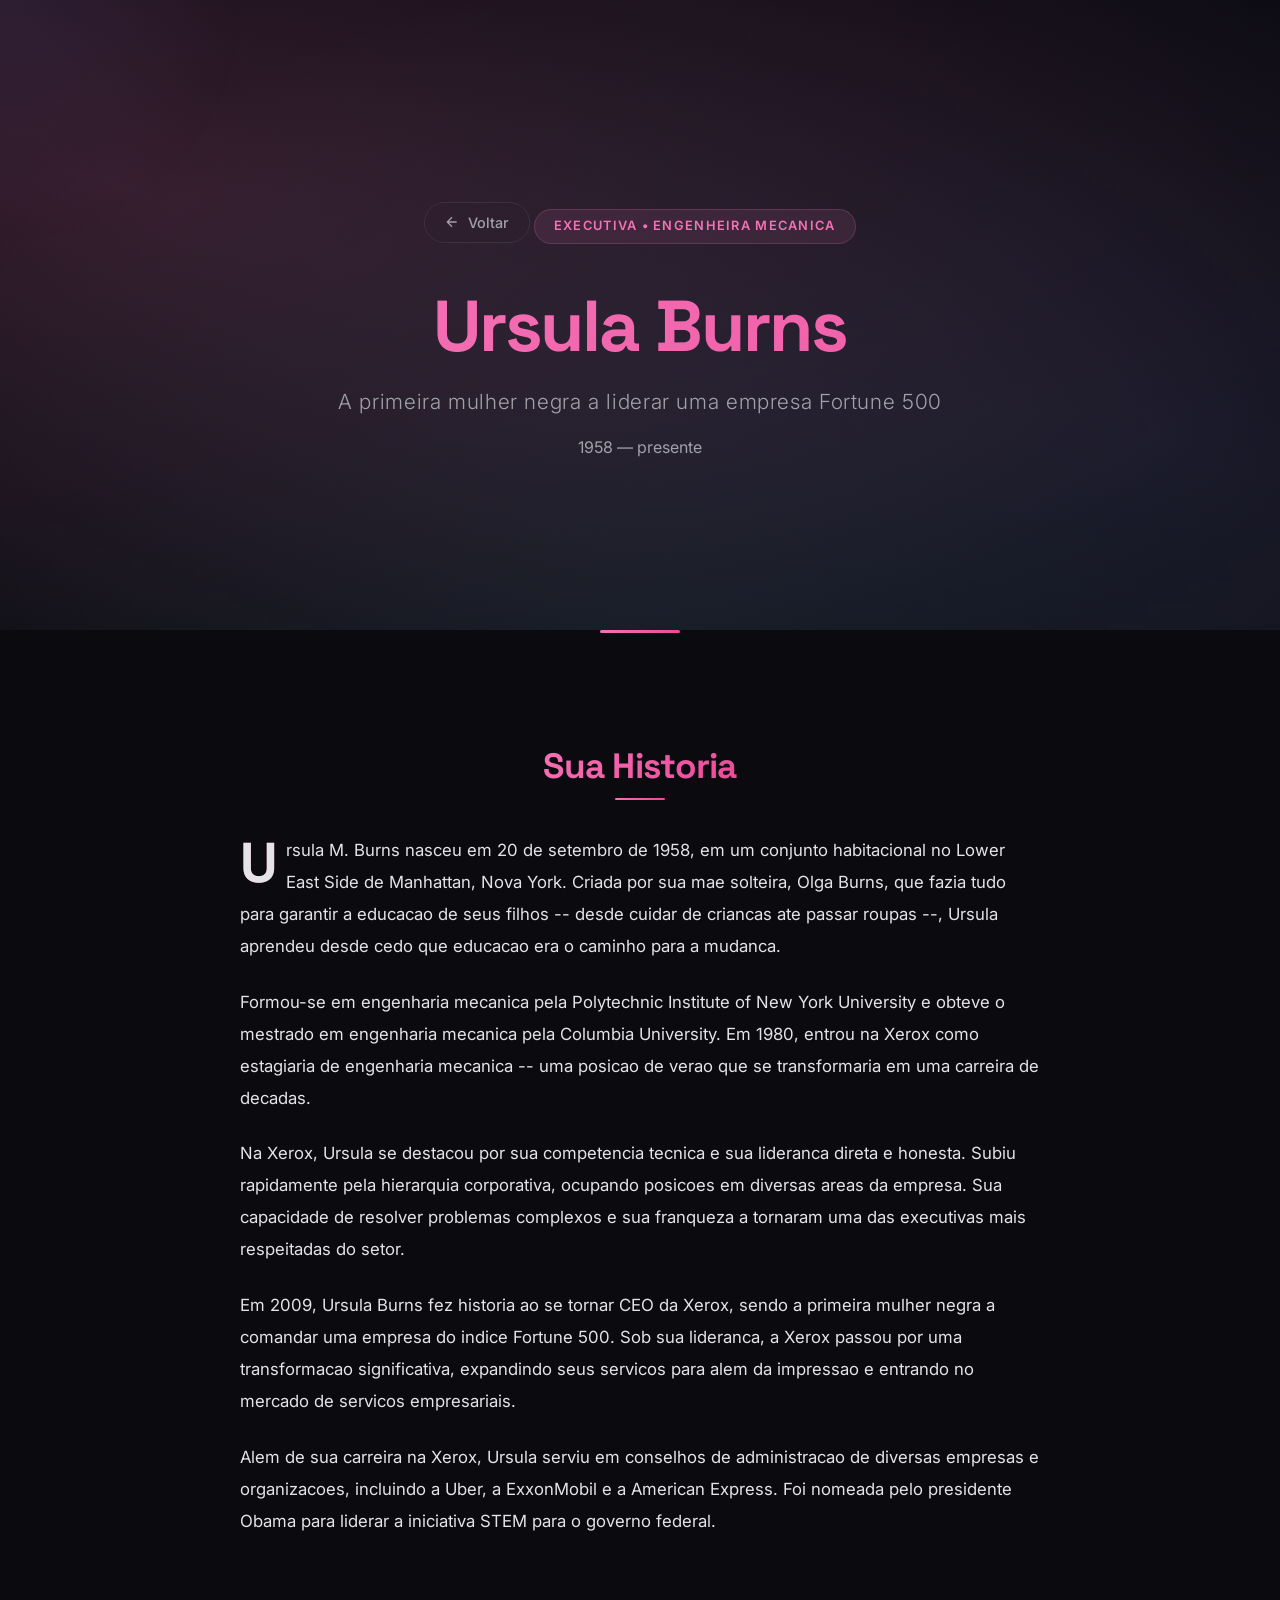
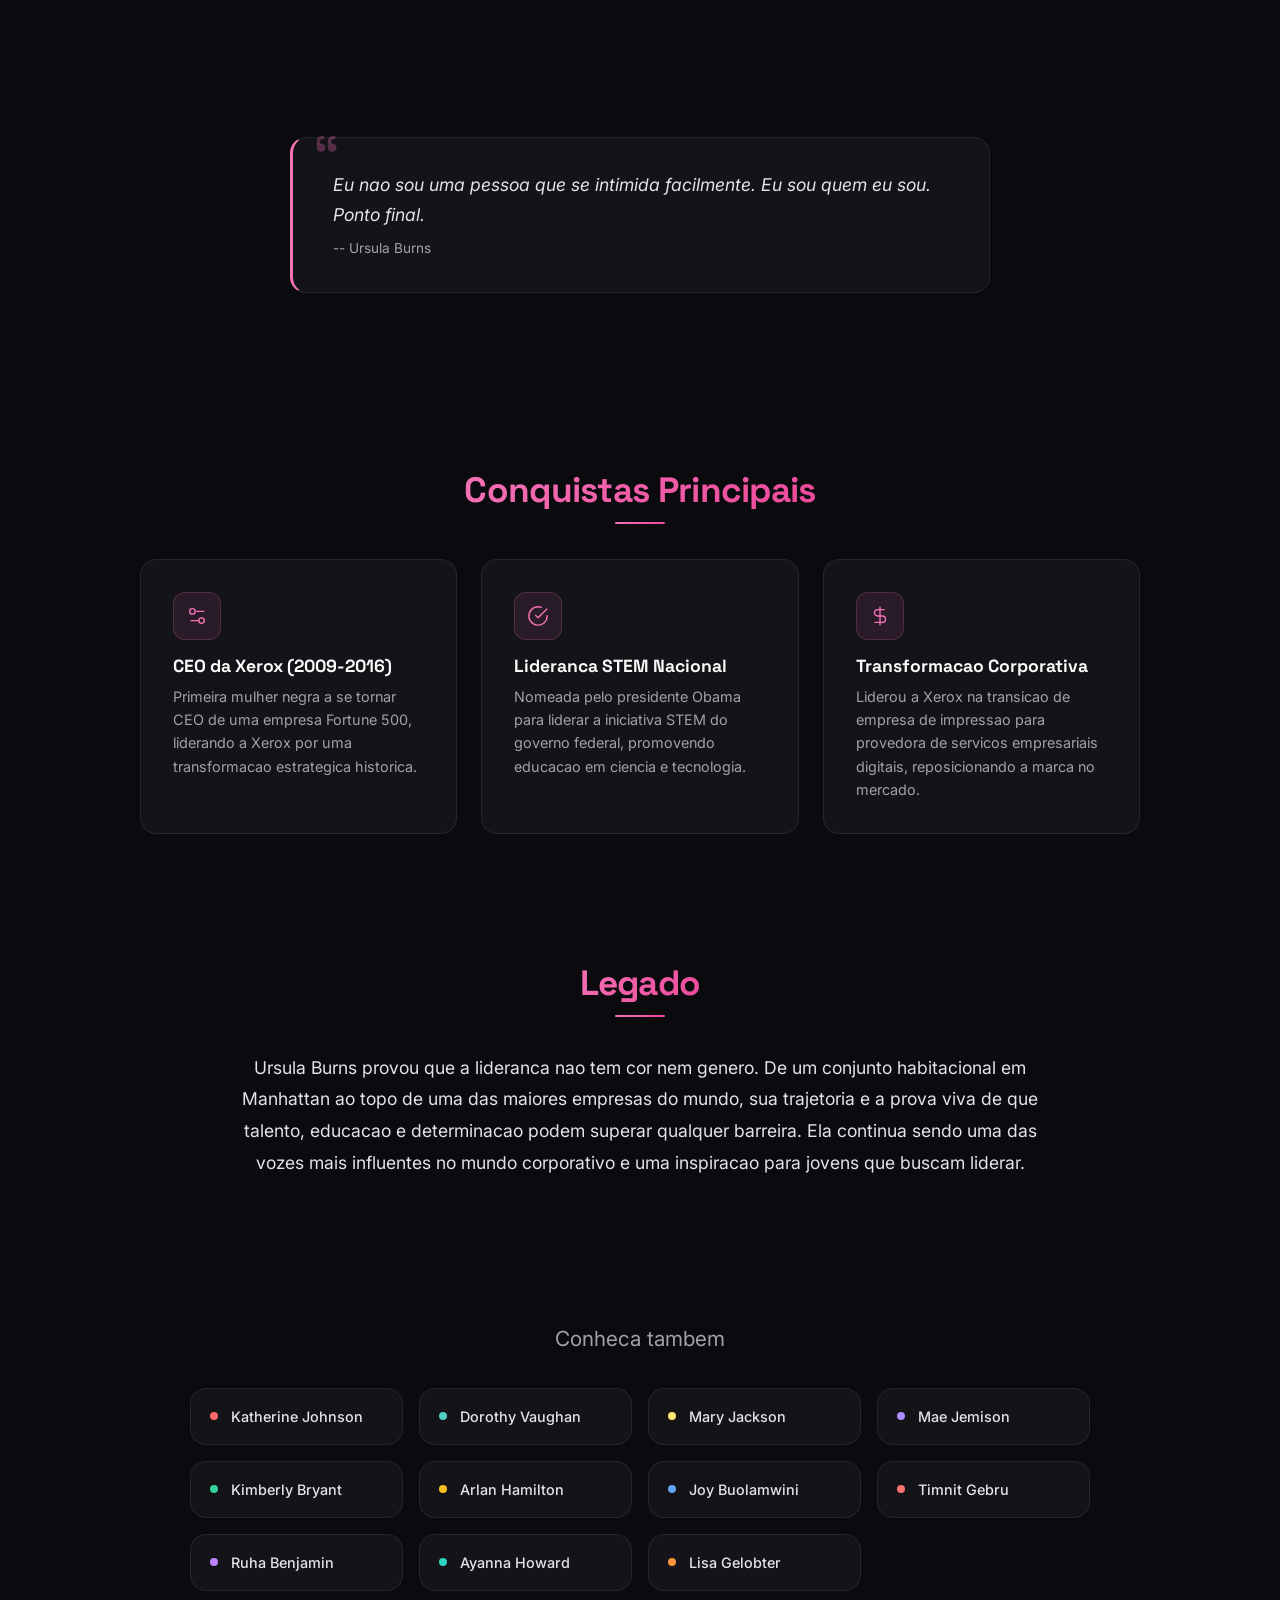
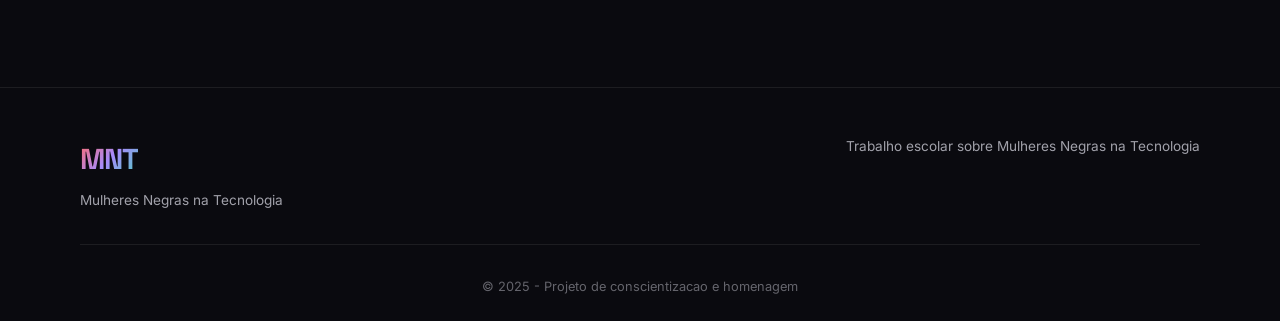
<file: ursula-burns.html>
<!DOCTYPE html>
<html lang="pt-BR">
<head>
    <meta charset="UTF-8">
    <meta name="viewport" content="width=device-width, initial-scale=1.0">
    <title>Ursula Burns - Mulheres Negras na Tecnologia</title>
    <link rel="preconnect" href="https://fonts.googleapis.com">
    <link rel="preconnect" href="https://fonts.gstatic.com" crossorigin>
    <link href="https://fonts.googleapis.com/css2?family=Space+Grotesk:wght@300;400;500;600;700&family=Inter:wght@300;400;500;600;700&display=swap" rel="stylesheet">
    <link rel="stylesheet" href="design/global.css">
    <link rel="stylesheet" href="design/biografia.css">
    <style>
        :root {
            --bio-color: #F472B6;
            --bio-color-glow: rgba(244, 114, 182, 0.18);
            --bio-badge-bg: rgba(244, 114, 182, 0.1);
            --bio-badge-border: rgba(244, 114, 182, 0.2);
            --bio-gradient: linear-gradient(135deg, #F472B6, #EC4899);
        }
    </style>
</head>
<body>
    <div id="particles-bg" class="particles-bg" aria-hidden="true"></div>
    <div id="cursor-glow" class="cursor-glow" aria-hidden="true"></div>

    <header class="bio-hero">
        <div class="container bio-hero-content">
            <a href="index.html#biografias" class="bio-back-link">
                <svg viewBox="0 0 24 24" fill="none" stroke="currentColor" stroke-width="2"><path d="M19 12H5M12 19l-7-7 7-7"/></svg>
                Voltar
            </a>
            <div class="bio-badge">Executiva &bull; Engenheira Mecanica</div>
            <h1 class="bio-hero-name">Ursula Burns</h1>
            <p class="bio-hero-subtitle">A primeira mulher negra a liderar uma empresa Fortune 500</p>
            <p class="bio-hero-dates">1958 &mdash; presente</p>
        </div>
    </header>

    <main>
        <div class="bio-divider"></div>

        <section class="bio-section">
            <div class="container">
                <h2 class="bio-section-title"><span>Sua Historia</span></h2>
                <div class="bio-story">
                    <p>Ursula M. Burns nasceu em 20 de setembro de 1958, em um conjunto habitacional no Lower East Side de Manhattan, Nova York. Criada por sua mae solteira, Olga Burns, que fazia tudo para garantir a educacao de seus filhos -- desde cuidar de criancas ate passar roupas --, Ursula aprendeu desde cedo que educacao era o caminho para a mudanca.</p>
                    <p>Formou-se em engenharia mecanica pela Polytechnic Institute of New York University e obteve o mestrado em engenharia mecanica pela Columbia University. Em 1980, entrou na Xerox como estagiaria de engenharia mecanica -- uma posicao de verao que se transformaria em uma carreira de decadas.</p>
                    <p>Na Xerox, Ursula se destacou por sua competencia tecnica e sua lideranca direta e honesta. Subiu rapidamente pela hierarquia corporativa, ocupando posicoes em diversas areas da empresa. Sua capacidade de resolver problemas complexos e sua franqueza a tornaram uma das executivas mais respeitadas do setor.</p>
                    <p>Em 2009, Ursula Burns fez historia ao se tornar CEO da Xerox, sendo a primeira mulher negra a comandar uma empresa do indice Fortune 500. Sob sua lideranca, a Xerox passou por uma transformacao significativa, expandindo seus servicos para alem da impressao e entrando no mercado de servicos empresariais.</p>
                    <p>Alem de sua carreira na Xerox, Ursula serviu em conselhos de administracao de diversas empresas e organizacoes, incluindo a Uber, a ExxonMobil e a American Express. Foi nomeada pelo presidente Obama para liderar a iniciativa STEM para o governo federal.</p>
                </div>
            </div>
        </section>

        <section class="bio-section">
            <div class="container">
                <div class="bio-quote">
                    <p>Eu nao sou uma pessoa que se intimida facilmente. Eu sou quem eu sou. Ponto final.</p>
                    <cite>-- Ursula Burns</cite>
                </div>
            </div>
        </section>

        <section class="bio-section">
            <div class="container">
                <h2 class="bio-section-title"><span>Conquistas Principais</span></h2>
                <div class="bio-highlights">
                    <div class="bio-highlight-card">
                        <div class="bio-highlight-icon">
                            <svg viewBox="0 0 24 24" fill="none" stroke="currentColor" stroke-width="1.5"><path d="M20 7h-9"/><path d="M14 17H5"/><circle cx="17" cy="17" r="3"/><circle cx="7" cy="7" r="3"/></svg>
                        </div>
                        <h3>CEO da Xerox (2009-2016)</h3>
                        <p>Primeira mulher negra a se tornar CEO de uma empresa Fortune 500, liderando a Xerox por uma transformacao estrategica historica.</p>
                    </div>
                    <div class="bio-highlight-card">
                        <div class="bio-highlight-icon">
                            <svg viewBox="0 0 24 24" fill="none" stroke="currentColor" stroke-width="1.5"><path d="M22 11.08V12a10 10 0 11-5.93-9.14"/><path d="M22 4L12 14.01l-3-3"/></svg>
                        </div>
                        <h3>Lideranca STEM Nacional</h3>
                        <p>Nomeada pelo presidente Obama para liderar a iniciativa STEM do governo federal, promovendo educacao em ciencia e tecnologia.</p>
                    </div>
                    <div class="bio-highlight-card">
                        <div class="bio-highlight-icon">
                            <svg viewBox="0 0 24 24" fill="none" stroke="currentColor" stroke-width="1.5"><path d="M12 2v20M17 5H9.5a3.5 3.5 0 000 7h5a3.5 3.5 0 010 7H6"/></svg>
                        </div>
                        <h3>Transformacao Corporativa</h3>
                        <p>Liderou a Xerox na transicao de empresa de impressao para provedora de servicos empresariais digitais, reposicionando a marca no mercado.</p>
                    </div>
                </div>
            </div>
        </section>

        <section class="bio-section">
            <div class="container">
                <h2 class="bio-section-title"><span>Legado</span></h2>
                <div class="bio-legacy">
                    <p>Ursula Burns provou que a lideranca nao tem cor nem genero. De um conjunto habitacional em Manhattan ao topo de uma das maiores empresas do mundo, sua trajetoria e a prova viva de que talento, educacao e determinacao podem superar qualquer barreira. Ela continua sendo uma das vozes mais influentes no mundo corporativo e uma inspiracao para jovens que buscam liderar.</p>
                </div>
            </div>
        </section>

        <section class="bio-nav">
            <div class="container">
                <p class="bio-nav-title">Conheca tambem</p>
                <div class="bio-nav-grid">
                    <a href="katherine-johnson.html" class="bio-nav-link"><span class="nav-dot" style="background:#FF6B6B;"></span> Katherine Johnson</a>
                    <a href="dorothy-vaughan.html" class="bio-nav-link"><span class="nav-dot" style="background:#4ECDC4;"></span> Dorothy Vaughan</a>
                    <a href="mary-jackson.html" class="bio-nav-link"><span class="nav-dot" style="background:#FFE66D;"></span> Mary Jackson</a>
                    <a href="mae-jemison.html" class="bio-nav-link"><span class="nav-dot" style="background:#A78BFA;"></span> Mae Jemison</a>
                    <a href="kimberly-bryant.html" class="bio-nav-link"><span class="nav-dot" style="background:#34D399;"></span> Kimberly Bryant</a>
                    <a href="arlan-hamilton.html" class="bio-nav-link"><span class="nav-dot" style="background:#FBBF24;"></span> Arlan Hamilton</a>
                    <a href="joy-buolamwini.html" class="bio-nav-link"><span class="nav-dot" style="background:#60A5FA;"></span> Joy Buolamwini</a>
                    <a href="timnit-gebru.html" class="bio-nav-link"><span class="nav-dot" style="background:#F87171;"></span> Timnit Gebru</a>
                    <a href="ruha-benjamin.html" class="bio-nav-link"><span class="nav-dot" style="background:#C084FC;"></span> Ruha Benjamin</a>
                    <a href="ayanna-howard.html" class="bio-nav-link"><span class="nav-dot" style="background:#2DD4BF;"></span> Ayanna Howard</a>
                    <a href="lisa-gelobter.html" class="bio-nav-link"><span class="nav-dot" style="background:#FB923C;"></span> Lisa Gelobter</a>
                </div>
            </div>
        </section>
    </main>

    <footer class="rodape">
        <div class="container">
            <div class="rodape-conteudo">
                <div class="rodape-brand">
                    <a href="index.html" style="text-decoration:none;"><span class="rodape-logo">MNT</span></a>
                    <p>Mulheres Negras na Tecnologia</p>
                </div>
                <div class="rodape-textos">
                    <p class="rodape-texto">Trabalho escolar sobre Mulheres Negras na Tecnologia</p>
                </div>
            </div>
            <div class="rodape-bottom">
                <p>&copy; 2025 - Projeto de conscientizacao e homenagem</p>
            </div>
        </div>
    </footer>

    <script src="animacoes/main.js"></script>
</body>
</html>
</file>
<file: design/global.css>
/* ============================================
   RESET & BASE
   ============================================ */
*, *::before, *::after {
    margin: 0;
    padding: 0;
    box-sizing: border-box;
}

:root {
    --cor-bg: #0a0a0f;
    --cor-bg-card: rgba(255, 255, 255, 0.04);
    --cor-bg-card-hover: rgba(255, 255, 255, 0.08);
    --cor-texto: #e4e4e7;
    --cor-texto-muted: #a1a1aa;
    --cor-texto-titulo: #fafafa;
    --cor-borda: rgba(255, 255, 255, 0.08);
    --cor-borda-hover: rgba(255, 255, 255, 0.15);

    --grad-1: #FF6B6B;
    --grad-2: #4ECDC4;
    --grad-3: #A78BFA;
    --grad-4: #FBBF24;
    --grad-5: #F472B6;

    --grad-hero: linear-gradient(135deg, #FF6B6B 0%, #A78BFA 50%, #4ECDC4 100%);
    --grad-accent: linear-gradient(135deg, #FF6B6B 0%, #F472B6 50%, #A78BFA 100%);
    --grad-timeline: linear-gradient(180deg, #FF6B6B, #A78BFA, #4ECDC4);

    --fonte-titulo: 'Space Grotesk', sans-serif;
    --fonte-corpo: 'Inter', sans-serif;

    --radius: 16px;
    --radius-sm: 8px;
    --radius-full: 9999px;
}

html {
    scroll-behavior: smooth;
    -webkit-font-smoothing: antialiased;
    -moz-osx-font-smoothing: grayscale;
}

body {
    font-family: var(--fonte-corpo);
    color: var(--cor-texto);
    background-color: var(--cor-bg);
    line-height: 1.6;
    overflow-x: hidden;
    min-height: 100vh;
}

/* ============================================
   PARTICLES BACKGROUND
   ============================================ */
.particles-bg {
    position: fixed;
    top: 0;
    left: 0;
    width: 100%;
    height: 100%;
    pointer-events: none;
    z-index: 0;
    overflow: hidden;
}

.particle {
    position: absolute;
    border-radius: 50%;
    pointer-events: none;
    animation: float-particle linear infinite;
}

@keyframes float-particle {
    0% {
        transform: translateY(100vh) rotate(0deg);
        opacity: 0;
    }
    10% {
        opacity: 1;
    }
    90% {
        opacity: 1;
    }
    100% {
        transform: translateY(-10vh) rotate(720deg);
        opacity: 0;
    }
}

/* Cursor glow */
.cursor-glow {
    position: fixed;
    width: 500px;
    height: 500px;
    border-radius: 50%;
    background: radial-gradient(circle, rgba(167, 139, 250, 0.08) 0%, transparent 70%);
    pointer-events: none;
    z-index: 1;
    transform: translate(-50%, -50%);
    transition: left 0.3s ease, top 0.3s ease;
    display: none;
}

/* ============================================
   CONTAINER
   ============================================ */
.container {
    width: 90%;
    max-width: 1200px;
    margin: 0 auto;
    padding: 0 1rem;
    position: relative;
    z-index: 2;
}

/* ============================================
   TYPOGRAPHY
   ============================================ */
h1, h2, h3, h4, h5, h6 {
    font-family: var(--fonte-titulo);
    font-weight: 700;
    color: var(--cor-texto-titulo);
    line-height: 1.2;
}

/* ============================================
   HEADER / HERO
   ============================================ */
.cabecalho {
    position: relative;
    min-height: 100vh;
    display: flex;
    align-items: center;
    justify-content: center;
    text-align: center;
    overflow: hidden;
    padding: 2rem 0;
}

.cabecalho::before {
    content: '';
    position: absolute;
    top: -50%;
    left: -50%;
    width: 200%;
    height: 200%;
    background: 
        radial-gradient(ellipse at 20% 50%, rgba(255, 107, 107, 0.15) 0%, transparent 50%),
        radial-gradient(ellipse at 80% 50%, rgba(78, 205, 196, 0.15) 0%, transparent 50%),
        radial-gradient(ellipse at 50% 80%, rgba(167, 139, 250, 0.12) 0%, transparent 50%);
    animation: hero-bg-shift 15s ease-in-out infinite alternate;
    z-index: 0;
}

@keyframes hero-bg-shift {
    0% { transform: translate(0, 0) scale(1); }
    33% { transform: translate(-5%, 3%) scale(1.05); }
    66% { transform: translate(5%, -3%) scale(0.95); }
    100% { transform: translate(-3%, -5%) scale(1.02); }
}

.cabecalho-badge {
    display: inline-block;
    padding: 0.5rem 1.5rem;
    background: var(--cor-bg-card);
    border: 1px solid var(--cor-borda);
    border-radius: var(--radius-full);
    font-size: 0.85rem;
    font-weight: 500;
    color: var(--cor-texto-muted);
    margin-bottom: 2rem;
    backdrop-filter: blur(10px);
    animation: fadeInDown 1s ease-out 0.2s both;
}

.titulo-principal {
    font-size: clamp(2.5rem, 7vw, 5.5rem);
    font-weight: 700;
    letter-spacing: -0.03em;
    margin-bottom: 1.5rem;
    animation: fadeInUp 1s ease-out 0.4s both;
}

.titulo-linha {
    display: block;
}

.titulo-destaque {
    background: var(--grad-hero);
    -webkit-background-clip: text;
    -webkit-text-fill-color: transparent;
    background-clip: text;
    background-size: 200% 200%;
    animation: fadeInUp 1s ease-out 0.6s both, gradient-shift 5s ease infinite;
}

@keyframes gradient-shift {
    0%, 100% { background-position: 0% 50%; }
    50% { background-position: 100% 50%; }
}

.subtitulo {
    font-size: clamp(1rem, 2.5vw, 1.4rem);
    color: var(--cor-texto-muted);
    font-weight: 300;
    letter-spacing: 0.05em;
    margin-bottom: 3rem;
    animation: fadeInUp 1s ease-out 0.8s both;
}

/* ============================================
   NAVIGATION
   ============================================ */
.navegacao {
    animation: fadeInUp 1s ease-out 1s both;
}

.menu {
    list-style: none;
    display: flex;
    justify-content: center;
    flex-wrap: wrap;
    gap: 0.5rem;
}

.menu a {
    color: var(--cor-texto-muted);
    text-decoration: none;
    font-weight: 500;
    font-size: 0.9rem;
    padding: 0.6rem 1.2rem;
    border-radius: var(--radius-full);
    transition: all 0.3s ease;
    border: 1px solid transparent;
    position: relative;
    overflow: hidden;
}

.menu a::before {
    content: '';
    position: absolute;
    inset: 0;
    background: var(--grad-accent);
    opacity: 0;
    transition: opacity 0.3s ease;
    border-radius: inherit;
    z-index: -1;
}

.menu a:hover,
.menu a.active {
    color: #fff;
    border-color: transparent;
}

.menu a:hover::before,
.menu a.active::before {
    opacity: 1;
}

/* Scroll indicator */
.scroll-indicator {
    position: absolute;
    bottom: 2rem;
    left: 50%;
    transform: translateX(-50%);
    animation: fadeInUp 1s ease-out 1.4s both;
}

.scroll-arrow {
    width: 24px;
    height: 24px;
    border-right: 2px solid var(--cor-texto-muted);
    border-bottom: 2px solid var(--cor-texto-muted);
    transform: rotate(45deg);
    animation: scroll-bounce 2s ease-in-out infinite;
}

@keyframes scroll-bounce {
    0%, 100% { transform: rotate(45deg) translate(0, 0); opacity: 0.4; }
    50% { transform: rotate(45deg) translate(5px, 5px); opacity: 1; }
}

/* ============================================
   KEYFRAMES
   ============================================ */
@keyframes fadeInUp {
    from {
        opacity: 0;
        transform: translateY(30px);
    }
    to {
        opacity: 1;
        transform: translateY(0);
    }
}

@keyframes fadeInDown {
    from {
        opacity: 0;
        transform: translateY(-20px);
    }
    to {
        opacity: 1;
        transform: translateY(0);
    }
}

@keyframes slideInLeft {
    from {
        opacity: 0;
        transform: translateX(-40px);
    }
    to {
        opacity: 1;
        transform: translateX(0);
    }
}

@keyframes slideInRight {
    from {
        opacity: 0;
        transform: translateX(40px);
    }
    to {
        opacity: 1;
        transform: translateX(0);
    }
}

@keyframes scaleIn {
    from {
        opacity: 0;
        transform: scale(0.85);
    }
    to {
        opacity: 1;
        transform: scale(1);
    }
}

@keyframes pulse-glow {
    0%, 100% { opacity: 0.4; transform: scale(1); }
    50% { opacity: 0.8; transform: scale(1.1); }
}

/* ============================================
   SECTIONS
   ============================================ */
.secao {
    padding: 6rem 0;
    position: relative;
}

.titulo-secao {
    font-size: clamp(1.8rem, 4vw, 2.8rem);
    text-align: center;
    margin-bottom: 4rem;
    position: relative;
    letter-spacing: -0.02em;
}

.titulo-secao span {
    background: var(--grad-hero);
    -webkit-background-clip: text;
    -webkit-text-fill-color: transparent;
    background-clip: text;
}

.titulo-secao::after {
    content: '';
    position: absolute;
    bottom: -1rem;
    left: 50%;
    transform: translateX(-50%);
    width: 60px;
    height: 3px;
    background: var(--grad-accent);
    border-radius: 2px;
}

/* ============================================
   REVEAL ANIMATIONS
   ============================================ */
.revelar {
    opacity: 0;
    transform: translateY(40px);
    transition: opacity 0.8s cubic-bezier(0.16, 1, 0.3, 1), transform 0.8s cubic-bezier(0.16, 1, 0.3, 1);
}

.revelado {
    opacity: 1;
    transform: translateY(0);
}

/* Stagger for cards */
.card.revelado { transition-delay: calc(var(--card-index, 0) * 0.08s); }

/* ============================================
   INTRODUCTION
   ============================================ */
.conteudo-introducao {
    display: grid;
    grid-template-columns: 1fr 1fr;
    gap: 4rem;
    align-items: center;
}

.texto-introducao p {
    margin-bottom: 1.2rem;
    font-size: 1.05rem;
    color: var(--cor-texto);
    line-height: 1.8;
}

/* Intro visual */
.intro-visual {
    position: relative;
    width: 100%;
    aspect-ratio: 1;
    max-width: 400px;
    margin: 0 auto;
}

.intro-orb {
    position: absolute;
    border-radius: 50%;
    filter: blur(40px);
    animation: pulse-glow 4s ease-in-out infinite;
}

.orb-1 {
    width: 200px;
    height: 200px;
    background: rgba(255, 107, 107, 0.3);
    top: 10%;
    left: 10%;
    animation-delay: 0s;
}

.orb-2 {
    width: 160px;
    height: 160px;
    background: rgba(167, 139, 250, 0.3);
    top: 50%;
    right: 10%;
    animation-delay: 1.3s;
}

.orb-3 {
    width: 120px;
    height: 120px;
    background: rgba(78, 205, 196, 0.3);
    bottom: 10%;
    left: 30%;
    animation-delay: 2.6s;
}

.intro-icon-grid {
    position: absolute;
    inset: 0;
    display: grid;
    grid-template-columns: 1fr 1fr;
    gap: 1.5rem;
    padding: 15%;
    z-index: 1;
}

.icon-cell {
    display: flex;
    align-items: center;
    justify-content: center;
    background: var(--cor-bg-card);
    border: 1px solid var(--cor-borda);
    border-radius: var(--radius);
    backdrop-filter: blur(10px);
    padding: 1.5rem;
    transition: all 0.4s ease;
}

.icon-cell:hover {
    background: var(--cor-bg-card-hover);
    border-color: var(--cor-borda-hover);
    transform: translateY(-4px);
}

.icon-cell svg {
    width: 32px;
    height: 32px;
    color: var(--cor-texto-muted);
    transition: color 0.3s ease;
}

.icon-cell:hover svg {
    color: var(--grad-1);
}

/* ============================================
   BIOGRAPHY CARDS
   ============================================ */
.grid-cards {
    display: grid;
    grid-template-columns: repeat(auto-fill, minmax(300px, 1fr));
    gap: 1.5rem;
}

.card {
    position: relative;
    background: var(--cor-bg-card);
    border: 1px solid var(--cor-borda);
    border-radius: var(--radius);
    overflow: hidden;
    transition: all 0.4s cubic-bezier(0.16, 1, 0.3, 1);
    cursor: default;
}

.card::before {
    content: '';
    position: absolute;
    top: 0;
    left: 0;
    right: 0;
    height: 3px;
    background: var(--card-accent, var(--grad-1));
    opacity: 0;
    transition: opacity 0.4s ease;
}

.card:hover {
    background: var(--cor-bg-card-hover);
    border-color: var(--cor-borda-hover);
    transform: translateY(-6px);
    box-shadow: 0 20px 60px -12px rgba(0, 0, 0, 0.5);
}

.card:hover::before {
    opacity: 1;
}

.card-glow {
    position: absolute;
    top: -50%;
    left: -50%;
    width: 200%;
    height: 200%;
    background: radial-gradient(circle at center, var(--card-accent, var(--grad-1)), transparent 70%);
    opacity: 0;
    transition: opacity 0.5s ease;
    pointer-events: none;
}

.card:hover .card-glow {
    opacity: 0.03;
}

.card-conteudo {
    padding: 1.5rem;
}

.card-icon-wrap {
    width: 48px;
    height: 48px;
    display: flex;
    align-items: center;
    justify-content: center;
    border-radius: 12px;
    background: linear-gradient(135deg, var(--card-accent, var(--grad-1)), transparent);
    opacity: 0.2;
    margin-bottom: 1rem;
    transition: opacity 0.3s ease;
}

.card:hover .card-icon-wrap {
    opacity: 0.5;
}

.card-icon-wrap svg {
    width: 24px;
    height: 24px;
    color: #fff;
}

.card-titulo {
    font-size: 1.2rem;
    font-family: var(--fonte-titulo);
    margin-bottom: 0.25rem;
    color: var(--cor-texto-titulo);
}

.card-area {
    font-weight: 600;
    color: var(--card-accent, var(--grad-1));
    margin-bottom: 0.75rem;
    font-size: 0.85rem;
    letter-spacing: 0.03em;
}

.card-descricao {
    font-size: 0.9rem;
    color: var(--cor-texto-muted);
    line-height: 1.6;
}

/* ============================================
   TIMELINE
   ============================================ */
.timeline {
    position: relative;
    max-width: 800px;
    margin: 0 auto;
    padding: 1rem 0;
}

.timeline::before {
    content: '';
    position: absolute;
    left: 50%;
    top: 0;
    bottom: 0;
    width: 2px;
    background: var(--grad-timeline);
    transform: translateX(-50%);
    border-radius: 2px;
    opacity: 0.4;
}

.timeline-item {
    position: relative;
    margin-bottom: 2.5rem;
    display: flex;
    justify-content: flex-start;
    align-items: center;
    width: 100%;
}

.timeline-item:nth-child(even) {
    flex-direction: row-reverse;
}

.timeline-data {
    background: var(--cor-bg-card);
    border: 1px solid var(--cor-borda);
    color: var(--cor-texto-titulo);
    font-weight: 700;
    font-family: var(--fonte-titulo);
    padding: 0.5rem 1.2rem;
    border-radius: var(--radius-full);
    min-width: 90px;
    text-align: center;
    font-size: 0.95rem;
    position: relative;
    z-index: 2;
    backdrop-filter: blur(10px);
    transition: all 0.3s ease;
}

.timeline-item:hover .timeline-data {
    background: var(--grad-accent);
    color: #fff;
    border-color: transparent;
    box-shadow: 0 0 30px rgba(255, 107, 107, 0.3);
}

.timeline-conteudo {
    background: var(--cor-bg-card);
    border: 1px solid var(--cor-borda);
    border-radius: var(--radius);
    padding: 1.2rem 1.5rem;
    width: calc(50% - 40px);
    margin: 0 20px;
    backdrop-filter: blur(10px);
    transition: all 0.4s ease;
}

.timeline-conteudo:hover {
    background: var(--cor-bg-card-hover);
    border-color: var(--cor-borda-hover);
    transform: translateY(-2px);
}

.timeline-conteudo h3 {
    font-size: 1.05rem;
    color: var(--cor-texto-titulo);
    margin-bottom: 0.5rem;
    font-family: var(--fonte-titulo);
}

.timeline-conteudo p {
    margin: 0;
    font-size: 0.9rem;
    color: var(--cor-texto-muted);
    line-height: 1.6;
}

/* ============================================
   STATISTICS
   ============================================ */
.grid-estatisticas {
    display: grid;
    grid-template-columns: repeat(auto-fit, minmax(200px, 1fr));
    gap: 1.5rem;
    text-align: center;
}

.card-estatistica {
    background: var(--cor-bg-card);
    border: 1px solid var(--cor-borda);
    padding: 2rem 1.5rem;
    border-radius: var(--radius);
    transition: all 0.4s ease;
    backdrop-filter: blur(10px);
    position: relative;
    overflow: hidden;
}

.card-estatistica::before {
    content: '';
    position: absolute;
    top: -100%;
    left: -100%;
    width: 300%;
    height: 300%;
    background: radial-gradient(circle, var(--grad-1), transparent 60%);
    opacity: 0;
    transition: opacity 0.5s ease;
    pointer-events: none;
}

.card-estatistica:hover {
    background: var(--cor-bg-card-hover);
    border-color: var(--cor-borda-hover);
    transform: translateY(-4px);
}

.card-estatistica:hover::before {
    opacity: 0.04;
}

.numero {
    display: block;
    font-size: 3rem;
    font-weight: 800;
    font-family: var(--fonte-titulo);
    background: var(--grad-hero);
    -webkit-background-clip: text;
    -webkit-text-fill-color: transparent;
    background-clip: text;
    margin-bottom: 0.5rem;
    letter-spacing: -0.03em;
}

.estatistica-texto {
    font-size: 3rem;
}

.descricao-estatistica {
    font-size: 0.9rem;
    color: var(--cor-texto-muted);
    line-height: 1.6;
}

/* ============================================
   RESOURCES
   ============================================ */
.grid-recursos {
    display: grid;
    grid-template-columns: repeat(auto-fit, minmax(260px, 1fr));
    gap: 1.5rem;
}

.recurso {
    background: var(--cor-bg-card);
    border: 1px solid var(--cor-borda);
    padding: 2rem;
    border-radius: var(--radius);
    transition: all 0.4s ease;
    position: relative;
    overflow: hidden;
}

.recurso::before {
    content: '';
    position: absolute;
    top: 0;
    left: 0;
    width: 100%;
    height: 2px;
    background: var(--grad-accent);
    opacity: 0;
    transition: opacity 0.3s ease;
}

.recurso:hover {
    background: var(--cor-bg-card-hover);
    border-color: var(--cor-borda-hover);
    transform: translateY(-4px);
}

.recurso:hover::before {
    opacity: 1;
}

.recurso-icon {
    width: 40px;
    height: 40px;
    margin-bottom: 1rem;
    color: var(--cor-texto-muted);
}

.recurso-icon svg {
    width: 100%;
    height: 100%;
}

.recurso h3 {
    font-size: 1.2rem;
    margin-bottom: 1rem;
    color: var(--cor-texto-titulo);
    font-family: var(--fonte-titulo);
}

.recurso ul {
    list-style: none;
}

.recurso li {
    margin-bottom: 0.6rem;
    padding-left: 1.2rem;
    position: relative;
    font-size: 0.9rem;
    color: var(--cor-texto-muted);
    line-height: 1.5;
}

.recurso li::before {
    content: '';
    width: 6px;
    height: 6px;
    border-radius: 50%;
    background: var(--grad-accent);
    position: absolute;
    left: 0;
    top: 0.55rem;
}

.recurso a {
    color: var(--cor-texto);
    text-decoration: none;
    font-weight: 500;
    transition: color 0.3s ease;
    border-bottom: 1px solid transparent;
}

.recurso a:hover {
    color: var(--grad-1);
    border-bottom-color: var(--grad-1);
}

/* ============================================
   CREATORS SECTION
   ============================================ */
.criadores {
    position: relative;
}

.criadores::before {
    content: '';
    position: absolute;
    top: 0;
    left: 0;
    right: 0;
    bottom: 0;
    background: 
        radial-gradient(ellipse at 30% 50%, rgba(255, 107, 107, 0.06) 0%, transparent 60%),
        radial-gradient(ellipse at 70% 50%, rgba(78, 205, 196, 0.06) 0%, transparent 60%);
    pointer-events: none;
}

.criadores-subtitulo {
    text-align: center;
    color: var(--cor-texto-muted);
    font-size: 1.05rem;
    margin-bottom: 3rem;
    margin-top: -2rem;
}

.grid-criadores {
    display: grid;
    grid-template-columns: repeat(3, 1fr);
    gap: 2rem;
    max-width: 1000px;
    margin: 0 auto;
}

.criador-card {
    position: relative;
    background: var(--cor-bg-card);
    border: 1px solid var(--cor-borda);
    border-radius: var(--radius);
    padding: 2.5rem 2rem;
    text-align: center;
    transition: all 0.5s cubic-bezier(0.16, 1, 0.3, 1);
    overflow: hidden;
}

.criador-card::before {
    content: '';
    position: absolute;
    top: 0;
    left: 0;
    right: 0;
    height: 3px;
    background: var(--grad-accent);
    opacity: 0;
    transition: opacity 0.4s ease;
}

.criador-card:hover {
    background: var(--cor-bg-card-hover);
    border-color: var(--cor-borda-hover);
    transform: translateY(-8px);
    box-shadow: 0 25px 70px -15px rgba(0, 0, 0, 0.5);
}

.criador-card:hover::before {
    opacity: 1;
}

.criador-decoration {
    position: absolute;
    top: -50%;
    right: -50%;
    width: 200%;
    height: 200%;
    background: radial-gradient(circle, rgba(167, 139, 250, 0.08) 0%, transparent 60%);
    opacity: 0;
    transition: opacity 0.5s ease;
    pointer-events: none;
}

.criador-card:hover .criador-decoration {
    opacity: 1;
}

.criador-card:nth-child(1) .criador-decoration {
    background: radial-gradient(circle, rgba(255, 107, 107, 0.08) 0%, transparent 60%);
}

.criador-card:nth-child(2) .criador-decoration {
    background: radial-gradient(circle, rgba(78, 205, 196, 0.08) 0%, transparent 60%);
}

.criador-card:nth-child(3) .criador-decoration {
    background: radial-gradient(circle, rgba(167, 139, 250, 0.08) 0%, transparent 60%);
}

.criador-avatar {
    width: 80px;
    height: 80px;
    margin: 0 auto 1.5rem;
    display: flex;
    align-items: center;
    justify-content: center;
    border-radius: 50%;
    position: relative;
    z-index: 1;
}

.criador-card:nth-child(1) .criador-avatar {
    background: linear-gradient(135deg, rgba(255, 107, 107, 0.15), rgba(255, 107, 107, 0.05));
    border: 1px solid rgba(255, 107, 107, 0.2);
}

.criador-card:nth-child(2) .criador-avatar {
    background: linear-gradient(135deg, rgba(78, 205, 196, 0.15), rgba(78, 205, 196, 0.05));
    border: 1px solid rgba(78, 205, 196, 0.2);
}

.criador-card:nth-child(3) .criador-avatar {
    background: linear-gradient(135deg, rgba(167, 139, 250, 0.15), rgba(167, 139, 250, 0.05));
    border: 1px solid rgba(167, 139, 250, 0.2);
}

.criador-avatar svg {
    width: 32px;
    height: 32px;
}

.criador-card:nth-child(1) .criador-avatar svg { color: var(--grad-1); }
.criador-card:nth-child(2) .criador-avatar svg { color: var(--grad-2); }
.criador-card:nth-child(3) .criador-avatar svg { color: var(--grad-3); }

.criador-info {
    position: relative;
    z-index: 1;
}

.criador-nome {
    font-size: 1.3rem;
    font-family: var(--fonte-titulo);
    color: var(--cor-texto-titulo);
    margin-bottom: 0.5rem;
}

.criador-role {
    display: inline-block;
    font-size: 0.8rem;
    font-weight: 600;
    text-transform: uppercase;
    letter-spacing: 0.1em;
    padding: 0.3rem 1rem;
    border-radius: var(--radius-full);
    margin-bottom: 1rem;
}

.criador-card:nth-child(1) .criador-role {
    background: rgba(255, 107, 107, 0.1);
    color: var(--grad-1);
    border: 1px solid rgba(255, 107, 107, 0.2);
}

.criador-card:nth-child(2) .criador-role {
    background: rgba(78, 205, 196, 0.1);
    color: var(--grad-2);
    border: 1px solid rgba(78, 205, 196, 0.2);
}

.criador-card:nth-child(3) .criador-role {
    background: rgba(167, 139, 250, 0.1);
    color: var(--grad-3);
    border: 1px solid rgba(167, 139, 250, 0.2);
}

.criador-desc {
    font-size: 0.9rem;
    color: var(--cor-texto-muted);
    line-height: 1.6;
}

/* ============================================
   FOOTER
   ============================================ */
.rodape {
    position: relative;
    border-top: 1px solid var(--cor-borda);
    padding: 3rem 0 1.5rem;
    margin-top: 2rem;
}

.rodape-conteudo {
    display: flex;
    justify-content: space-between;
    align-items: flex-start;
    gap: 2rem;
    margin-bottom: 2rem;
    padding-bottom: 2rem;
    border-bottom: 1px solid var(--cor-borda);
}

.rodape-brand {
    display: flex;
    flex-direction: column;
    gap: 0.5rem;
}

.rodape-logo {
    font-family: var(--fonte-titulo);
    font-size: 1.8rem;
    font-weight: 800;
    background: var(--grad-hero);
    -webkit-background-clip: text;
    -webkit-text-fill-color: transparent;
    background-clip: text;
    letter-spacing: -0.03em;
}

.rodape-brand p {
    font-size: 0.85rem;
    color: var(--cor-texto-muted);
}

.rodape-textos {
    text-align: right;
}

.rodape-texto {
    font-size: 0.85rem;
    color: var(--cor-texto-muted);
    margin-bottom: 0.3rem;
    line-height: 1.5;
}

.rodape-bottom {
    text-align: center;
}

.rodape-bottom p {
    font-size: 0.8rem;
    color: var(--cor-texto-muted);
    opacity: 0.6;
}

/* ============================================
   RESPONSIVE
   ============================================ */
@media (max-width: 768px) {
    .conteudo-introducao {
        grid-template-columns: 1fr;
        gap: 2rem;
    }
    
    .imagem-introducao {
        order: -1;
    }
    
    .intro-visual {
        max-width: 280px;
    }
    
    .grid-cards {
        grid-template-columns: 1fr;
    }
    
    .grid-criadores {
        grid-template-columns: 1fr;
        max-width: 400px;
    }
    
    .menu {
        flex-direction: column;
        align-items: center;
    }
    
    .menu a {
        display: block;
        width: 180px;
        text-align: center;
    }
    
    .timeline::before {
        left: 20px;
    }
    
    .timeline-item,
    .timeline-item:nth-child(even) {
        flex-direction: column;
        align-items: flex-start;
        margin-left: 20px;
    }
    
    .timeline-data {
        margin-bottom: 10px;
    }
    
    .timeline-conteudo {
        width: calc(100% - 30px);
        margin-left: 30px;
    }
    
    .grid-estatisticas {
        grid-template-columns: 1fr 1fr;
    }
    
    .grid-recursos {
        grid-template-columns: 1fr;
    }
    
    .rodape-conteudo {
        flex-direction: column;
        align-items: center;
        text-align: center;
    }
    
    .rodape-textos {
        text-align: center;
    }
}

@media (max-width: 480px) {
    .secao {
        padding: 4rem 0;
    }
    
    .titulo-secao {
        margin-bottom: 2.5rem;
    }
    
    .grid-estatisticas {
        grid-template-columns: 1fr;
    }
}

/* ============================================
   SMOOTH SCROLL BAR
   ============================================ */
::-webkit-scrollbar {
    width: 8px;
}

::-webkit-scrollbar-track {
    background: var(--cor-bg);
}

::-webkit-scrollbar-thumb {
    background: rgba(255, 255, 255, 0.1);
    border-radius: 4px;
}

::-webkit-scrollbar-thumb:hover {
    background: rgba(255, 255, 255, 0.2);
}

/* Selection */
::selection {
    background: rgba(167, 139, 250, 0.3);
    color: #fff;
}
</file>
<file: design/components.css>
/* ============================================
   ANIMATIONS & KEYFRAMES - ADVANCED
   ============================================ */

/* Loading/Pulsing animations */
@keyframes pulse-smooth {
    0%, 100% { 
        opacity: 1;
        transform: scale(1);
    }
    50% { 
        opacity: 0.6;
        transform: scale(1.05);
    }
}

@keyframes float {
    0%, 100% {
        transform: translateY(0px) rotate(0deg);
    }
    50% {
        transform: translateY(-10px) rotate(1deg);
    }
}

@keyframes shimmer {
    0% {
        background-position: -1000px 0;
    }
    100% {
        background-position: 1000px 0;
    }
}

@keyframes glow-pulse {
    0%, 100% {
        box-shadow: 0 0 5px rgba(255, 107, 107, 0.2), inset 0 0 5px rgba(255, 107, 107, 0.1);
    }
    50% {
        box-shadow: 0 0 20px rgba(255, 107, 107, 0.4), inset 0 0 10px rgba(255, 107, 107, 0.2);
    }
}

@keyframes slide-up {
    from {
        opacity: 0;
        transform: translateY(50px);
    }
    to {
        opacity: 1;
        transform: translateY(0);
    }
}

@keyframes slide-down {
    from {
        opacity: 0;
        transform: translateY(-50px);
    }
    to {
        opacity: 1;
        transform: translateY(0);
    }
}

@keyframes rotate-in {
    from {
        opacity: 0;
        transform: rotate(-10deg);
    }
    to {
        opacity: 1;
        transform: rotate(0deg);
    }
}

@keyframes bounce-in {
    0% {
        opacity: 0;
        transform: scale(0.8);
    }
    50% {
        transform: scale(1.05);
    }
    100% {
        opacity: 1;
        transform: scale(1);
    }
}

@keyframes gradient-shift-fast {
    0%, 100% { 
        background-position: 0% 50%; 
    }
    50% { 
        background-position: 100% 50%; 
    }
}

/* Utility animation classes */
.animate-float {
    animation: float 6s ease-in-out infinite;
}

.animate-pulse {
    animation: pulse-smooth 2s ease-in-out infinite;
}

.animate-in {
    animation: fadeInUp 0.6s ease-out forwards;
}

.animate-glow {
    animation: glow-pulse 2s ease-in-out infinite;
}

/* ============================================
   BUTTONS & INTERACTIVE ELEMENTS
   ============================================ */

button, .btn, .cta-button {
    padding: 0.75rem 1.75rem;
    border-radius: var(--radius-full);
    border: 1px solid var(--cor-borda);
    background: var(--cor-bg-card);
    color: var(--cor-texto);
    font-weight: 500;
    cursor: pointer;
    transition: all 0.3s ease;
    position: relative;
    overflow: hidden;
    font-family: var(--fonte-corpo);
    font-size: 0.95rem;
}

button::before, .btn::before, .cta-button::before {
    content: '';
    position: absolute;
    top: 0;
    left: -100%;
    width: 100%;
    height: 100%;
    background: var(--grad-accent);
    transition: left 0.3s ease;
    z-index: -1;
}

button:hover, .btn:hover, .cta-button:hover {
    color: #fff;
    border-color: transparent;
}

button:hover::before, .btn:hover::before, .cta-button:hover::before {
    left: 0;
}

button:active, .btn:active, .cta-button:active {
    transform: scale(0.98);
}

/* Botões com gradientes */
.btn-primary {
    background: var(--grad-accent);
    border: none;
    color: #fff;
}

.btn-primary:hover {
    transform: translateY(-2px);
    box-shadow: 0 10px 30px -8px rgba(255, 107, 107, 0.3);
}

.btn-secondary {
    background: transparent;
    border: 2px solid var(--cor-borda);
}

.btn-secondary:hover {
    border-color: var(--grad-1);
    background: rgba(255, 107, 107, 0.08);
}

/* ============================================
   CARDS ADVANCED EFFECTS
   ============================================ */

.card {
    position: relative;
    transition: all 0.4s cubic-bezier(0.16, 1, 0.3, 1);
}

.card::after {
    content: '';
    position: absolute;
    inset: 0;
    border-radius: inherit;
    opacity: 0;
    background: radial-gradient(circle at var(--mouse-x, 50%) var(--mouse-y, 50%), rgba(255, 255, 255, 0.1) 0%, transparent 50%);
    transition: opacity 0.3s ease;
    pointer-events: none;
}

.card:hover::after {
    opacity: 1;
}

/* ============================================
   BADGES & TAGS
   ============================================ */

.badge {
    display: inline-block;
    padding: 0.4rem 0.8rem;
    border-radius: var(--radius-full);
    background: var(--cor-bg-card);
    border: 1px solid var(--cor-borda);
    font-size: 0.75rem;
    font-weight: 600;
    text-transform: uppercase;
    letter-spacing: 0.05em;
    color: var(--cor-texto-muted);
}

.badge.primary {
    background: rgba(255, 107, 107, 0.1);
    border-color: rgba(255, 107, 107, 0.3);
    color: #FF6B6B;
}

.badge.secondary {
    background: rgba(78, 205, 196, 0.1);
    border-color: rgba(78, 205, 196, 0.3);
    color: #4ECDC4;
}

/* ============================================
   LINKS ENHANCED
   ============================================ */

a {
    position: relative;
    color: var(--cor-texto);
    text-decoration: none;
    transition: color 0.3s ease;
}

a:not(.menu a):not(.card a):not(.btn):not(.badge) {
    color: var(--grad-1);
    font-weight: 500;
}

a:not(.menu a):not(.card a):not(.btn):not(.badge)::after {
    content: '';
    position: absolute;
    bottom: -2px;
    left: 0;
    width: 0;
    height: 2px;
    background: var(--grad-1);
    transition: width 0.3s ease;
}

a:not(.menu a):not(.card a):not(.btn):not(.badge):hover::after {
    width: 100%;
}

/* ============================================
   RESPONSIVE GRID SYSTEM
   ============================================ */

.grid-2 {
    display: grid;
    grid-template-columns: repeat(auto-fit, minmax(300px, 1fr));
    gap: 2rem;
}

.grid-3 {
    display: grid;
    grid-template-columns: repeat(auto-fit, minmax(280px, 1fr));
    gap: 2rem;
}

.grid-4 {
    display: grid;
    grid-template-columns: repeat(auto-fit, minmax(250px, 1fr));
    gap: 1.5rem;
}

/* ============================================
   TEXTO & TIPOGRAFIA AVANÇADA
   ============================================ */

.text-gradient {
    background: var(--grad-hero);
    -webkit-background-clip: text;
    -webkit-text-fill-color: transparent;
    background-clip: text;
    background-size: 200% 200%;
    animation: gradient-shift-fast 4s ease infinite;
}

.text-highlight {
    position: relative;
    display: inline-block;
}

.text-highlight::after {
    content: '';
    position: absolute;
    bottom: -2px;
    left: 0;
    right: 0;
    height: 3px;
    background: var(--grad-accent);
    border-radius: 2px;
}

.text-muted {
    color: var(--cor-texto-muted);
}

.text-small {
    font-size: 0.875rem;
    color: var(--cor-texto-muted);
}

/* ============================================
   MEDIA QUERIES RESPONSIVA
   ============================================ */

@media (max-width: 768px) {
    .grid-2, .grid-3 {
        grid-template-columns: 1fr;
    }

    .conteudo-introducao {
        grid-template-columns: 1fr;
        gap: 2rem;
    }

    .intro-visual {
        max-width: 100%;
    }

    .menu {
        flex-direction: column;
        gap: 0.75rem;
    }

    .scroll-indicator {
        display: none;
    }

    .titulo-principal {
        font-size: 2rem;
    }

    .subtitulo {
        font-size: 1rem;
    }
}

@media (max-width: 480px) {
    .menu a {
        padding: 0.5rem 1rem;
        font-size: 0.85rem;
    }

    .card-conteudo {
        padding: 1rem;
    }

    .titulo-secao {
        font-size: 1.5rem;
    }

    .secao {
        padding: 3rem 0;
    }
}

/* ============================================
   DARK MODE (default) - Utilities
   ============================================ */

.backdrop-blur {
    backdrop-filter: blur(10px);
}

.transition-all {
    transition: all 0.3s ease;
}

.cursor-pointer {
    cursor: pointer;
}

.select-none {
    user-select: none;
}

.no-scroll {
    overflow: hidden;
}
</file>
<file: design/homepage.css>
/* ============================================
   HOMEPAGE - ESTILOS ESPECÍFICOS
   ============================================ */

/* ============================================
   SEÇÃO INTRODUÇÃO APRIMORADA
   ============================================ */

.introducao {
    background: linear-gradient(180deg, rgba(255, 107, 107, 0.02) 0%, transparent 50%, rgba(167, 139, 250, 0.02) 100%);
}

.conteudo-introducao {
    align-items: stretch;
}

.texto-introducao {
    display: flex;
    flex-direction: column;
    justify-content: center;
}

.texto-introducao p {
    margin-bottom: 1.5rem;
    font-size: 1.1rem;
    color: var(--cor-texto);
    line-height: 1.9;
    position: relative;
    padding-left: 1.5rem;
}

.texto-introducao p::before {
    content: '';
    position: absolute;
    left: 0;
    top: 0;
    width: 3px;
    height: 100%;
    background: var(--grad-accent);
    border-radius: 2px;
    opacity: 0;
    transition: opacity 0.3s ease;
}

.secao.revelado .texto-introducao p::before {
    opacity: 1;
}

.intro-visual {
    filter: drop-shadow(0 20px 40px rgba(0, 0, 0, 0.3));
}

/* ============================================
   GRID DE BIOGRAFIAS APRIMORADO
   ============================================ */

.grid-cards {
    gap: 2rem;
}

.card {
    background: var(--cor-bg-card);
    border: 1px solid var(--cor-borda);
    border-radius: var(--radius);
    overflow: hidden;
    padding: 0;
}

.card-conteudo {
    padding: 2rem 1.5rem;
}

.card-titulo {
    font-size: 1.25rem;
    margin-bottom: 0.5rem;
    font-weight: 600;
}

.card-area {
    font-weight: 700;
    font-size: 0.8rem;
    text-transform: uppercase;
    letter-spacing: 0.08em;
    margin-bottom: 1rem;
}

.card-descricao {
    font-size: 0.95rem;
    line-height: 1.6;
    color: var(--cor-texto-muted);
}

.card:hover {
    border-color: var(--card-accent, var(--grad-1));
}

/* ============================================
   TIMELINE APRIMORADA
   ============================================ */

.linha-do-tempo {
    position: relative;
    padding: 6rem 0;
}

.timeline {
    max-width: 900px;
    margin: 0 auto;
    position: relative;
}

.timeline::before {
    content: '';
    position: absolute;
    left: 50%;
    transform: translateX(-50%);
    top: 0;
    bottom: 0;
    width: 2px;
    background: var(--grad-timeline);
}

.timeline-item {
    margin-bottom: 3rem;
    position: relative;
    animation: fadeInUp 0.8s ease-out;
}

.timeline-item:nth-child(odd) {
    padding-right: 52%;
    text-align: right;
}

.timeline-item:nth-child(even) {
    padding-left: 52%;
    text-align: left;
}

.timeline-data {
    position: absolute;
    left: 50%;
    transform: translateX(-50%);
    top: 0;
    width: 80px;
    height: 80px;
    background: var(--cor-bg);
    border: 3px solid var(--cor-borda);
    border-radius: 50%;
    display: flex;
    align-items: center;
    justify-content: center;
    font-weight: 700;
    font-size: 1.1rem;
    color: var(--grad-1);
    z-index: 2;
    transition: all 0.3s ease;
}

.timeline-item:hover .timeline-data {
    border-color: var(--grad-1);
    background: rgba(255, 107, 107, 0.05);
    transform: translateX(-50%) scale(1.1);
}

.timeline-conteudo {
    background: var(--cor-bg-card);
    border: 1px solid var(--cor-borda);
    padding: 1.5rem;
    border-radius: var(--radius);
    transition: all 0.3s ease;
}

.timeline-item:hover .timeline-conteudo {
    border-color: var(--grad-1);
    background: var(--cor-bg-card-hover);
}

.timeline-conteudo h3 {
    margin-bottom: 0.5rem;
    color: var(--cor-texto-titulo);
    font-size: 1.1rem;
}

.timeline-conteudo p {
    color: var(--cor-texto-muted);
    margin: 0;
    font-size: 0.95rem;
}

/* Media query para timeline em mobile */
@media (max-width: 768px) {
    .timeline::before {
        left: 30px;
    }

    .timeline-item:nth-child(odd),
    .timeline-item:nth-child(even) {
        padding-left: 120px;
        padding-right: 0;
        text-align: left;
    }

    .timeline-data {
        left: 30px;
        width: 60px;
        height: 60px;
        font-size: 0.9rem;
    }
}

/* ============================================
   SEÇÃO ESTATÍSTICAS
   ============================================ */

.estatisticas {
    background: linear-gradient(135deg, rgba(255, 107, 107, 0.05) 0%, rgba(167, 139, 250, 0.05) 100%);
}

.grid-stats {
    display: grid;
    grid-template-columns: repeat(auto-fit, minmax(220px, 1fr));
    gap: 2rem;
}

.card-estatistica {
    text-align: center;
    padding: 2.5rem 1.5rem;
    background: var(--cor-bg-card);
    border: 1px solid var(--cor-borda);
    border-radius: var(--radius);
    transition: all 0.3s ease;
    position: relative;
    overflow: hidden;
}

.card-estatistica::before {
    content: '';
    position: absolute;
    top: 0;
    left: 0;
    right: 0;
    height: 2px;
    background: var(--grad-accent);
    opacity: 0;
    transition: opacity 0.3s ease;
}

.card-estatistica:hover {
    background: var(--cor-bg-card-hover);
    border-color: var(--cor-borda-hover);
    transform: translateY(-4px);
}

.card-estatistica:hover::before {
    opacity: 1;
}

.numero {
    font-size: 2.5rem;
    font-weight: 700;
    color: var(--grad-1);
    margin-bottom: 0.5rem;
    display: block;
}

.stat-label {
    font-size: 0.9rem;
    color: var(--cor-texto-muted);
    text-transform: uppercase;
    letter-spacing: 0.05em;
}

/* ============================================
   SEÇÃO RECURSOS
   ============================================ */

.recursos {
    background: linear-gradient(135deg, rgba(78, 205, 196, 0.05) 0%, rgba(255, 107, 107, 0.05) 100%);
}

.resources-grid {
    display: grid;
    grid-template-columns: repeat(auto-fit, minmax(300px, 1fr));
    gap: 2rem;
    margin-top: 3rem;
}

.recurso {
    display: flex;
    flex-direction: column;
    gap: 1.5rem;
    align-items: flex-start;
    padding: 2rem;
    background: var(--cor-bg-card);
    border: 1px solid var(--cor-borda);
    border-radius: var(--radius);
    transition: all 0.3s ease;
}

.recurso:hover {
    background: var(--cor-bg-card-hover);
    border-color: var(--cor-borda-hover);
    transform: translateY(-4px);
    box-shadow: 0 8px 24px rgba(0, 0, 0, 0.15);
}

.recurso-icon {
    width: 60px;
    height: 60px;
    min-width: 60px;
    background: var(--grad-accent);
    border-radius: 12px;
    display: flex;
    align-items: center;
    justify-content: center;
    color: #fff;
    transition: all 0.3s ease;
}

.recurso:hover .recurso-icon {
    transform: scale(1.1);
    filter: brightness(1.1);
}

.recurso-icon svg {
    width: 24px;
    height: 24px;
    stroke: currentColor;
}

.recurso-content {
    width: 100%;
}

.recurso-content h3 {
    margin: 0 0 1rem 0;
    color: var(--cor-texto-titulo);
    font-size: 1.1rem;
    font-weight: 600;
}

.recurso-content ul {
    list-style: none;
    padding: 0;
    margin: 0;
}

.recurso-content li {
    padding: 0.5rem 0;
    color: var(--cor-texto-muted);
    font-size: 0.95rem;
    line-height: 1.6;
}

.recurso-content a {
    color: var(--cor-texto-muted);
    text-decoration: none;
    transition: color 0.3s ease;
    font-weight: 500;
}

.recurso-content a:hover {
    color: var(--grad-1);
}

.recurso-link {
    display: inline-block;
    margin-top: 0.75rem;
    color: var(--grad-1);
    text-decoration: none;
    font-weight: 500;
    transition: all 0.3s ease;
    position: relative;
}

.recurso-link::after {
    content: ' →';
    transition: transform 0.3s ease;
}

.recurso:hover .recurso-link::after {
    transform: translateX(4px);
}

/* ============================================
   SEÇÃO CRIADORES / FOOTER
   ============================================ */

.criadores {
    background: linear-gradient(135deg, rgba(167, 139, 250, 0.05) 0%, rgba(78, 205, 196, 0.05) 100%);
}

.grid-criadores {
    display: grid;
    grid-template-columns: repeat(auto-fit, minmax(280px, 1fr));
    gap: 2rem;
}

.criador-card {
    text-align: center;
    padding: 2rem;
    background: var(--cor-bg-card);
    border: 1px solid var(--cor-borda);
    border-radius: var(--radius);
    transition: all 0.3s ease;
    position: relative;
    overflow: hidden;
}

.criador-card::before {
    content: '';
    position: absolute;
    top: -50%;
    left: -50%;
    width: 200%;
    height: 200%;
    background: radial-gradient(circle, rgba(255, 107, 107, 0.1) 0%, transparent 70%);
    opacity: 0;
    transition: opacity 0.3s ease;
    pointer-events: none;
}

.criador-card:hover::before {
    opacity: 1;
}

.criador-card:hover {
    background: var(--cor-bg-card-hover);
    border-color: var(--cor-borda-hover);
    transform: translateY(-8px);
}

.criador-avatar {
    width: 100px;
    height: 100px;
    border-radius: 50%;
    background: var(--grad-accent);
    margin: 0 auto 1.5rem;
    display: flex;
    align-items: center;
    justify-content: center;
    color: #fff;
    font-size: 2rem;
    font-weight: 700;
    position: relative;
    z-index: 1;
}

.criador-nome {
    font-size: 1.15rem;
    margin-bottom: 0.25rem;
    color: var(--cor-texto-titulo);
}

.criador-funcao {
    font-size: 0.85rem;
    color: var(--cor-texto-muted);
    text-transform: uppercase;
    letter-spacing: 0.05em;
}

/* ============================================
   RODAPÉ
   ============================================ */

footer {
    padding: 4rem 0 2rem;
    border-top: 1px solid var(--cor-borda);
    text-align: center;
    color: var(--cor-texto-muted);
    font-size: 0.9rem;
}

footer p {
    margin: 0.5rem 0;
}

.footer-links {
    display: flex;
    justify-content: center;
    gap: 2rem;
    margin-top: 1rem;
    flex-wrap: wrap;
}

.footer-links a {
    color: var(--cor-texto-muted);
    transition: color 0.3s ease;
}

.footer-links a:hover {
    color: var(--grad-1);
}

/* ============================================
   RESPONSIVE AJUSTES HOMEPAGE
   ============================================ */

@media (max-width: 1024px) {
    .resources-grid {
        grid-template-columns: repeat(auto-fit, minmax(250px, 1fr));
    }
}

@media (max-width: 768px) {
    .conteudo-introducao {
        grid-template-columns: 1fr;
    }

    .grid-cards {
        grid-template-columns: 1fr;
    }

    .footer-links {
        gap: 1rem;
    }

    .recurso {
        flex-direction: column;
        text-align: left;
    }

    .resources-grid {
        grid-template-columns: 1fr;
    }

    .recurso-icon {
        width: 50px;
        height: 50px;
    }

    .criador-card {
        padding: 1.5rem 1rem;
    }

    .timeline::before {
        left: 30px;
    }

    .timeline-item:nth-child(odd),
    .timeline-item:nth-child(even) {
        padding-left: 120px;
        padding-right: 0;
        text-align: left;
    }
}

@media (max-width: 480px) {
    .resources-grid {
        grid-template-columns: 1fr;
    }

    .recurso {
        padding: 1.5rem;
    }

    .recurso-content h3 {
        font-size: 1rem;
    }

    .recurso-content li {
        font-size: 0.9rem;
    }

    .grid-stats {
        grid-template-columns: 1fr;
    }
}
</file>
<file: design/themes.css>
/* ============================================
   TEMAS INDIVIDUAIS POR PERSONALIDADE
   Cada figura tem seus próprios tons e estilos
   ============================================ */

/* Katherine Johnson - Vermelho/Rosa */
.tema-katherine {
    --cor-primaria: #FF6B6B;
    --cor-secundaria: #FFA07A;
    --cor-accent: #FF8C94;
    --gradiente: linear-gradient(135deg, #FF6B6B, #FFA07A);
}

/* Dorothy Vaughan - Ciano/Verde */
.tema-dorothy {
    --cor-primaria: #4ECDC4;
    --cor-secundaria: #45B8AE;
    --cor-accent: #359B94;
    --gradiente: linear-gradient(135deg, #4ECDC4, #45B8AE);
}

/* Mary Jackson - Dourado/Amarelo */
.tema-mary {
    --cor-primaria: #FBBF24;
    --cor-secundaria: #F59E0B;
    --cor-accent: #D97706;
    --gradiente: linear-gradient(135deg, #FBBF24, #F59E0B);
}

/* Mae Jemison - Roxo/Violeta */
.tema-mae {
    --cor-primaria: #A78BFA;
    --cor-secundaria: #9370DB;
    --cor-accent: #7C3AED;
    --gradiente: linear-gradient(135deg, #A78BFA, #9370DB);
}

/* Ursula Burns - Rosa/Magenta */
.tema-ursula {
    --cor-primaria: #F472B6;
    --cor-secundaria: #EC4899;
    --cor-accent: #DB2777;
    --gradiente: linear-gradient(135deg, #F472B6, #EC4899);
}

/* Kimberly Bryant - Verde Esmeralda */
.tema-kimberly {
    --cor-primaria: #34D399;
    --cor-secundaria: #10B981;
    --cor-accent: #059669;
    --gradiente: linear-gradient(135deg, #34D399, #10B981);
}

/* Arlan Hamilton - Azul Claro */
.tema-arlan {
    --cor-primaria: #FBBF24;
    --cor-secundaria: #F59E0B;
    --cor-accent: #D97706;
    --gradiente: linear-gradient(135deg, #FBBF24, #FCA5A5);
}

/* Joy Buolamwini - Azul */
.tema-joy {
    --cor-primaria: #60A5FA;
    --cor-secundaria: #3B82F6;
    --cor-accent: #1D4ED8;
    --gradiente: linear-gradient(135deg, #60A5FA, #3B82F6);
}

/* ============================================
   BIOGRAFIA PÁGINA - ESTILOS TEMÁTICOS
   ============================================ */

.bio-hero.tema-katherine,
.bio-hero.tema-dorothy,
.bio-hero.tema-mary,
.bio-hero.tema-mae,
.bio-hero.tema-ursula,
.bio-hero.tema-kimberly,
.bio-hero.tema-arlan,
.bio-hero.tema-joy {
    --bio-color: var(--cor-primaria);
    --bio-color-glow: var(--cor-primaria);
    --bio-badge-bg: rgba(var(--cor-primaria), 0.1);
    --bio-badge-border: rgba(var(--cor-primaria), 0.2);
    --bio-gradient: var(--gradiente);
}

/* Fundo temático com gradiente animado */
.bio-theme-bg {
    position: absolute;
    top: 0;
    left: 0;
    width: 100%;
    height: 100%;
    opacity: 0.03;
    pointer-events: none;
    background: var(--cor-primaria);
}

/* Barra de cor no topo */
.bio-color-bar {
    height: 4px;
    background: var(--cor-primaria);
    animation: slideInRight 0.8s ease-out;
}

/* Cartão temático */
.bio-theme-card {
    background: var(--cor-primaria);
    color: #fff;
}

.bio-theme-card.light {
    background: rgba(var(--cor-primaria), 0.1);
    border: 1px solid rgba(var(--cor-primaria), 0.2);
    color: var(--cor-texto);
}

/* ============================================
   TIMELINE TEMÁTICA
   ============================================ */

.timeline-dot {
    width: 12px;
    height: 12px;
    background: var(--cor-primaria);
    border: 3px solid var(--cor-bg);
    border-radius: 50%;
    animation: pulse-glow 2s ease-in-out infinite;
}

.timeline-dot::after {
    content: '';
    position: absolute;
    inset: -8px;
    border: 2px solid var(--cor-primaria);
    border-radius: 50%;
    opacity: 0.2;
    animation: pulse-glow 2s ease-in-out infinite;
}

/* ============================================
   ÍCONES TEMÁTICOS
   ============================================ */

.icon-box {
    width: 60px;
    height: 60px;
    border-radius: 12px;
    display: flex;
    align-items: center;
    justify-content: center;
    background: var(--cor-primaria);
    opacity: 0.2;
    transition: all 0.3s ease;
}

.icon-box:hover {
    opacity: 0.4;
    transform: translateY(-4px);
}

.icon-box svg {
    width: 28px;
    height: 28px;
    color: var(--cor-primaria);
}

/* ============================================
   HERO HIGHLIGHT ITEMS
   ============================================ */

.highlight-item {
    padding: 2rem;
    border-radius: var(--radius);
    background: var(--cor-bg-card);
    border: 1px solid var(--cor-borda);
    position: relative;
    overflow: hidden;
}

.highlight-item::before {
    content: '';
    position: absolute;
    top: 0;
    left: 0;
    width: 3px;
    height: 100%;
    background: var(--cor-primaria);
}

.highlight-item h3 {
    color: var(--cor-primaria);
    margin-bottom: 0.5rem;
    font-size: 1.1rem;
}

.highlight-item p {
    color: var(--cor-texto-muted);
    font-size: 0.95rem;
    margin: 0;
}

/* ============================================
   LEGADO & IMPACTO VISUAL
   ============================================ */

.impacto-item {
    text-align: center;
    padding: 2rem 1rem;
    border-radius: var(--radius);
    background: rgba(var(--cor-primaria), 0.05);
    border: 1px solid rgba(var(--cor-primaria), 0.15);
    transition: all 0.3s ease;
}

.impacto-item:hover {
    background: rgba(var(--cor-primaria), 0.1);
    border-color: rgba(var(--cor-primaria), 0.25);
    transform: translateY(-4px);
}

.impacto-numero {
    font-size: 2.5rem;
    font-weight: 700;
    color: var(--cor-primaria);
    margin-bottom: 0.5rem;
}

.impacto-label {
    font-size: 0.9rem;
    color: var(--cor-texto-muted);
    text-transform: uppercase;
    letter-spacing: 0.05em;
}

/* ============================================
   RESPONSIVE AJUSTES
   ============================================ */

@media (max-width: 768px) {
    .impacto-item {
        padding: 1.5rem 1rem;
    }

    .highlight-item {
        padding: 1.5rem 1.25rem;
    }
}
</file>
<file: design/biografia.css>
/* ============================================
   BIOGRAFIA PAGE - SHARED STYLES
   ============================================ */

/* Hero Section */
.bio-hero {
    position: relative;
    min-height: 70vh;
    display: flex;
    align-items: center;
    justify-content: center;
    text-align: center;
    overflow: hidden;
    padding: 6rem 0 4rem;
}

.bio-hero::before {
    content: '';
    position: absolute;
    top: -50%;
    left: -50%;
    width: 200%;
    height: 200%;
    background: 
        radial-gradient(ellipse at 30% 40%, var(--bio-color-glow, rgba(255, 107, 107, 0.18)) 0%, transparent 50%),
        radial-gradient(ellipse at 70% 60%, rgba(167, 139, 250, 0.1) 0%, transparent 50%),
        radial-gradient(ellipse at 50% 80%, rgba(78, 205, 196, 0.08) 0%, transparent 50%);
    animation: hero-bg-shift 15s ease-in-out infinite alternate;
    z-index: 0;
}

.bio-hero-content {
    position: relative;
    z-index: 2;
    max-width: 800px;
    margin: 0 auto;
}

.bio-back-link {
    display: inline-flex;
    align-items: center;
    gap: 0.5rem;
    color: var(--cor-texto-muted);
    text-decoration: none;
    font-size: 0.9rem;
    font-weight: 500;
    padding: 0.5rem 1.2rem;
    border-radius: var(--radius-full);
    border: 1px solid var(--cor-borda);
    backdrop-filter: blur(10px);
    transition: all 0.3s ease;
    margin-bottom: 2.5rem;
}

.bio-back-link:hover {
    color: #fff;
    border-color: var(--cor-borda-hover);
    background: var(--cor-bg-card-hover);
}

.bio-back-link svg {
    width: 16px;
    height: 16px;
    transition: transform 0.3s ease;
}

.bio-back-link:hover svg {
    transform: translateX(-3px);
}

.bio-badge {
    display: inline-block;
    padding: 0.4rem 1.2rem;
    border-radius: var(--radius-full);
    font-size: 0.8rem;
    font-weight: 600;
    text-transform: uppercase;
    letter-spacing: 0.1em;
    margin-bottom: 1.5rem;
    background: var(--bio-badge-bg, rgba(255, 107, 107, 0.1));
    color: var(--bio-color, #FF6B6B);
    border: 1px solid var(--bio-badge-border, rgba(255, 107, 107, 0.2));
    animation: fadeInDown 0.8s ease-out 0.2s both;
}

.bio-hero-name {
    font-size: clamp(2.5rem, 6vw, 4.5rem);
    font-weight: 700;
    letter-spacing: -0.03em;
    margin-bottom: 1rem;
    background: var(--bio-gradient, linear-gradient(135deg, #FF6B6B, #A78BFA));
    -webkit-background-clip: text;
    -webkit-text-fill-color: transparent;
    background-clip: text;
    background-size: 200% 200%;
    animation: fadeInUp 0.8s ease-out 0.4s both, gradient-shift 5s ease infinite;
}

.bio-hero-subtitle {
    font-size: clamp(1rem, 2vw, 1.3rem);
    color: var(--cor-texto-muted);
    font-weight: 300;
    letter-spacing: 0.03em;
    margin-bottom: 1rem;
    animation: fadeInUp 0.8s ease-out 0.6s both;
}

.bio-hero-dates {
    font-size: 1rem;
    color: var(--cor-texto-muted);
    opacity: 0.7;
    animation: fadeInUp 0.8s ease-out 0.8s both;
}

/* Decorative line */
.bio-divider {
    width: 80px;
    height: 3px;
    background: var(--bio-gradient, linear-gradient(135deg, #FF6B6B, #A78BFA));
    border-radius: 2px;
    margin: 0 auto 3rem;
    animation: scaleIn 0.8s ease-out 1s both;
}

/* ============================================
   CONTENT SECTIONS
   ============================================ */
.bio-section {
    padding: 4rem 0;
    position: relative;
}

.bio-section-title {
    font-size: clamp(1.5rem, 3vw, 2.2rem);
    text-align: center;
    margin-bottom: 3rem;
    letter-spacing: -0.02em;
    position: relative;
}

.bio-section-title span {
    background: var(--bio-gradient, linear-gradient(135deg, #FF6B6B, #A78BFA));
    -webkit-background-clip: text;
    -webkit-text-fill-color: transparent;
    background-clip: text;
}

.bio-section-title::after {
    content: '';
    position: absolute;
    bottom: -0.8rem;
    left: 50%;
    transform: translateX(-50%);
    width: 50px;
    height: 2px;
    background: var(--bio-gradient, linear-gradient(135deg, #FF6B6B, #A78BFA));
    border-radius: 2px;
}

/* Story / main text */
.bio-story {
    max-width: 800px;
    margin: 0 auto;
}

.bio-story p {
    font-size: 1.05rem;
    color: var(--cor-texto);
    line-height: 1.9;
    margin-bottom: 1.5rem;
}

.bio-story p:first-of-type::first-letter {
    font-size: 3.5rem;
    font-weight: 700;
    font-family: var(--fonte-titulo);
    float: left;
    margin-right: 0.5rem;
    line-height: 1;
    background: var(--bio-gradient, linear-gradient(135deg, #FF6B6B, #A78BFA));
    -webkit-background-clip: text;
    -webkit-text-fill-color: transparent;
    background-clip: text;
}

/* Highlight quote */
.bio-quote {
    max-width: 700px;
    margin: 3rem auto;
    padding: 2rem 2.5rem;
    background: var(--cor-bg-card);
    border: 1px solid var(--cor-borda);
    border-left: 3px solid var(--bio-color, #FF6B6B);
    border-radius: var(--radius);
    backdrop-filter: blur(10px);
    position: relative;
}

.bio-quote::before {
    content: '\201C';
    position: absolute;
    top: -10px;
    left: 20px;
    font-size: 4rem;
    font-family: var(--fonte-titulo);
    color: var(--bio-color, #FF6B6B);
    opacity: 0.3;
    line-height: 1;
}

.bio-quote p {
    font-size: 1.1rem;
    font-style: italic;
    color: var(--cor-texto);
    line-height: 1.7;
    margin-bottom: 0.5rem;
}

.bio-quote cite {
    display: block;
    font-size: 0.85rem;
    color: var(--cor-texto-muted);
    font-style: normal;
    margin-top: 0.5rem;
}

/* ============================================
   ACHIEVEMENTS / HIGHLIGHTS
   ============================================ */
.bio-highlights {
    display: grid;
    grid-template-columns: repeat(auto-fit, minmax(280px, 1fr));
    gap: 1.5rem;
    max-width: 1000px;
    margin: 0 auto;
}

.bio-highlight-card {
    background: var(--cor-bg-card);
    border: 1px solid var(--cor-borda);
    border-radius: var(--radius);
    padding: 2rem;
    transition: all 0.4s cubic-bezier(0.16, 1, 0.3, 1);
    position: relative;
    overflow: hidden;
}

.bio-highlight-card::before {
    content: '';
    position: absolute;
    top: 0;
    left: 0;
    right: 0;
    height: 2px;
    background: var(--bio-gradient, linear-gradient(135deg, #FF6B6B, #A78BFA));
    opacity: 0;
    transition: opacity 0.4s ease;
}

.bio-highlight-card:hover {
    background: var(--cor-bg-card-hover);
    border-color: var(--cor-borda-hover);
    transform: translateY(-4px);
    box-shadow: 0 20px 50px -10px rgba(0, 0, 0, 0.4);
}

.bio-highlight-card:hover::before {
    opacity: 1;
}

.bio-highlight-icon {
    width: 48px;
    height: 48px;
    display: flex;
    align-items: center;
    justify-content: center;
    border-radius: 12px;
    background: var(--bio-badge-bg, rgba(255, 107, 107, 0.1));
    border: 1px solid var(--bio-badge-border, rgba(255, 107, 107, 0.15));
    margin-bottom: 1rem;
    color: var(--bio-color, #FF6B6B);
}

.bio-highlight-icon svg {
    width: 22px;
    height: 22px;
}

.bio-highlight-card h3 {
    font-size: 1.1rem;
    font-family: var(--fonte-titulo);
    color: var(--cor-texto-titulo);
    margin-bottom: 0.5rem;
}

.bio-highlight-card p {
    font-size: 0.9rem;
    color: var(--cor-texto-muted);
    line-height: 1.6;
}

/* ============================================
   LEGACY SECTION
   ============================================ */
.bio-legacy {
    max-width: 800px;
    margin: 0 auto;
    text-align: center;
}

.bio-legacy p {
    font-size: 1.1rem;
    color: var(--cor-texto);
    line-height: 1.8;
    margin-bottom: 1rem;
}

/* ============================================
   DATA CARDS (facts/numbers)
   ============================================ */
.bio-facts {
    display: grid;
    grid-template-columns: repeat(auto-fit, minmax(180px, 1fr));
    gap: 1.5rem;
    max-width: 900px;
    margin: 0 auto;
}

.bio-fact {
    background: var(--cor-bg-card);
    border: 1px solid var(--cor-borda);
    border-radius: var(--radius);
    padding: 1.5rem;
    text-align: center;
    transition: all 0.4s ease;
}

.bio-fact:hover {
    background: var(--cor-bg-card-hover);
    border-color: var(--cor-borda-hover);
    transform: translateY(-3px);
}

.bio-fact-value {
    display: block;
    font-size: 2.2rem;
    font-weight: 800;
    font-family: var(--fonte-titulo);
    background: var(--bio-gradient, linear-gradient(135deg, #FF6B6B, #A78BFA));
    -webkit-background-clip: text;
    -webkit-text-fill-color: transparent;
    background-clip: text;
    margin-bottom: 0.3rem;
}

.bio-fact-label {
    font-size: 0.85rem;
    color: var(--cor-texto-muted);
    line-height: 1.4;
}

/* ============================================
   CTA / NAV TO OTHER BIOS
   ============================================ */
.bio-nav {
    padding: 4rem 0;
    position: relative;
}

.bio-nav-title {
    text-align: center;
    font-size: 1.3rem;
    color: var(--cor-texto-muted);
    margin-bottom: 2rem;
    font-weight: 400;
}

.bio-nav-grid {
    display: grid;
    grid-template-columns: repeat(auto-fill, minmax(200px, 1fr));
    gap: 1rem;
    max-width: 900px;
    margin: 0 auto;
}

.bio-nav-link {
    display: flex;
    align-items: center;
    gap: 0.8rem;
    padding: 1rem 1.2rem;
    background: var(--cor-bg-card);
    border: 1px solid var(--cor-borda);
    border-radius: var(--radius);
    color: var(--cor-texto);
    text-decoration: none;
    font-weight: 500;
    font-size: 0.9rem;
    transition: all 0.3s ease;
}

.bio-nav-link:hover {
    background: var(--cor-bg-card-hover);
    border-color: var(--cor-borda-hover);
    transform: translateY(-2px);
    color: #fff;
}

.bio-nav-link .nav-dot {
    width: 8px;
    height: 8px;
    border-radius: 50%;
    flex-shrink: 0;
}

/* ============================================
   RESPONSIVE
   ============================================ */
@media (max-width: 768px) {
    .bio-hero {
        min-height: 60vh;
        padding: 5rem 0 3rem;
    }
    
    .bio-highlights {
        grid-template-columns: 1fr;
    }
    
    .bio-facts {
        grid-template-columns: 1fr 1fr;
    }
    
    .bio-nav-grid {
        grid-template-columns: 1fr;
        max-width: 400px;
    }
    
    .bio-quote {
        padding: 1.5rem 1.8rem;
    }
}

@media (max-width: 480px) {
    .bio-facts {
        grid-template-columns: 1fr;
    }
}
</file>
